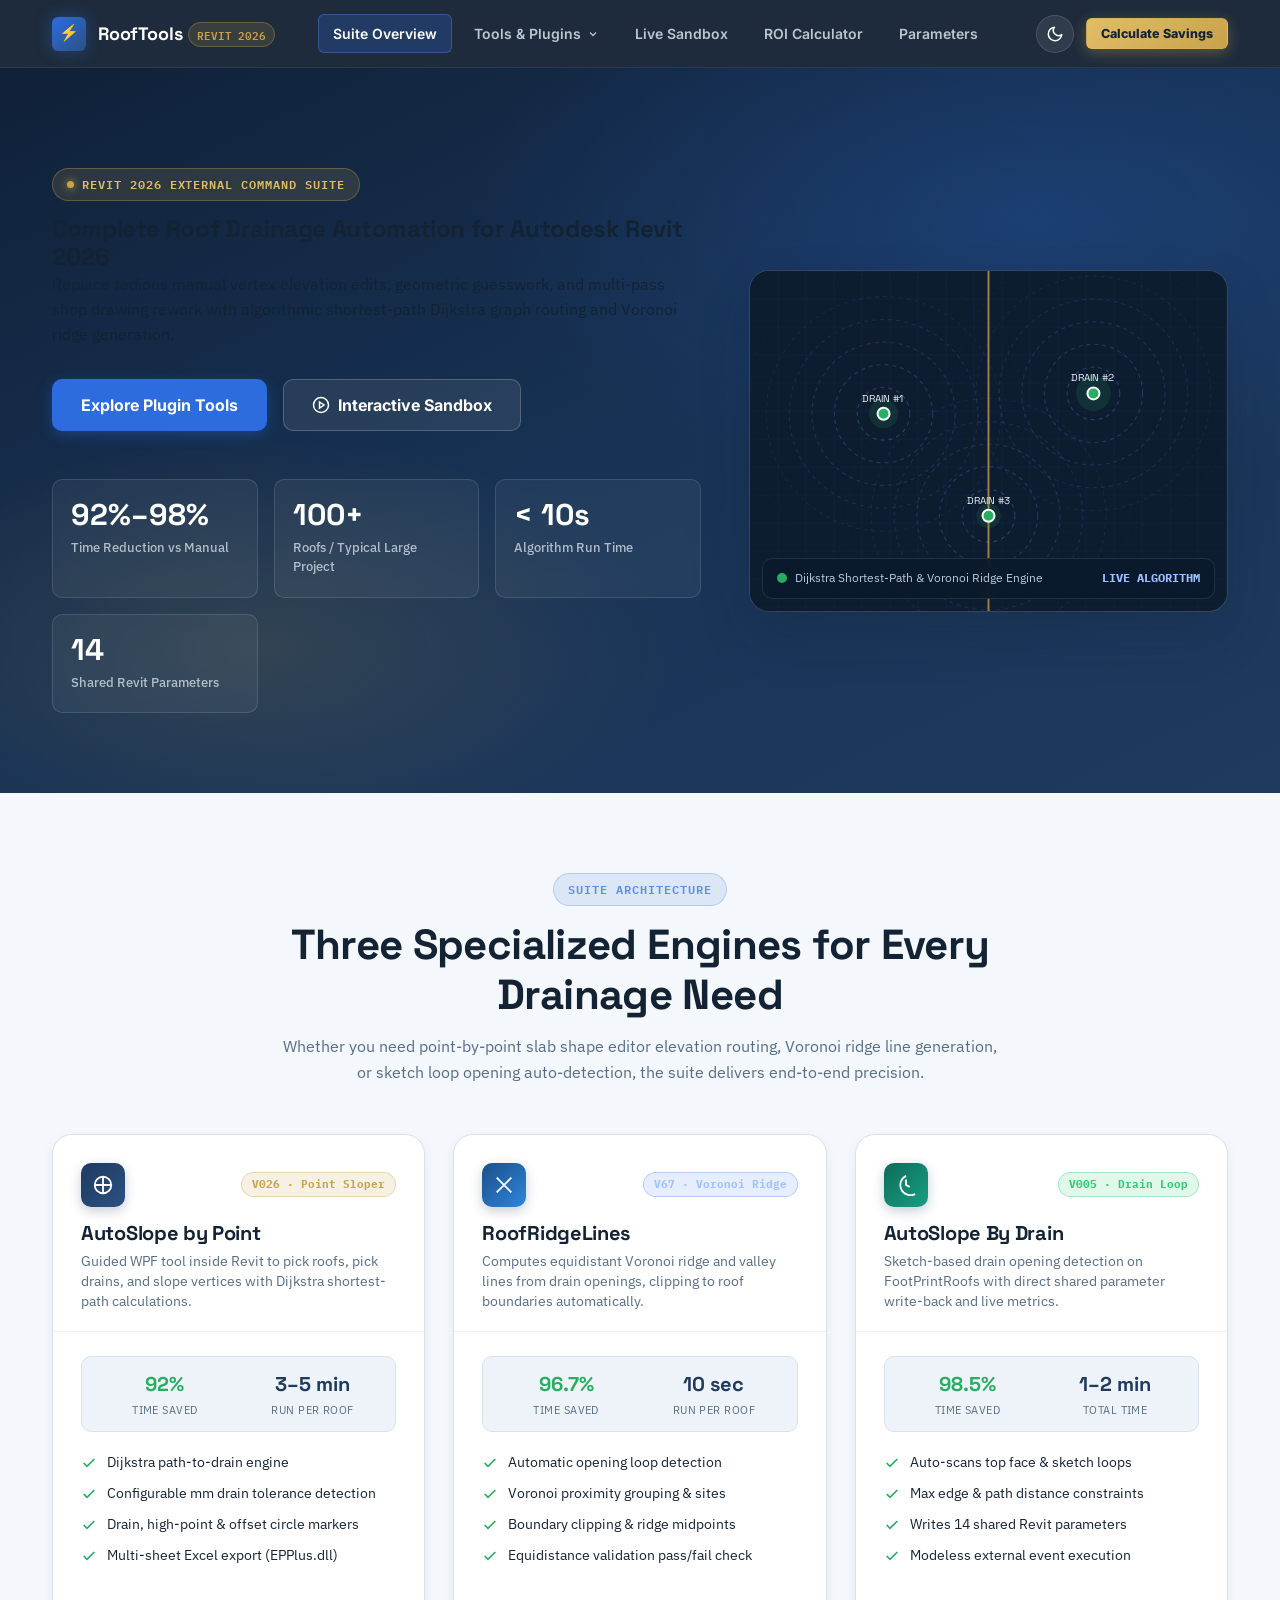
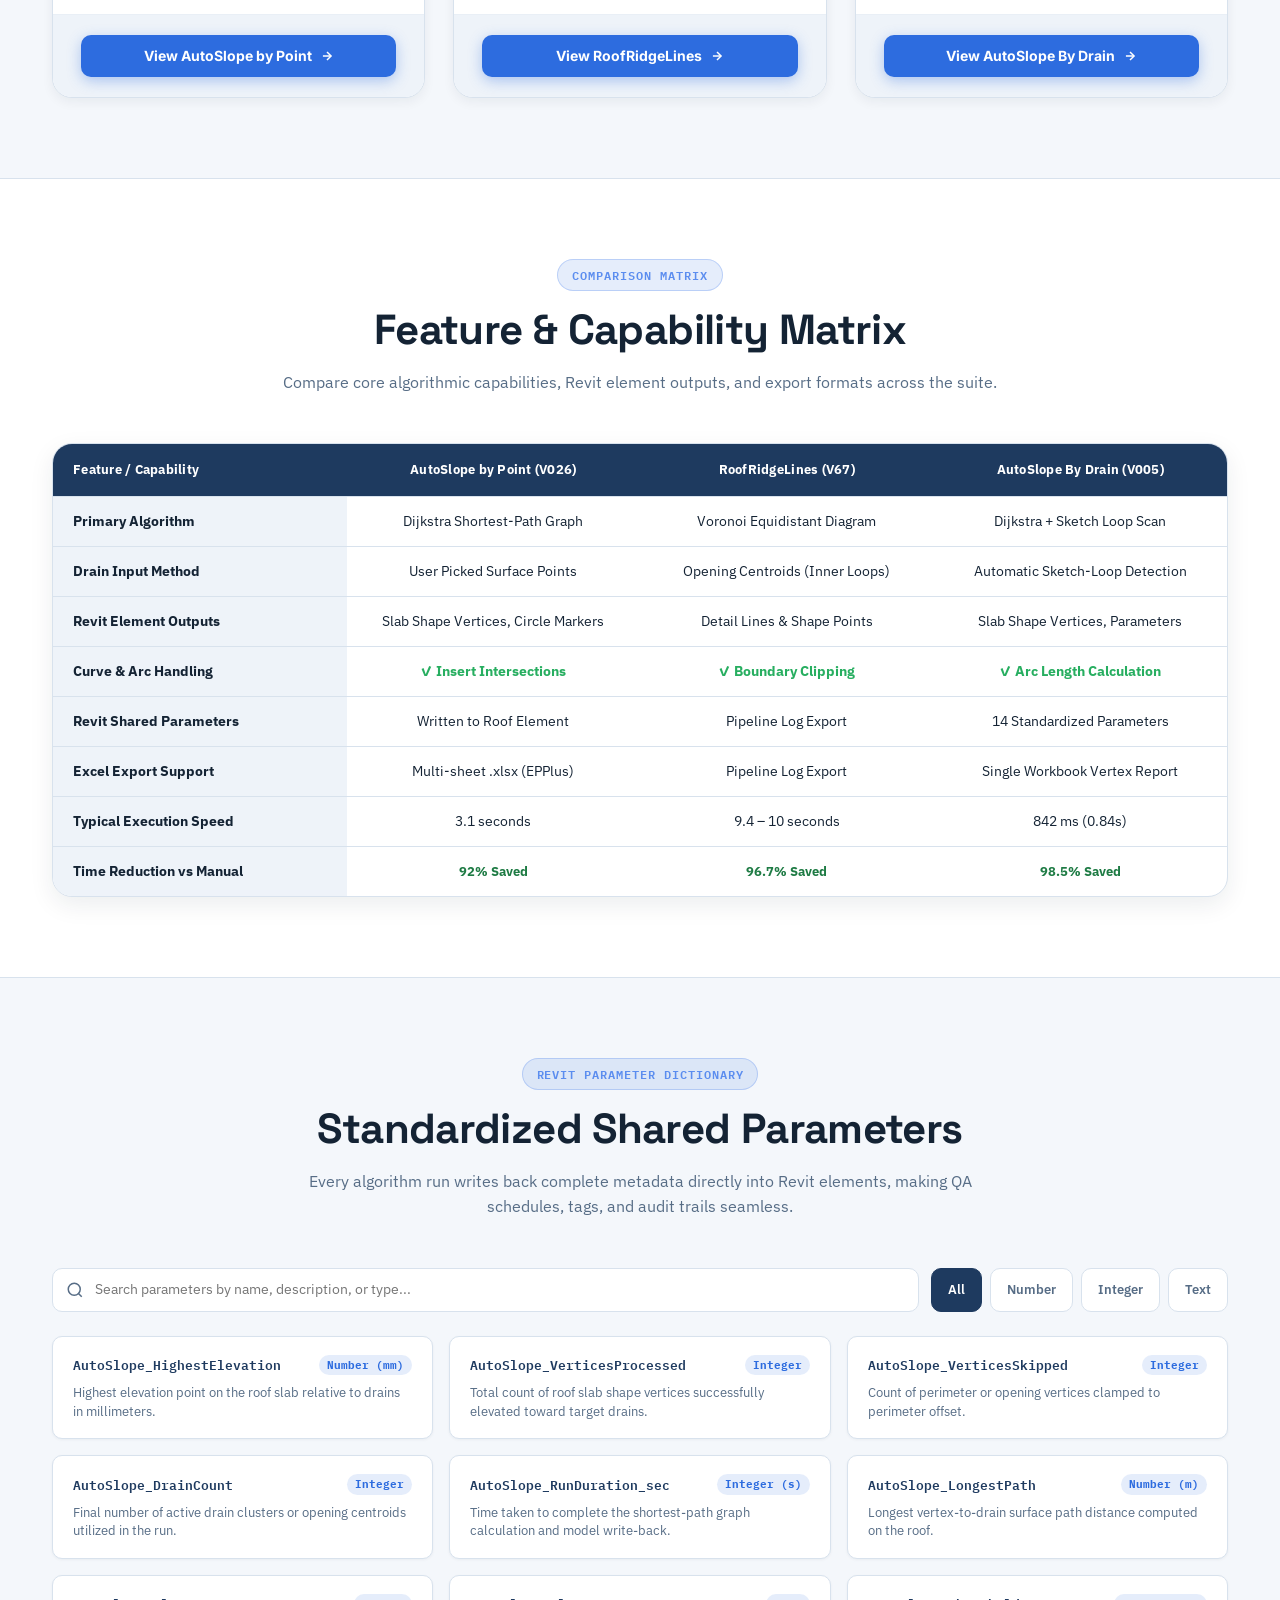
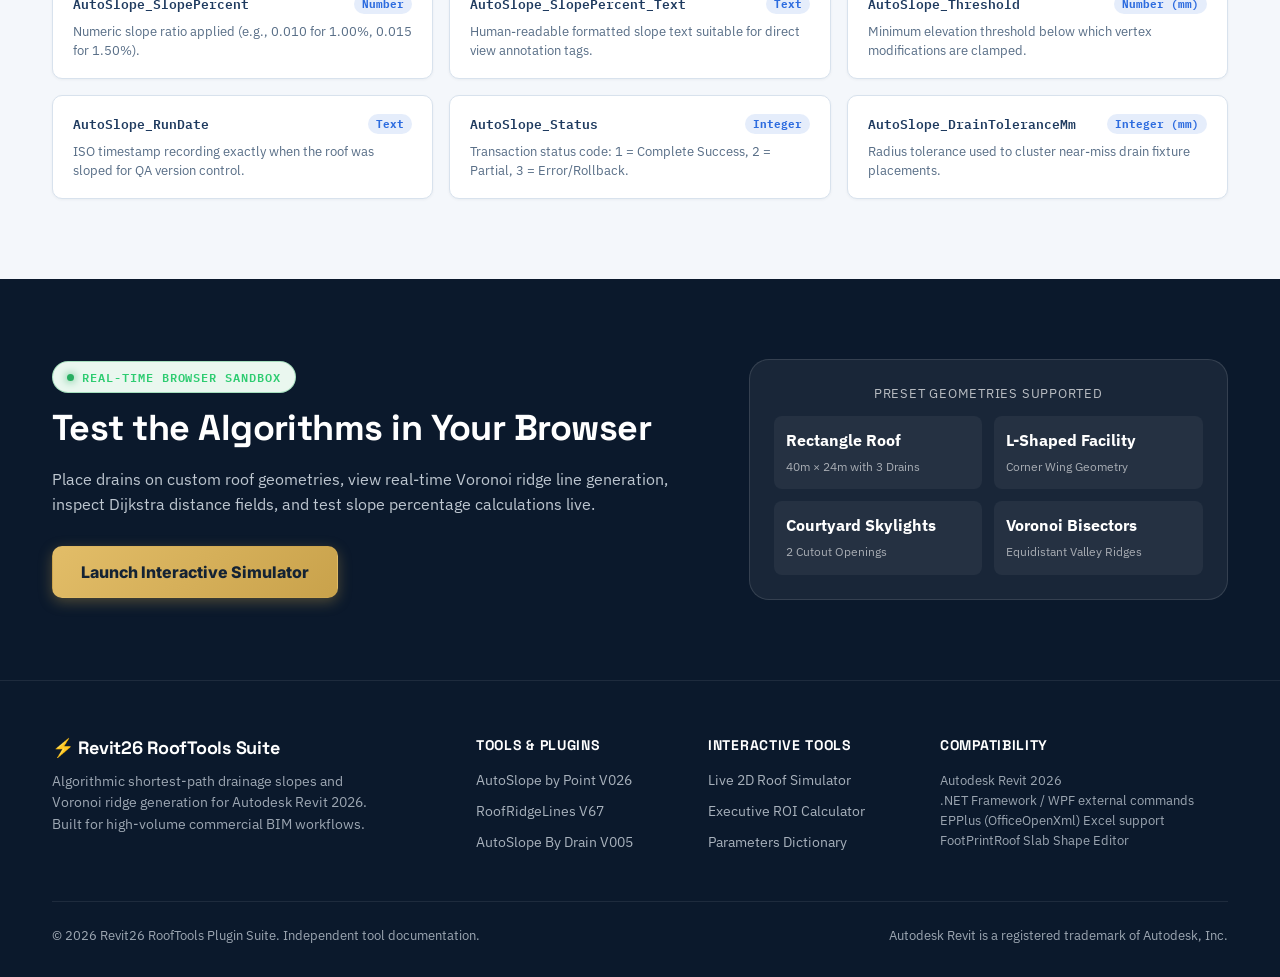
<file: index.html>
<!DOCTYPE html>
<html lang="en" data-theme="light">
<head>
  <meta charset="UTF-8">
  <meta name="viewport" content="width=device-width, initial-scale=1.0">
  <title>Revit26 RoofTools Suite — Commercial Roof Drainage Automation for Autodesk Revit 2026</title>
  <meta name="description" content="Official portal for the Revit26 RoofTools Suite — AutoSlope by Point, RoofRidgeLines Voronoi Generator, and AutoSlope By Drain. Reduce roof modeling time by over 92%.">

  <!-- Core Stylesheets -->
  <link rel="stylesheet" href="css/design-system.css">
  <link rel="stylesheet" href="css/components.css">
  <link rel="stylesheet" href="css/pages.css">
</head>
<body>

  <!-- ==================== HEADER & GLOBAL NAV ==================== -->
  <header class="site-header">
    <div class="wrap nav-container">
      <a href="index.html" class="brand-logo">
        <div class="brand-badge">⚡</div>
        <div>
          RoofTools<span class="suite-tag">REVIT 2026</span>
        </div>
      </a>

      <nav class="nav-menu">
        <a href="index.html" class="nav-link active">Suite Overview</a>

        <div class="nav-dropdown">
          <a href="#tools" class="nav-link">
            Tools &amp; Plugins
            <svg width="12" height="12" viewBox="0 0 24 24" fill="none" stroke="currentColor" stroke-width="2.5"><polyline points="6 9 12 15 18 9"></polyline></svg>
          </a>
          <div class="nav-dropdown-menu">
            <a href="autoslope-by-point.html" class="dropdown-item">
              <div class="item-title">AutoSlope by Point <span class="version-badge">V026</span></div>
              <div class="item-desc">Dijkstra shortest-path point-by-point roof sloping</div>
            </a>
            <a href="roofridgelines.html" class="dropdown-item">
              <div class="item-title">RoofRidgeLines <span class="version-badge">V67</span></div>
              <div class="item-desc">Voronoi ridge &amp; valley generator for drain openings</div>
            </a>
            <a href="autoslope-by-drain.html" class="dropdown-item">
              <div class="item-title">AutoSlope By Drain <span class="version-badge">V005</span></div>
              <div class="item-desc">Sketch loop detection &amp; 14 shared Revit parameters</div>
            </a>
          </div>
        </div>

        <a href="simulator.html" class="nav-link">Live Sandbox</a>
        <a href="roi-calculator.html" class="nav-link">ROI Calculator</a>
        <a href="#parameters" class="nav-link">Parameters</a>
      </nav>

      <div class="nav-actions">
        <button class="theme-toggle-btn" aria-label="Toggle Dark/Light Mode">
          <!-- Populated by js/app.js -->
        </button>
        <a href="roi-calculator.html" class="btn btn-gold btn-sm">Calculate Savings</a>
        <button class="mobile-toggle-btn" aria-label="Open Navigation Menu">
          <svg width="22" height="22" viewBox="0 0 24 24" fill="none" stroke="currentColor" stroke-width="2"><line x1="3" y1="12" x2="21" y2="12"></line><line x1="3" y1="6" x2="21" y2="6"></line><line x1="3" y1="18" x2="21" y2="18"></line></svg>
        </button>
      </div>
    </div>
  </header>

  <!-- ==================== HERO SECTION ==================== -->
  <section class="portal-hero">
    <div class="wrap portal-hero-grid">
      <div class="hero-content">
        <div class="eyebrow gold">
          <span class="dot"></span> Revit 2026 External Command Suite
        </div>
        <h1>
          Complete Roof Drainage Automation for <span class="gradient-text">Autodesk Revit 2026</span>
        </h1>
        <p class="lead">
          Replace tedious manual vertex elevation edits, geometric guesswork, and multi-pass shop drawing rework with algorithmic shortest-path Dijkstra graph routing and Voronoi ridge generation.
        </p>

        <div class="hero-actions">
          <a href="#tools" class="btn btn-primary btn-lg">Explore Plugin Tools</a>
          <a href="simulator.html" class="btn btn-ghost-white btn-lg">
            <svg width="18" height="18" viewBox="0 0 24 24" fill="none" stroke="currentColor" stroke-width="2"><circle cx="12" cy="12" r="10"></circle><polygon points="10 8 16 12 10 16 10 8"></polygon></svg>
            Interactive Sandbox
          </a>
        </div>

        <div class="hero-metrics-grid">
          <div class="hero-metric-card">
            <div class="num">92%–98%</div>
            <div class="lbl">Time Reduction vs Manual</div>
          </div>
          <div class="hero-metric-card">
            <div class="num">100+</div>
            <div class="lbl">Roofs / Typical Large Project</div>
          </div>
          <div class="hero-metric-card">
            <div class="num">&lt; 10s</div>
            <div class="lbl">Algorithm Run Time</div>
          </div>
          <div class="hero-metric-card">
            <div class="num">14</div>
            <div class="lbl">Shared Revit Parameters</div>
          </div>
        </div>
      </div>

      <!-- Animated Visual Hero Canvas -->
      <div class="hero-visual-card">
        <div class="hero-canvas-container">
          <canvas id="heroRoofCanvas"></canvas>
          <div class="hero-canvas-overlay">
            <div style="display:flex;align-items:center;gap:8px;">
              <span class="dot-swatch green"></span>
              <span>Dijkstra Shortest-Path &amp; Voronoi Ridge Engine</span>
            </div>
            <span style="font-family:var(--font-mono);font-weight:700;color:#9FC1FF;">LIVE ALGORITHM</span>
          </div>
        </div>
      </div>
    </div>
  </section>

  <!-- ==================== SUITE MODULES SHOWCASE ==================== -->
  <section class="section" id="tools">
    <div class="wrap">
      <div class="section-head">
        <div class="eyebrow">Suite Architecture</div>
        <h2 class="section-title">Three Specialized Engines for Every Drainage Need</h2>
        <p class="section-desc">
          Whether you need point-by-point slab shape editor elevation routing, Voronoi ridge line generation, or sketch loop opening auto-detection, the suite delivers end-to-end precision.
        </p>
      </div>

      <div class="suite-modules-grid">
        <!-- Module 1: AutoSlope by Point (V026) -->
        <div class="module-card">
          <div class="module-card-header">
            <div class="module-tag-row">
              <div class="module-icon-wrap">
                <svg width="22" height="22" viewBox="0 0 24 24" fill="none" stroke="currentColor" stroke-width="2"><circle cx="12" cy="12" r="9"></circle><path d="M12 3v18M3 12h18"></path></svg>
              </div>
              <span class="module-version-tag">V026 · Point Sloper</span>
            </div>
            <h3>AutoSlope by Point</h3>
            <p>Guided WPF tool inside Revit to pick roofs, pick drains, and slope vertices with Dijkstra shortest-path calculations.</p>
          </div>

          <div class="module-card-body">
            <div class="module-stats-mini">
              <div>
                <div class="module-stat-val" style="color:var(--emerald);">92%</div>
                <div class="module-stat-lbl">Time Saved</div>
              </div>
              <div>
                <div class="module-stat-val">3–5 min</div>
                <div class="module-stat-lbl">Run per Roof</div>
              </div>
            </div>

            <div class="module-features-list">
              <div class="module-feature-item">
                <svg width="16" height="16" viewBox="0 0 24 24" fill="none" stroke="currentColor" stroke-width="2.5"><polyline points="20 6 9 17 4 12"></polyline></svg>
                <span>Dijkstra path-to-drain engine</span>
              </div>
              <div class="module-feature-item">
                <svg width="16" height="16" viewBox="0 0 24 24" fill="none" stroke="currentColor" stroke-width="2.5"><polyline points="20 6 9 17 4 12"></polyline></svg>
                <span>Configurable mm drain tolerance detection</span>
              </div>
              <div class="module-feature-item">
                <svg width="16" height="16" viewBox="0 0 24 24" fill="none" stroke="currentColor" stroke-width="2.5"><polyline points="20 6 9 17 4 12"></polyline></svg>
                <span>Drain, high-point &amp; offset circle markers</span>
              </div>
              <div class="module-feature-item">
                <svg width="16" height="16" viewBox="0 0 24 24" fill="none" stroke="currentColor" stroke-width="2.5"><polyline points="20 6 9 17 4 12"></polyline></svg>
                <span>Multi-sheet Excel export (EPPlus.dll)</span>
              </div>
            </div>
          </div>

          <div class="module-card-footer">
            <a href="autoslope-by-point.html" class="btn btn-primary" style="width:100%;">
              View AutoSlope by Point
              <svg width="14" height="14" viewBox="0 0 24 24" fill="none" stroke="currentColor" stroke-width="2.5"><line x1="5" y1="12" x2="19" y2="12"></line><polyline points="12 5 19 12 12 19"></polyline></svg>
            </a>
          </div>
        </div>

        <!-- Module 2: RoofRidgeLines (V67) -->
        <div class="module-card">
          <div class="module-card-header">
            <div class="module-tag-row">
              <div class="module-icon-wrap" style="background:linear-gradient(135deg, #1B4F86, #2E86DE);">
                <svg width="22" height="22" viewBox="0 0 24 24" fill="none" stroke="currentColor" stroke-width="2"><path d="M4 4l16 16M4 20L20 4"></path></svg>
              </div>
              <span class="module-version-tag" style="color:#9FC1FF;background:rgba(91,141,239,0.15);border-color:rgba(91,141,239,0.35);">V67 · Voronoi Ridge</span>
            </div>
            <h3>RoofRidgeLines</h3>
            <p>Computes equidistant Voronoi ridge and valley lines from drain openings, clipping to roof boundaries automatically.</p>
          </div>

          <div class="module-card-body">
            <div class="module-stats-mini">
              <div>
                <div class="module-stat-val" style="color:var(--emerald);">96.7%</div>
                <div class="module-stat-lbl">Time Saved</div>
              </div>
              <div>
                <div class="module-stat-val">10 sec</div>
                <div class="module-stat-lbl">Run per Roof</div>
              </div>
            </div>

            <div class="module-features-list">
              <div class="module-feature-item">
                <svg width="16" height="16" viewBox="0 0 24 24" fill="none" stroke="currentColor" stroke-width="2.5"><polyline points="20 6 9 17 4 12"></polyline></svg>
                <span>Automatic opening loop detection</span>
              </div>
              <div class="module-feature-item">
                <svg width="16" height="16" viewBox="0 0 24 24" fill="none" stroke="currentColor" stroke-width="2.5"><polyline points="20 6 9 17 4 12"></polyline></svg>
                <span>Voronoi proximity grouping &amp; sites</span>
              </div>
              <div class="module-feature-item">
                <svg width="16" height="16" viewBox="0 0 24 24" fill="none" stroke="currentColor" stroke-width="2.5"><polyline points="20 6 9 17 4 12"></polyline></svg>
                <span>Boundary clipping &amp; ridge midpoints</span>
              </div>
              <div class="module-feature-item">
                <svg width="16" height="16" viewBox="0 0 24 24" fill="none" stroke="currentColor" stroke-width="2.5"><polyline points="20 6 9 17 4 12"></polyline></svg>
                <span>Equidistance validation pass/fail check</span>
              </div>
            </div>
          </div>

          <div class="module-card-footer">
            <a href="roofridgelines.html" class="btn btn-primary" style="width:100%;">
              View RoofRidgeLines
              <svg width="14" height="14" viewBox="0 0 24 24" fill="none" stroke="currentColor" stroke-width="2.5"><line x1="5" y1="12" x2="19" y2="12"></line><polyline points="12 5 19 12 12 19"></polyline></svg>
            </a>
          </div>
        </div>

        <!-- Module 3: AutoSlope By Drain (V005) -->
        <div class="module-card">
          <div class="module-card-header">
            <div class="module-tag-row">
              <div class="module-icon-wrap" style="background:linear-gradient(135deg, #0E6B58, #16A085);">
                <svg width="22" height="22" viewBox="0 0 24 24" fill="none" stroke="currentColor" stroke-width="2"><path d="M12 2a10 10 0 1 0 10 20 10 10 0 0 0-20z"></path><path d="M12 6v6l4 2"></path></svg>
              </div>
              <span class="module-version-tag" style="color:#2ECC71;background:rgba(46,204,113,0.15);border-color:rgba(46,204,113,0.35);">V005 · Drain Loop</span>
            </div>
            <h3>AutoSlope By Drain</h3>
            <p>Sketch-based drain opening detection on FootPrintRoofs with direct shared parameter write-back and live metrics.</p>
          </div>

          <div class="module-card-body">
            <div class="module-stats-mini">
              <div>
                <div class="module-stat-val" style="color:var(--emerald);">98.5%</div>
                <div class="module-stat-lbl">Time Saved</div>
              </div>
              <div>
                <div class="module-stat-val">1–2 min</div>
                <div class="module-stat-lbl">Total Time</div>
              </div>
            </div>

            <div class="module-features-list">
              <div class="module-feature-item">
                <svg width="16" height="16" viewBox="0 0 24 24" fill="none" stroke="currentColor" stroke-width="2.5"><polyline points="20 6 9 17 4 12"></polyline></svg>
                <span>Auto-scans top face &amp; sketch loops</span>
              </div>
              <div class="module-feature-item">
                <svg width="16" height="16" viewBox="0 0 24 24" fill="none" stroke="currentColor" stroke-width="2.5"><polyline points="20 6 9 17 4 12"></polyline></svg>
                <span>Max edge &amp; path distance constraints</span>
              </div>
              <div class="module-feature-item">
                <svg width="16" height="16" viewBox="0 0 24 24" fill="none" stroke="currentColor" stroke-width="2.5"><polyline points="20 6 9 17 4 12"></polyline></svg>
                <span>Writes 14 shared Revit parameters</span>
              </div>
              <div class="module-feature-item">
                <svg width="16" height="16" viewBox="0 0 24 24" fill="none" stroke="currentColor" stroke-width="2.5"><polyline points="20 6 9 17 4 12"></polyline></svg>
                <span>Modeless external event execution</span>
              </div>
            </div>
          </div>

          <div class="module-card-footer">
            <a href="autoslope-by-drain.html" class="btn btn-primary" style="width:100%;">
              View AutoSlope By Drain
              <svg width="14" height="14" viewBox="0 0 24 24" fill="none" stroke="currentColor" stroke-width="2.5"><line x1="5" y1="12" x2="19" y2="12"></line><polyline points="12 5 19 12 12 19"></polyline></svg>
            </a>
          </div>
        </div>
      </div>
    </div>
  </section>

  <!-- ==================== CROSS-TOOL MATRIX ==================== -->
  <section class="section band-alt">
    <div class="wrap">
      <div class="section-head">
        <div class="eyebrow">Comparison Matrix</div>
        <h2 class="section-title">Feature &amp; Capability Matrix</h2>
        <p class="section-desc">
          Compare core algorithmic capabilities, Revit element outputs, and export formats across the suite.
        </p>
      </div>

      <div class="matrix-table-card">
        <table class="matrix-table">
          <thead>
            <tr>
              <th>Feature / Capability</th>
              <th class="tool-header">AutoSlope by Point (V026)</th>
              <th class="tool-header">RoofRidgeLines (V67)</th>
              <th class="tool-header">AutoSlope By Drain (V005)</th>
            </tr>
          </thead>
          <tbody>
            <tr>
              <td class="feature-title">Primary Algorithm</td>
              <td class="tool-cell">Dijkstra Shortest-Path Graph</td>
              <td class="tool-cell">Voronoi Equidistant Diagram</td>
              <td class="tool-cell">Dijkstra + Sketch Loop Scan</td>
            </tr>
            <tr>
              <td class="feature-title">Drain Input Method</td>
              <td class="tool-cell">User Picked Surface Points</td>
              <td class="tool-cell">Opening Centroids (Inner Loops)</td>
              <td class="tool-cell">Automatic Sketch-Loop Detection</td>
            </tr>
            <tr>
              <td class="feature-title">Revit Element Outputs</td>
              <td class="tool-cell">Slab Shape Vertices, Circle Markers</td>
              <td class="tool-cell">Detail Lines &amp; Shape Points</td>
              <td class="tool-cell">Slab Shape Vertices, Parameters</td>
            </tr>
            <tr>
              <td class="feature-title">Curve &amp; Arc Handling</td>
              <td class="tool-cell"><span style="color:var(--emerald);font-weight:700;">✓ Insert Intersections</span></td>
              <td class="tool-cell"><span style="color:var(--emerald);font-weight:700;">✓ Boundary Clipping</span></td>
              <td class="tool-cell"><span style="color:var(--emerald);font-weight:700;">✓ Arc Length Calculation</span></td>
            </tr>
            <tr>
              <td class="feature-title">Revit Shared Parameters</td>
              <td class="tool-cell">Written to Roof Element</td>
              <td class="tool-cell">Pipeline Log Export</td>
              <td class="tool-cell">14 Standardized Parameters</td>
            </tr>
            <tr>
              <td class="feature-title">Excel Export Support</td>
              <td class="tool-cell">Multi-sheet .xlsx (EPPlus)</td>
              <td class="tool-cell">Pipeline Log Export</td>
              <td class="tool-cell">Single Workbook Vertex Report</td>
            </tr>
            <tr>
              <td class="feature-title">Typical Execution Speed</td>
              <td class="tool-cell">3.1 seconds</td>
              <td class="tool-cell">9.4 – 10 seconds</td>
              <td class="tool-cell">842 ms (0.84s)</td>
            </tr>
            <tr>
              <td class="feature-title">Time Reduction vs Manual</td>
              <td class="tool-cell"><span class="tag-status green">92% Saved</span></td>
              <td class="tool-cell"><span class="tag-status green">96.7% Saved</span></td>
              <td class="tool-cell"><span class="tag-status green">98.5% Saved</span></td>
            </tr>
          </tbody>
        </table>
      </div>
    </div>
  </section>

  <!-- ==================== SHARED PARAMETERS DIRECTORY ==================== -->
  <section class="section" id="parameters">
    <div class="wrap">
      <div class="section-head">
        <div class="eyebrow">Revit Parameter Dictionary</div>
        <h2 class="section-title">Standardized Shared Parameters</h2>
        <p class="section-desc">
          Every algorithm run writes back complete metadata directly into Revit elements, making QA schedules, tags, and audit trails seamless.
        </p>
      </div>

      <div class="param-search-bar">
        <div class="search-input-wrap">
          <svg width="18" height="18" viewBox="0 0 24 24" fill="none" stroke="currentColor" stroke-width="2"><circle cx="11" cy="11" r="8"></circle><line x1="21" y1="21" x2="16.65" y2="16.65"></line></svg>
          <input type="text" id="paramSearchInput" placeholder="Search parameters by name, description, or type...">
        </div>
        <div style="display:flex;gap:8px;">
          <button class="param-filter-btn active" data-filter="all">All</button>
          <button class="param-filter-btn" data-filter="number">Number</button>
          <button class="param-filter-btn" data-filter="integer">Integer</button>
          <button class="param-filter-btn" data-filter="text">Text</button>
        </div>
      </div>

      <div class="param-grid" id="paramGrid">
        <div class="param-card" data-name="AutoSlope_HighestElevation" data-desc="Highest elevation point on the roof slab relative to drains in millimeters" data-type="number">
          <div class="param-card-head">
            <span class="param-name">AutoSlope_HighestElevation</span>
            <span class="param-badge">Number (mm)</span>
          </div>
          <p class="param-desc">Highest elevation point on the roof slab relative to drains in millimeters.</p>
        </div>

        <div class="param-card" data-name="AutoSlope_VerticesProcessed" data-desc="Count of vertices successfully routed to nearest drain" data-type="integer">
          <div class="param-card-head">
            <span class="param-name">AutoSlope_VerticesProcessed</span>
            <span class="param-badge">Integer</span>
          </div>
          <p class="param-desc">Total count of roof slab shape vertices successfully elevated toward target drains.</p>
        </div>

        <div class="param-card" data-name="AutoSlope_VerticesSkipped" data-desc="Count of boundary vertices skipped outside threshold or offset" data-type="integer">
          <div class="param-card-head">
            <span class="param-name">AutoSlope_VerticesSkipped</span>
            <span class="param-badge">Integer</span>
          </div>
          <p class="param-desc">Count of perimeter or opening vertices clamped to perimeter offset.</p>
        </div>

        <div class="param-card" data-name="AutoSlope_DrainCount" data-desc="Final number of active drain clusters used for calculation" data-type="integer">
          <div class="param-card-head">
            <span class="param-name">AutoSlope_DrainCount</span>
            <span class="param-badge">Integer</span>
          </div>
          <p class="param-desc">Final number of active drain clusters or opening centroids utilized in the run.</p>
        </div>

        <div class="param-card" data-name="AutoSlope_RunDuration_sec" data-desc="Algorithm execution time in seconds" data-type="integer">
          <div class="param-card-head">
            <span class="param-name">AutoSlope_RunDuration_sec</span>
            <span class="param-badge">Integer (s)</span>
          </div>
          <p class="param-desc">Time taken to complete the shortest-path graph calculation and model write-back.</p>
        </div>

        <div class="param-card" data-name="AutoSlope_LongestPath" data-desc="Longest vertex-to-drain Dijkstra path distance in meters" data-type="number">
          <div class="param-card-head">
            <span class="param-name">AutoSlope_LongestPath</span>
            <span class="param-badge">Number (m)</span>
          </div>
          <p class="param-desc">Longest vertex-to-drain surface path distance computed on the roof.</p>
        </div>

        <div class="param-card" data-name="AutoSlope_SlopePercent" data-desc="Slope ratio applied (e.g. 0.015 for 1.5%)" data-type="number">
          <div class="param-card-head">
            <span class="param-name">AutoSlope_SlopePercent</span>
            <span class="param-badge">Number</span>
          </div>
          <p class="param-desc">Numeric slope ratio applied (e.g., 0.010 for 1.00%, 0.015 for 1.50%).</p>
        </div>

        <div class="param-card" data-name="AutoSlope_SlopePercent_Text" data-desc="Human-readable slope text for annotations (e.g. 1.5%)" data-type="text">
          <div class="param-card-head">
            <span class="param-name">AutoSlope_SlopePercent_Text</span>
            <span class="param-badge">Text</span>
          </div>
          <p class="param-desc">Human-readable formatted slope text suitable for direct view annotation tags.</p>
        </div>

        <div class="param-card" data-name="AutoSlope_Threshold" data-desc="Minimum elevation threshold applied in millimeters" data-type="number">
          <div class="param-card-head">
            <span class="param-name">AutoSlope_Threshold</span>
            <span class="param-badge">Number (mm)</span>
          </div>
          <p class="param-desc">Minimum elevation threshold below which vertex modifications are clamped.</p>
        </div>

        <div class="param-card" data-name="AutoSlope_RunDate" data-desc="Timestamp of the algorithm run" data-type="text">
          <div class="param-card-head">
            <span class="param-name">AutoSlope_RunDate</span>
            <span class="param-badge">Text</span>
          </div>
          <p class="param-desc">ISO timestamp recording exactly when the roof was sloped for QA version control.</p>
        </div>

        <div class="param-card" data-name="AutoSlope_Status" data-desc="Execution status code (1=OK, 2=Partial, 3=Failed)" data-type="integer">
          <div class="param-card-head">
            <span class="param-name">AutoSlope_Status</span>
            <span class="param-badge">Integer</span>
          </div>
          <p class="param-desc">Transaction status code: 1 = Complete Success, 2 = Partial, 3 = Error/Rollback.</p>
        </div>

        <div class="param-card" data-name="AutoSlope_DrainToleranceMm" data-desc="Drain proximity grouping radius in millimeters" data-type="integer">
          <div class="param-card-head">
            <span class="param-name">AutoSlope_DrainToleranceMm</span>
            <span class="param-badge">Integer (mm)</span>
          </div>
          <p class="param-desc">Radius tolerance used to cluster near-miss drain fixture placements.</p>
        </div>
      </div>
    </div>
  </section>

  <!-- ==================== INTERACTIVE SANDBOX TEASER ==================== -->
  <section class="section" style="background:var(--navy-deep);color:#fff;">
    <div class="wrap">
      <div class="portal-hero-grid">
        <div>
          <div class="eyebrow emerald">
            <span class="dot"></span> Real-Time Browser Sandbox
          </div>
          <h2 style="font-size:36px;color:#fff;margin-bottom:16px;">Test the Algorithms in Your Browser</h2>
          <p style="color:rgba(235,242,250,0.8);font-size:16px;line-height:1.6;margin-bottom:28px;">
            Place drains on custom roof geometries, view real-time Voronoi ridge line generation, inspect Dijkstra distance fields, and test slope percentage calculations live.
          </p>
          <a href="simulator.html" class="btn btn-gold btn-lg">Launch Interactive Simulator</a>
        </div>
        <div style="background:rgba(255,255,255,0.06);border:1px solid rgba(255,255,255,0.12);border-radius:var(--radius-xl);padding:24px;text-align:center;">
          <div style="font-size:13px;color:rgba(255,255,255,0.7);text-transform:uppercase;letter-spacing:0.06em;margin-bottom:12px;">Preset Geometries Supported</div>
          <div style="display:grid;grid-template-columns:1fr 1fr;gap:12px;text-align:left;">
            <div style="background:rgba(255,255,255,0.05);padding:12px;border-radius:8px;">
              <b style="color:#fff;display:block;">Rectangle Roof</b>
              <span style="font-size:12px;color:rgba(255,255,255,0.6);">40m × 24m with 3 Drains</span>
            </div>
            <div style="background:rgba(255,255,255,0.05);padding:12px;border-radius:8px;">
              <b style="color:#fff;display:block;">L-Shaped Facility</b>
              <span style="font-size:12px;color:rgba(255,255,255,0.6);">Corner Wing Geometry</span>
            </div>
            <div style="background:rgba(255,255,255,0.05);padding:12px;border-radius:8px;">
              <b style="color:#fff;display:block;">Courtyard Skylights</b>
              <span style="font-size:12px;color:rgba(255,255,255,0.6);">2 Cutout Openings</span>
            </div>
            <div style="background:rgba(255,255,255,0.05);padding:12px;border-radius:8px;">
              <b style="color:#fff;display:block;">Voronoi Bisectors</b>
              <span style="font-size:12px;color:rgba(255,255,255,0.6);">Equidistant Valley Ridges</span>
            </div>
          </div>
        </div>
      </div>
    </div>
  </section>

  <!-- ==================== FOOTER ==================== -->
  <footer class="site-footer">
    <div class="wrap">
      <div class="footer-grid">
        <div class="footer-brand">
          <h4>⚡ Revit26 RoofTools Suite</h4>
          <p>
            Algorithmic shortest-path drainage slopes and Voronoi ridge generation for Autodesk Revit 2026. Built for high-volume commercial BIM workflows.
          </p>
        </div>

        <div class="footer-col">
          <h5>Tools &amp; Plugins</h5>
          <div class="footer-links">
            <a href="autoslope-by-point.html">AutoSlope by Point V026</a>
            <a href="roofridgelines.html">RoofRidgeLines V67</a>
            <a href="autoslope-by-drain.html">AutoSlope By Drain V005</a>
          </div>
        </div>

        <div class="footer-col">
          <h5>Interactive Tools</h5>
          <div class="footer-links">
            <a href="simulator.html">Live 2D Roof Simulator</a>
            <a href="roi-calculator.html">Executive ROI Calculator</a>
            <a href="#parameters">Parameters Dictionary</a>
          </div>
        </div>

        <div class="footer-col">
          <h5>Compatibility</h5>
          <p style="font-size:12.5px;line-height:1.6;">
            Autodesk Revit 2026<br>
            .NET Framework / WPF external commands<br>
            EPPlus (OfficeOpenXml) Excel support<br>
            FootPrintRoof Slab Shape Editor
          </p>
        </div>
      </div>

      <div class="footer-bottom">
        <div>© 2026 Revit26 RoofTools Plugin Suite. Independent tool documentation.</div>
        <div>Autodesk Revit is a registered trademark of Autodesk, Inc.</div>
      </div>
    </div>
  </footer>

  <!-- Scripts -->
  <script src="js/app.js"></script>
  <script src="js/calculators.js"></script>
</body>
</html>
</file>
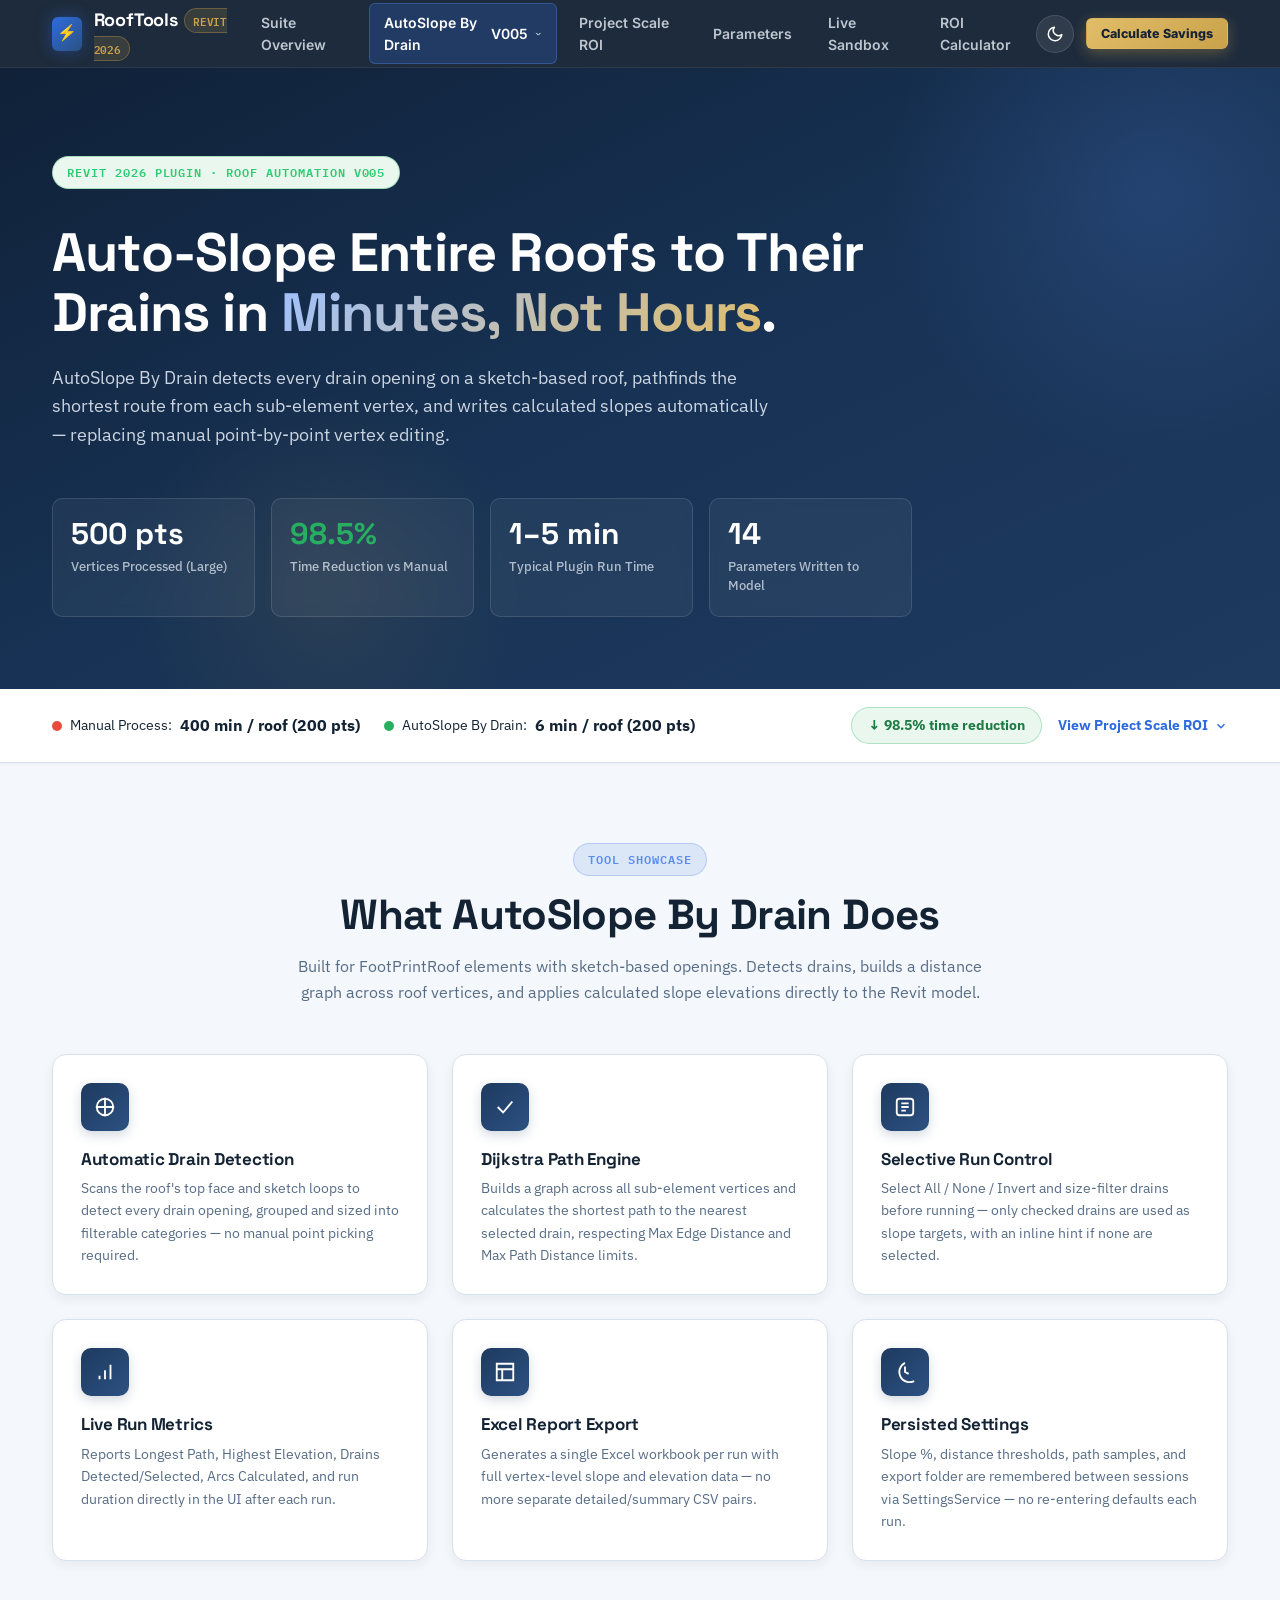
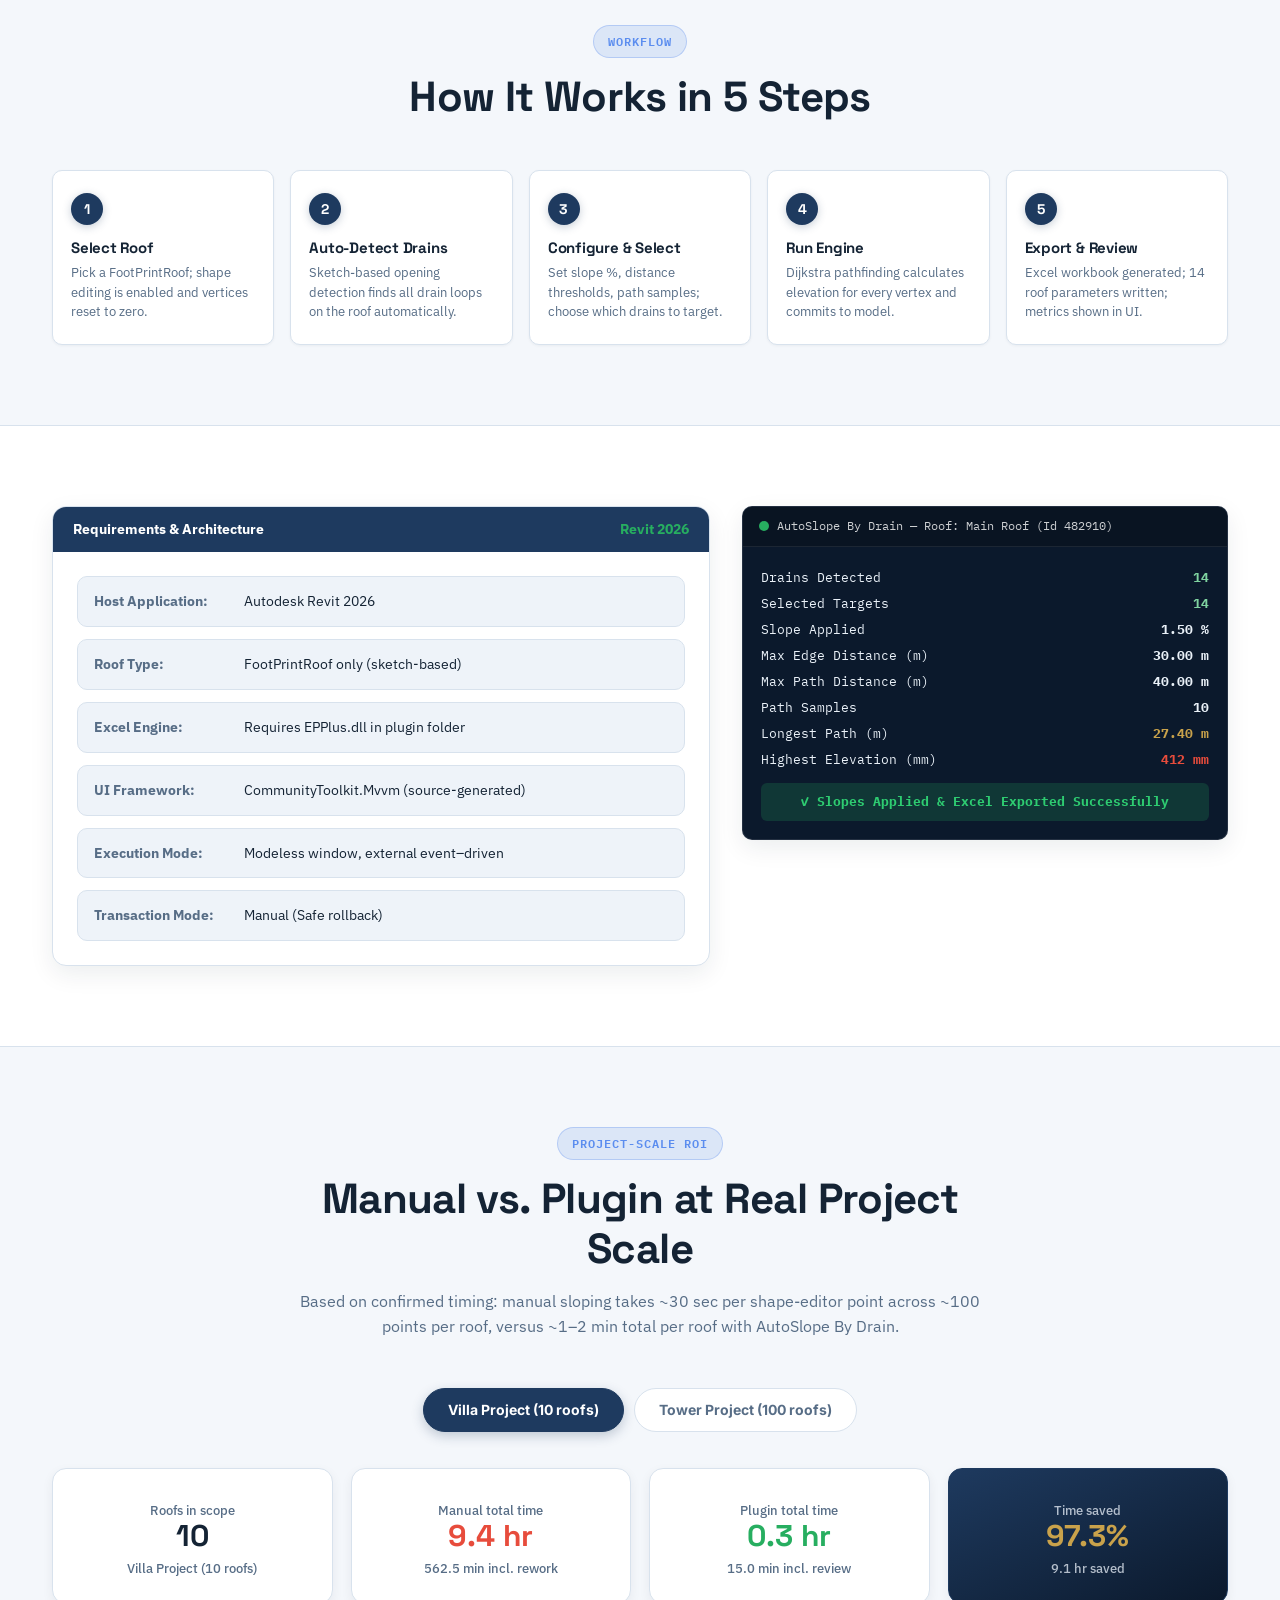
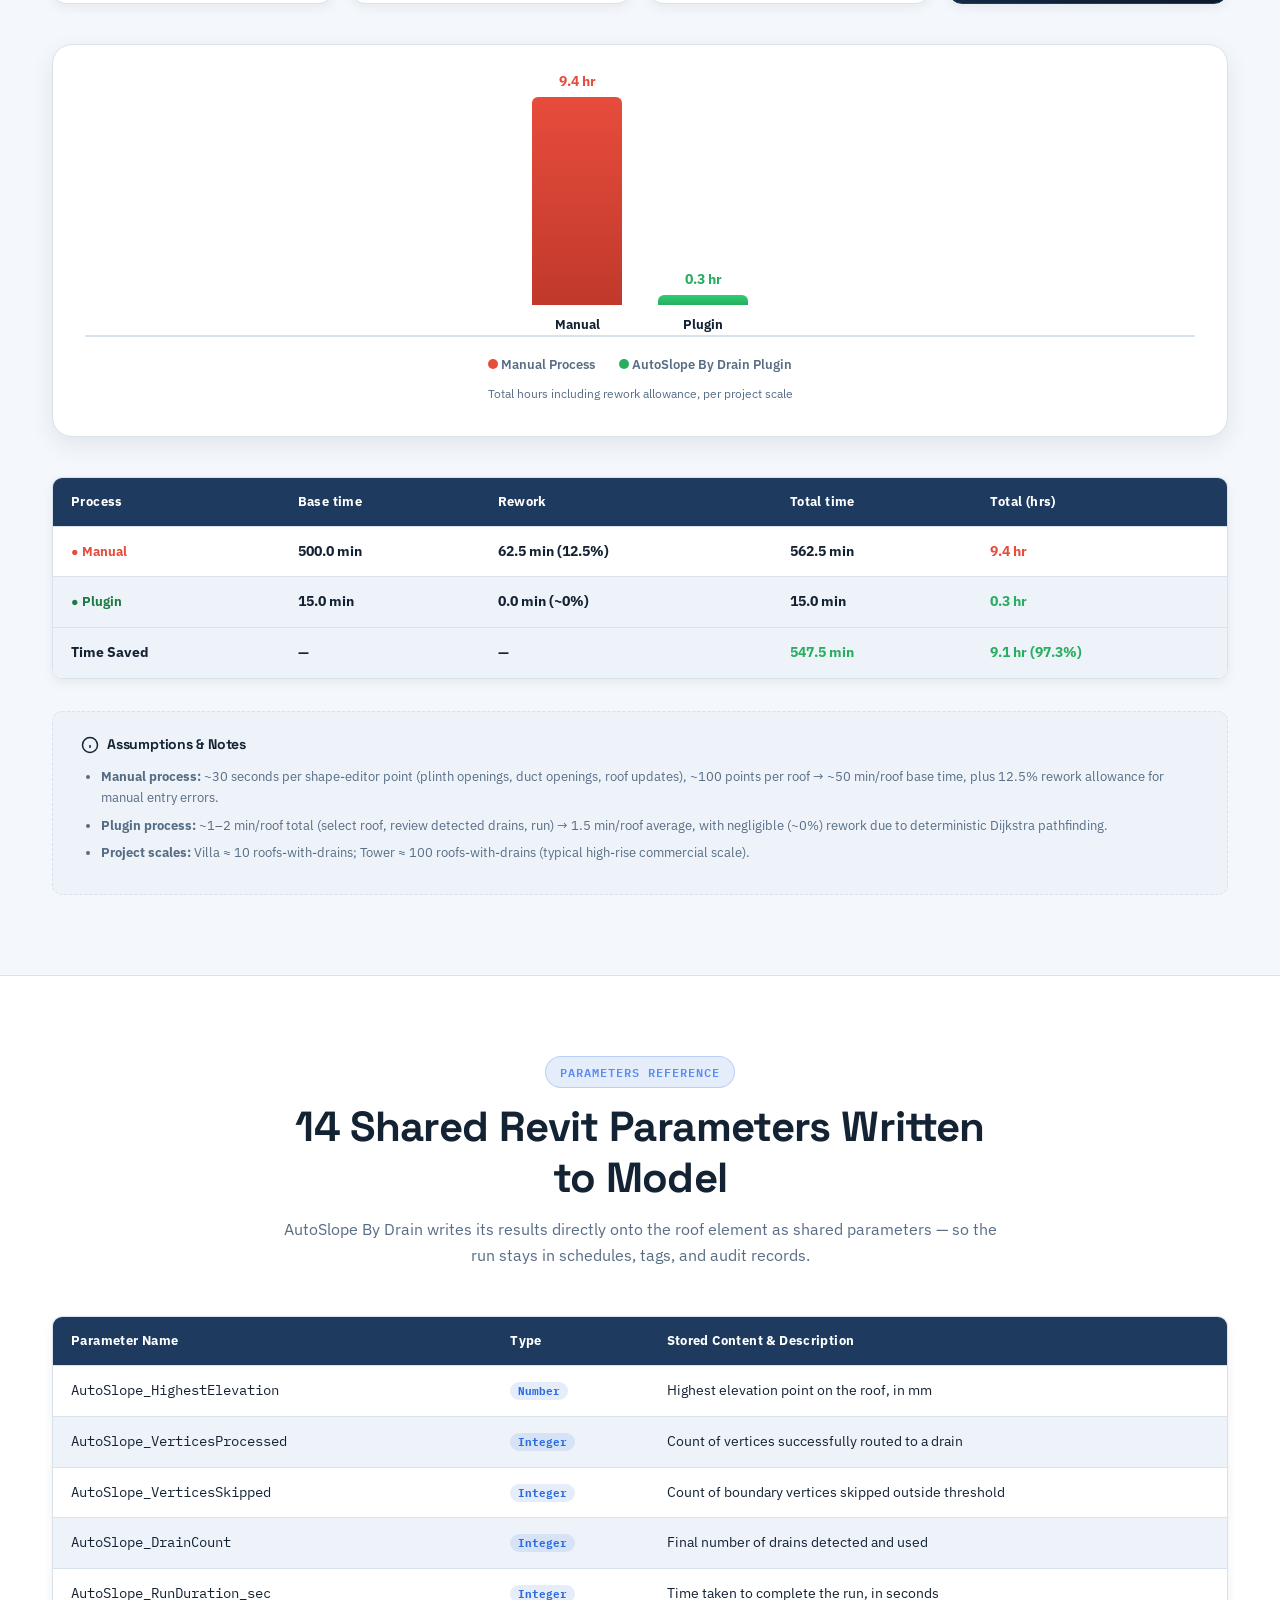
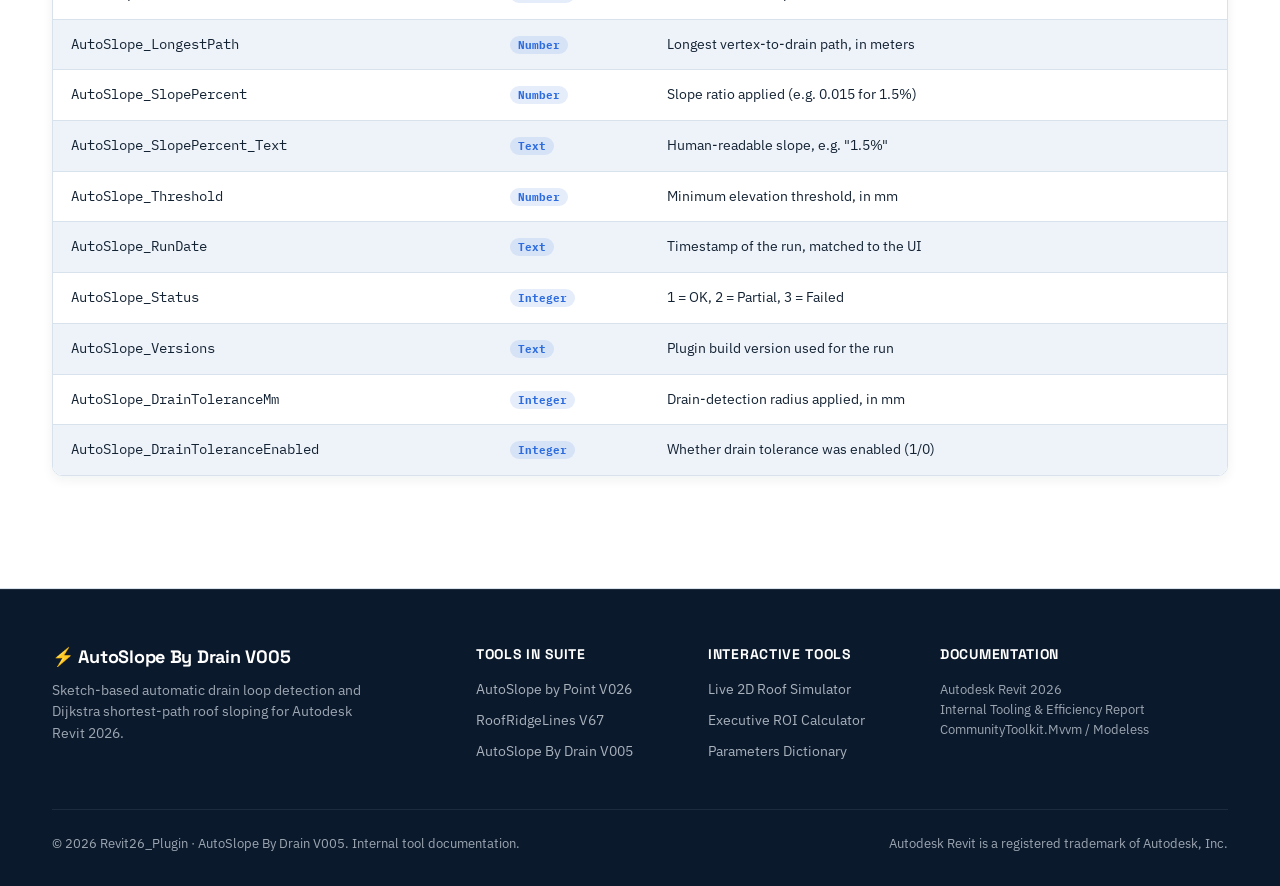
<file: autoslope-by-drain.html>
<!DOCTYPE html>
<html lang="en" data-theme="light">
<head>
  <meta charset="UTF-8">
  <meta name="viewport" content="width=device-width, initial-scale=1.0">
  <title>AutoSlope By Drain V005 — Sketch-Based Roof Automation for Autodesk Revit 2026</title>
  <meta name="description" content="Automatic sketch-based drain opening detection, Dijkstra shortest-path roof sloping, and 14 shared Revit parameter write-back for Revit 2026.">

  <!-- Core Stylesheets -->
  <link rel="stylesheet" href="css/design-system.css">
  <link rel="stylesheet" href="css/components.css">
  <link rel="stylesheet" href="css/pages.css">
</head>
<body>

  <!-- ==================== HEADER & GLOBAL NAV ==================== -->
  <header class="site-header">
    <div class="wrap nav-container">
      <a href="index.html" class="brand-logo">
        <div class="brand-badge">⚡</div>
        <div>
          RoofTools<span class="suite-tag">REVIT 2026</span>
        </div>
      </a>

      <nav class="nav-menu">
        <a href="index.html" class="nav-link">Suite Overview</a>

        <div class="nav-dropdown">
          <a href="#showcase" class="nav-link active">
            AutoSlope By Drain <span class="version-badge" style="margin-left:4px;">V005</span>
            <svg width="12" height="12" viewBox="0 0 24 24" fill="none" stroke="currentColor" stroke-width="2.5"><polyline points="6 9 12 15 18 9"></polyline></svg>
          </a>
          <div class="nav-dropdown-menu">
            <a href="autoslope-by-point.html" class="dropdown-item">
              <div class="item-title">AutoSlope by Point <span class="version-badge">V026</span></div>
              <div class="item-desc">Dijkstra shortest-path point-by-point roof sloping</div>
            </a>
            <a href="roofridgelines.html" class="dropdown-item">
              <div class="item-title">RoofRidgeLines <span class="version-badge">V67</span></div>
              <div class="item-desc">Voronoi ridge &amp; valley generator for drain openings</div>
            </a>
            <a href="autoslope-by-drain.html" class="dropdown-item">
              <div class="item-title">AutoSlope By Drain <span class="version-badge">V005</span></div>
              <div class="item-desc">Sketch loop detection &amp; 14 shared Revit parameters</div>
            </a>
          </div>
        </div>

        <a href="#roi" class="nav-link">Project Scale ROI</a>
        <a href="#parameters" class="nav-link">Parameters</a>
        <a href="simulator.html" class="nav-link">Live Sandbox</a>
        <a href="roi-calculator.html" class="nav-link">ROI Calculator</a>
      </nav>

      <div class="nav-actions">
        <button class="theme-toggle-btn" aria-label="Toggle Dark/Light Mode"></button>
        <a href="roi-calculator.html" class="btn btn-gold btn-sm">Calculate Savings</a>
        <button class="mobile-toggle-btn" aria-label="Open Navigation Menu">
          <svg width="22" height="22" viewBox="0 0 24 24" fill="none" stroke="currentColor" stroke-width="2"><line x1="3" y1="12" x2="21" y2="12"></line><line x1="3" y1="6" x2="21" y2="6"></line><line x1="3" y1="18" x2="21" y2="18"></line></svg>
        </button>
      </div>
    </div>
  </header>

  <!-- ==================== HERO SECTION ==================== -->
  <header class="hero">
    <div class="wrap">
      <div class="hero-content">
        <div class="eyebrow emerald">
          Revit 2026 Plugin · Roof Automation V005
        </div>
        <h1>
          Auto-Slope Entire Roofs to Their Drains in <span class="gradient-text">Minutes, Not Hours</span>.
        </h1>
        <p class="lead">
          AutoSlope By Drain detects every drain opening on a sketch-based roof, pathfinds the shortest route from each sub-element vertex, and writes calculated slopes automatically — replacing manual point-by-point vertex editing.
        </p>

        <div class="hero-metrics-grid">
          <div class="hero-metric-card">
            <div class="num">500 pts</div>
            <div class="lbl">Vertices Processed (Large)</div>
          </div>
          <div class="hero-metric-card">
            <div class="num" style="color:var(--emerald);">98.5%</div>
            <div class="lbl">Time Reduction vs Manual</div>
          </div>
          <div class="hero-metric-card">
            <div class="num">1–5 min</div>
            <div class="lbl">Typical Plugin Run Time</div>
          </div>
          <div class="hero-metric-card">
            <div class="num">14</div>
            <div class="lbl">Parameters Written to Model</div>
          </div>
        </div>
      </div>
    </div>
  </header>

  <!-- ==================== TOP COMPARISON STRIP ==================== -->
  <div class="strip">
    <div class="wrap strip-inner">
      <div class="strip-stats">
        <div class="strip-stat">
          <span class="dot-swatch red"></span> Manual Process: <b>400 min / roof (200 pts)</b>
        </div>
        <div class="strip-stat">
          <span class="dot-swatch green"></span> AutoSlope By Drain: <b>6 min / roof (200 pts)</b>
        </div>
      </div>
      <div class="strip-cta">
        <span class="strip-reduction-pill">↓ 98.5% time reduction</span>
        <a class="strip-link" href="#roi">
          View Project Scale ROI
          <svg width="14" height="14" viewBox="0 0 24 24" fill="none" stroke="currentColor" stroke-width="2.5"><polyline points="6 9 12 15 18 9"></polyline></svg>
        </a>
      </div>
    </div>
  </div>

  <!-- ==================== TOOL SHOWCASE ==================== -->
  <section class="section" id="showcase">
    <div class="wrap">
      <div class="section-head">
        <div class="eyebrow">Tool Showcase</div>
        <h2 class="section-title">What AutoSlope By Drain Does</h2>
        <p class="section-desc">
          Built for FootPrintRoof elements with sketch-based openings. Detects drains, builds a distance graph across roof vertices, and applies calculated slope elevations directly to the Revit model.
        </p>
      </div>

      <div class="grid-features">
        <div class="feat-card">
          <div class="feat-icon">
            <svg width="22" height="22" viewBox="0 0 24 24" fill="none" stroke="currentColor" stroke-width="2"><path d="M12 2v20M2 12h20"></path><circle cx="12" cy="12" r="9"></circle></svg>
          </div>
          <h4>Automatic Drain Detection</h4>
          <p>Scans the roof's top face and sketch loops to detect every drain opening, grouped and sized into filterable categories — no manual point picking required.</p>
        </div>

        <div class="feat-card">
          <div class="feat-icon">
            <svg width="22" height="22" viewBox="0 0 24 24" fill="none" stroke="currentColor" stroke-width="2"><path d="M4 12l6 6L20 6"></path></svg>
          </div>
          <h4>Dijkstra Path Engine</h4>
          <p>Builds a graph across all sub-element vertices and calculates the shortest path to the nearest selected drain, respecting Max Edge Distance and Max Path Distance limits.</p>
        </div>

        <div class="feat-card">
          <div class="feat-icon">
            <svg width="22" height="22" viewBox="0 0 24 24" fill="none" stroke="currentColor" stroke-width="2"><rect x="3" y="3" width="18" height="18" rx="3"></rect><path d="M8 12h8M8 8h8M8 16h5"></path></svg>
          </div>
          <h4>Selective Run Control</h4>
          <p>Select All / None / Invert and size-filter drains before running — only checked drains are used as slope targets, with an inline hint if none are selected.</p>
        </div>

        <div class="feat-card">
          <div class="feat-icon">
            <svg width="22" height="22" viewBox="0 0 24 24" fill="none" stroke="currentColor" stroke-width="2"><path d="M12 20V10M18 20V4M6 20v-4"></path></svg>
          </div>
          <h4>Live Run Metrics</h4>
          <p>Reports Longest Path, Highest Elevation, Drains Detected/Selected, Arcs Calculated, and run duration directly in the UI after each run.</p>
        </div>

        <div class="feat-card">
          <div class="feat-icon">
            <svg width="22" height="22" viewBox="0 0 24 24" fill="none" stroke="currentColor" stroke-width="2"><path d="M3 3h18v18H3z"></path><path d="M3 9h18M9 21V9"></path></svg>
          </div>
          <h4>Excel Report Export</h4>
          <p>Generates a single Excel workbook per run with full vertex-level slope and elevation data — no more separate detailed/summary CSV pairs.</p>
        </div>

        <div class="feat-card">
          <div class="feat-icon">
            <svg width="22" height="22" viewBox="0 0 24 24" fill="none" stroke="currentColor" stroke-width="2"><path d="M12 2a10 10 0 1 0 10 20 10 10 0 0 0-20z"></path><path d="M12 6v6l4 2"></path></svg>
          </div>
          <h4>Persisted Settings</h4>
          <p>Slope %, distance thresholds, path samples, and export folder are remembered between sessions via SettingsService — no re-entering defaults each run.</p>
        </div>
      </div>

      <div style="height:64px;"></div>

      <div class="section-head">
        <div class="eyebrow">Workflow</div>
        <h2 class="section-title">How It Works in 5 Steps</h2>
      </div>

      <div class="steps-container">
        <div class="step-card">
          <div class="step-num-badge">1</div>
          <h4>Select Roof</h4>
          <p>Pick a FootPrintRoof; shape editing is enabled and vertices reset to zero.</p>
        </div>
        <div class="step-card">
          <div class="step-num-badge">2</div>
          <h4>Auto-Detect Drains</h4>
          <p>Sketch-based opening detection finds all drain loops on the roof automatically.</p>
        </div>
        <div class="step-card">
          <div class="step-num-badge">3</div>
          <h4>Configure &amp; Select</h4>
          <p>Set slope %, distance thresholds, path samples; choose which drains to target.</p>
        </div>
        <div class="step-card">
          <div class="step-num-badge">4</div>
          <h4>Run Engine</h4>
          <p>Dijkstra pathfinding calculates elevation for every vertex and commits to model.</p>
        </div>
        <div class="step-card">
          <div class="step-num-badge">5</div>
          <h4>Export &amp; Review</h4>
          <p>Excel workbook generated; 14 roof parameters written; metrics shown in UI.</p>
        </div>
      </div>
    </div>
  </section>

  <!-- ==================== REQUIREMENTS & UI PREVIEW ==================== -->
  <section class="section band-alt">
    <div class="wrap">
      <div class="two-col-layout">
        <!-- Requirements -->
        <div class="panel-window">
          <div class="panel-header">
            <span>Requirements &amp; Architecture</span>
            <span style="color:var(--emerald);font-weight:700;">Revit 2026</span>
          </div>
          <div class="panel-body">
            <div class="req-grid" style="grid-template-columns:1fr;">
              <div class="req-item">
                <span style="color:var(--text-muted);font-weight:700;width:140px;">Host Application:</span>
                <span>Autodesk Revit 2026</span>
              </div>
              <div class="req-item">
                <span style="color:var(--text-muted);font-weight:700;width:140px;">Roof Type:</span>
                <span>FootPrintRoof only (sketch-based)</span>
              </div>
              <div class="req-item">
                <span style="color:var(--text-muted);font-weight:700;width:140px;">Excel Engine:</span>
                <span>Requires EPPlus.dll in plugin folder</span>
              </div>
              <div class="req-item">
                <span style="color:var(--text-muted);font-weight:700;width:140px;">UI Framework:</span>
                <span>CommunityToolkit.Mvvm (source-generated)</span>
              </div>
              <div class="req-item">
                <span style="color:var(--text-muted);font-weight:700;width:140px;">Execution Mode:</span>
                <span>Modeless window, external event–driven</span>
              </div>
              <div class="req-item">
                <span style="color:var(--text-muted);font-weight:700;width:140px;">Transaction Mode:</span>
                <span>Manual (Safe rollback)</span>
              </div>
            </div>
          </div>
        </div>

        <!-- UI Preview Mockup -->
        <div class="terminal-card">
          <div class="terminal-header">
            <div class="terminal-title">
              <span class="dot-swatch green"></span>
              <span>AutoSlope By Drain — Roof: Main Roof (Id 482910)</span>
            </div>
          </div>
          <div class="terminal-body" style="color:#EAF1F8;font-size:13px;line-height:2;">
            <div style="display:flex;justify-content:space-between;"><span>Drains Detected</span><b style="color:#7FD3A0;">14</b></div>
            <div style="display:flex;justify-content:space-between;"><span>Selected Targets</span><b style="color:#7FD3A0;">14</b></div>
            <div style="display:flex;justify-content:space-between;"><span>Slope Applied</span><b>1.50 %</b></div>
            <div style="display:flex;justify-content:space-between;"><span>Max Edge Distance (m)</span><b>30.00 m</b></div>
            <div style="display:flex;justify-content:space-between;"><span>Max Path Distance (m)</span><b>40.00 m</b></div>
            <div style="display:flex;justify-content:space-between;"><span>Path Samples</span><b>10</b></div>
            <div style="display:flex;justify-content:space-between;"><span>Longest Path (m)</span><b style="color:var(--gold);">27.40 m</b></div>
            <div style="display:flex;justify-content:space-between;"><span>Highest Elevation (mm)</span><b style="color:var(--danger);">412 mm</b></div>
            <div style="margin-top:10px;background:rgba(39,174,96,0.2);color:#2ECC71;padding:6px 12px;border-radius:6px;font-weight:700;text-align:center;">
              ✓ Slopes Applied &amp; Excel Exported Successfully
            </div>
          </div>
        </div>
      </div>
    </div>
  </section>

  <!-- ==================== REAL PROJECT TIME COMPARISON (CONFIRMED) ==================== -->
  <section class="section" id="roi">
    <div class="wrap">
      <div class="section-head">
        <div class="eyebrow">Project-Scale ROI</div>
        <h2 class="section-title">Manual vs. Plugin at Real Project Scale</h2>
        <p class="section-desc">
          Based on confirmed timing: manual sloping takes ~30 sec per shape-editor point across ~100 points per roof, versus ~1–2 min total per roof with AutoSlope By Drain.
        </p>
      </div>

      <!-- Project Scale Toggle -->
      <div class="toggle-row">
        <button class="toggle-pill-btn active" data-scale-drain="villa">Villa Project (10 roofs)</button>
        <button class="toggle-pill-btn" data-scale-drain="tower">Tower Project (100 roofs)</button>
      </div>

      <!-- Summary Metrics Grid -->
      <div class="stats-summary-grid" id="summaryGrid">
        <!-- Populated by js/calculators.js -->
      </div>

      <!-- Comparison Bar Chart Panel -->
      <div style="background:var(--bg-card);border:1px solid var(--border);border-radius:var(--radius-xl);padding:32px;box-shadow:var(--shadow-md);margin-bottom:40px;">
        <div id="chartWrap" style="height:260px;padding:20px 20px 0;border-bottom:2px solid var(--border);position:relative;">
          <!-- Populated by js/calculators.js -->
        </div>
        <div style="display:flex;gap:24px;justify-content:center;margin-top:18px;font-size:13px;font-weight:600;color:var(--text-muted);">
          <span><span class="dot-swatch red" style="display:inline-block;"></span> Manual Process</span>
          <span><span class="dot-swatch green" style="display:inline-block;"></span> AutoSlope By Drain Plugin</span>
        </div>
        <div style="text-align:center;font-size:12px;color:var(--text-muted);margin-top:10px;">
          Total hours including rework allowance, per project scale
        </div>
      </div>

      <!-- Breakdown Table -->
      <div class="breakdown-table-wrap">
        <table class="breakdown-table" id="breakdownTable">
          <!-- Populated by js/calculators.js -->
        </table>
      </div>

      <!-- Assumptions -->
      <div class="assumptions-box">
        <h4>
          <svg width="18" height="18" viewBox="0 0 24 24" fill="none" stroke="currentColor" stroke-width="2"><circle cx="12" cy="12" r="10"></circle><line x1="12" y1="16" x2="12" y2="12"></line><line x1="12" y1="8" x2="12.01" y2="8"></line></svg>
          Assumptions &amp; Notes
        </h4>
        <ul>
          <li><strong>Manual process:</strong> ~30 seconds per shape-editor point (plinth openings, duct openings, roof updates), ~100 points per roof → ~50 min/roof base time, plus 12.5% rework allowance for manual entry errors.</li>
          <li><strong>Plugin process:</strong> ~1–2 min/roof total (select roof, review detected drains, run) → 1.5 min/roof average, with negligible (~0%) rework due to deterministic Dijkstra pathfinding.</li>
          <li><strong>Project scales:</strong> Villa ≈ 10 roofs-with-drains; Tower ≈ 100 roofs-with-drains (typical high-rise commercial scale).</li>
        </ul>
      </div>
    </div>
  </section>

  <!-- ==================== REVT SHARED PARAMETERS REFERENCE ==================== -->
  <section class="section band-alt" id="parameters">
    <div class="wrap">
      <div class="section-head">
        <div class="eyebrow">Parameters Reference</div>
        <h2 class="section-title">14 Shared Revit Parameters Written to Model</h2>
        <p class="section-desc">
          AutoSlope By Drain writes its results directly onto the roof element as shared parameters — so the run stays in schedules, tags, and audit records.
        </p>
      </div>

      <div class="breakdown-table-wrap">
        <table class="breakdown-table">
          <thead>
            <tr>
              <th>Parameter Name</th>
              <th>Type</th>
              <th>Stored Content &amp; Description</th>
            </tr>
          </thead>
          <tbody>
            <tr><td><code>AutoSlope_HighestElevation</code></td><td><span class="param-badge">Number</span></td><td>Highest elevation point on the roof, in mm</td></tr>
            <tr><td><code>AutoSlope_VerticesProcessed</code></td><td><span class="param-badge">Integer</span></td><td>Count of vertices successfully routed to a drain</td></tr>
            <tr><td><code>AutoSlope_VerticesSkipped</code></td><td><span class="param-badge">Integer</span></td><td>Count of boundary vertices skipped outside threshold</td></tr>
            <tr><td><code>AutoSlope_DrainCount</code></td><td><span class="param-badge">Integer</span></td><td>Final number of drains detected and used</td></tr>
            <tr><td><code>AutoSlope_RunDuration_sec</code></td><td><span class="param-badge">Integer</span></td><td>Time taken to complete the run, in seconds</td></tr>
            <tr><td><code>AutoSlope_LongestPath</code></td><td><span class="param-badge">Number</span></td><td>Longest vertex-to-drain path, in meters</td></tr>
            <tr><td><code>AutoSlope_SlopePercent</code></td><td><span class="param-badge">Number</span></td><td>Slope ratio applied (e.g. 0.015 for 1.5%)</td></tr>
            <tr><td><code>AutoSlope_SlopePercent_Text</code></td><td><span class="param-badge">Text</span></td><td>Human-readable slope, e.g. "1.5%"</td></tr>
            <tr><td><code>AutoSlope_Threshold</code></td><td><span class="param-badge">Number</span></td><td>Minimum elevation threshold, in mm</td></tr>
            <tr><td><code>AutoSlope_RunDate</code></td><td><span class="param-badge">Text</span></td><td>Timestamp of the run, matched to the UI</td></tr>
            <tr><td><code>AutoSlope_Status</code></td><td><span class="param-badge">Integer</span></td><td>1 = OK, 2 = Partial, 3 = Failed</td></tr>
            <tr><td><code>AutoSlope_Versions</code></td><td><span class="param-badge">Text</span></td><td>Plugin build version used for the run</td></tr>
            <tr><td><code>AutoSlope_DrainToleranceMm</code></td><td><span class="param-badge">Integer</span></td><td>Drain-detection radius applied, in mm</td></tr>
            <tr><td><code>AutoSlope_DrainToleranceEnabled</code></td><td><span class="param-badge">Integer</span></td><td>Whether drain tolerance was enabled (1/0)</td></tr>
          </tbody>
        </table>
      </div>
    </div>
  </section>

  <!-- ==================== FOOTER ==================== -->
  <footer class="site-footer">
    <div class="wrap">
      <div class="footer-grid">
        <div class="footer-brand">
          <h4>⚡ AutoSlope By Drain V005</h4>
          <p>
            Sketch-based automatic drain loop detection and Dijkstra shortest-path roof sloping for Autodesk Revit 2026.
          </p>
        </div>

        <div class="footer-col">
          <h5>Tools in Suite</h5>
          <div class="footer-links">
            <a href="autoslope-by-point.html">AutoSlope by Point V026</a>
            <a href="roofridgelines.html">RoofRidgeLines V67</a>
            <a href="autoslope-by-drain.html">AutoSlope By Drain V005</a>
          </div>
        </div>

        <div class="footer-col">
          <h5>Interactive Tools</h5>
          <div class="footer-links">
            <a href="simulator.html">Live 2D Roof Simulator</a>
            <a href="roi-calculator.html">Executive ROI Calculator</a>
            <a href="index.html#parameters">Parameters Dictionary</a>
          </div>
        </div>

        <div class="footer-col">
          <h5>Documentation</h5>
          <p style="font-size:12.5px;line-height:1.6;">
            Autodesk Revit 2026<br>
            Internal Tooling &amp; Efficiency Report<br>
            CommunityToolkit.Mvvm / Modeless
          </p>
        </div>
      </div>

      <div class="footer-bottom">
        <div>© 2026 Revit26_Plugin · AutoSlope By Drain V005. Internal tool documentation.</div>
        <div>Autodesk Revit is a registered trademark of Autodesk, Inc.</div>
      </div>
    </div>
  </footer>

  <!-- Scripts -->
  <script src="js/app.js"></script>
  <script src="js/calculators.js"></script>
</body>
</html>
</file>
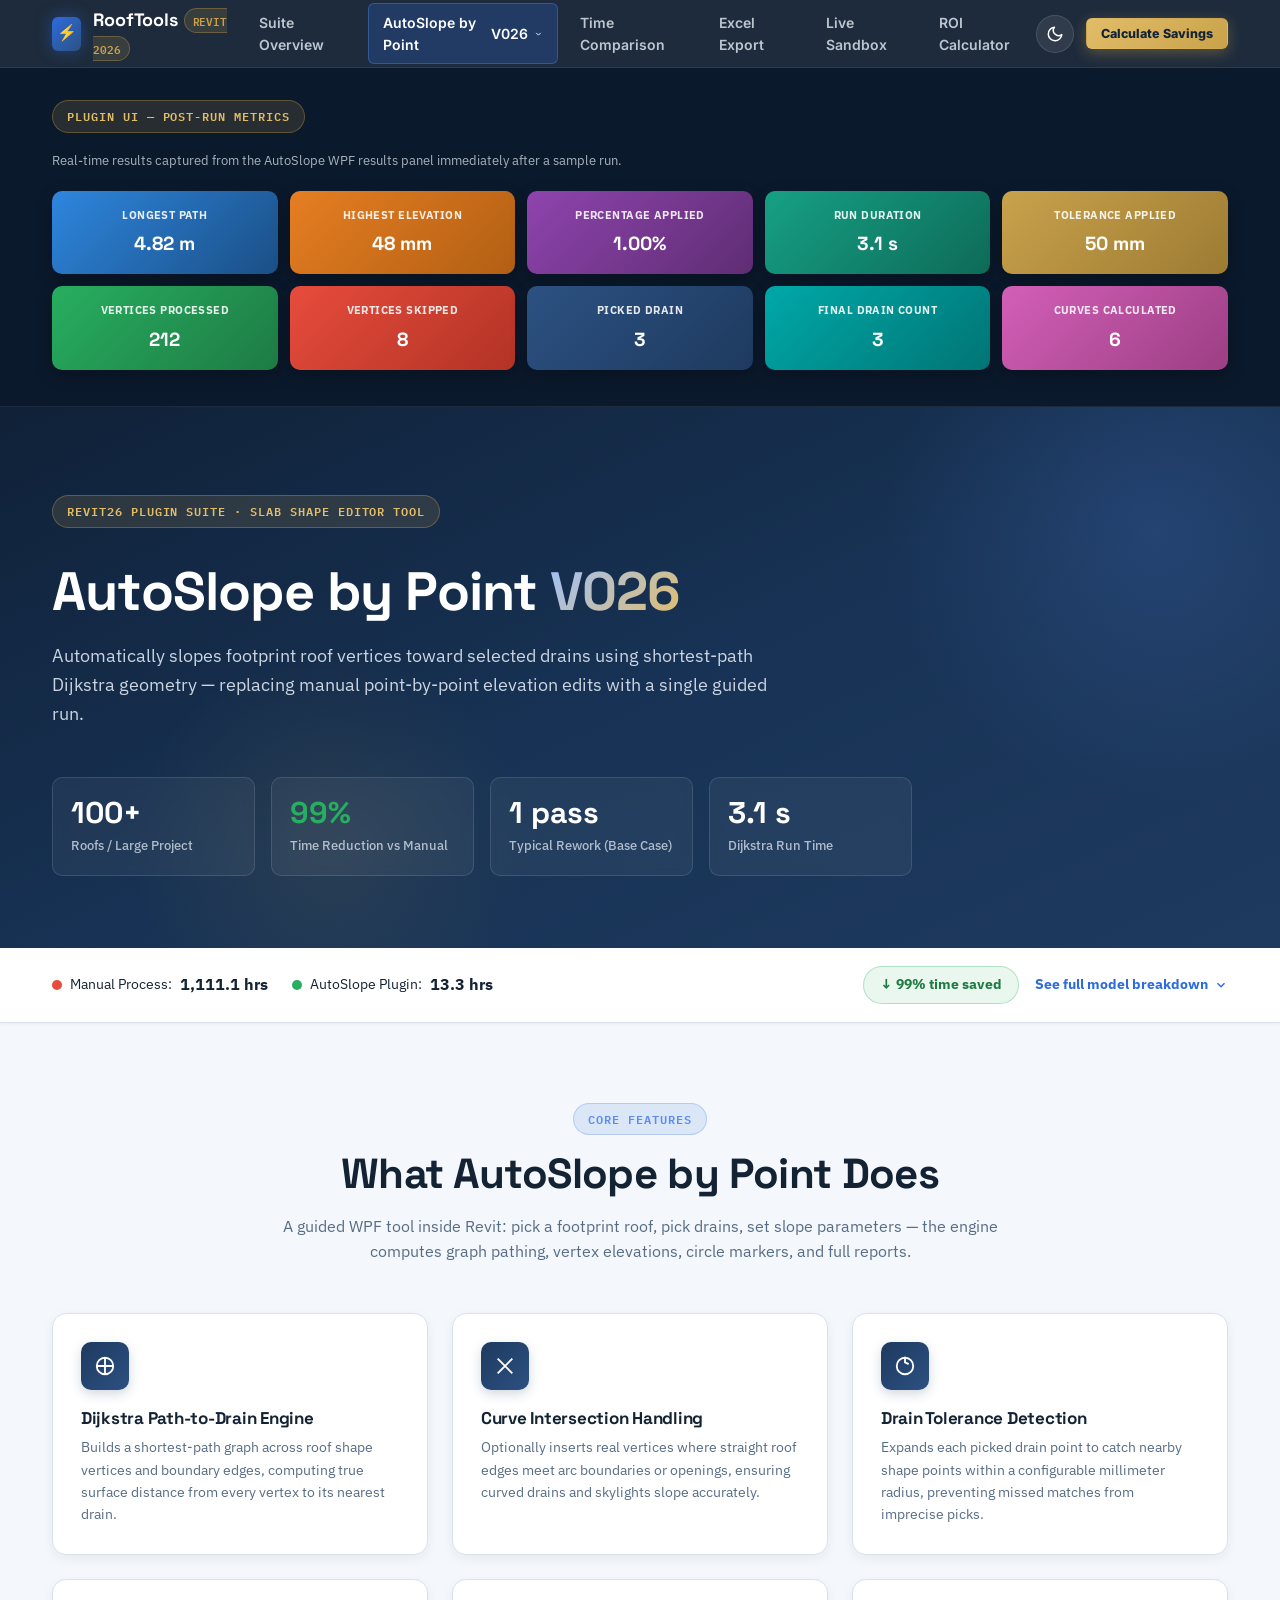
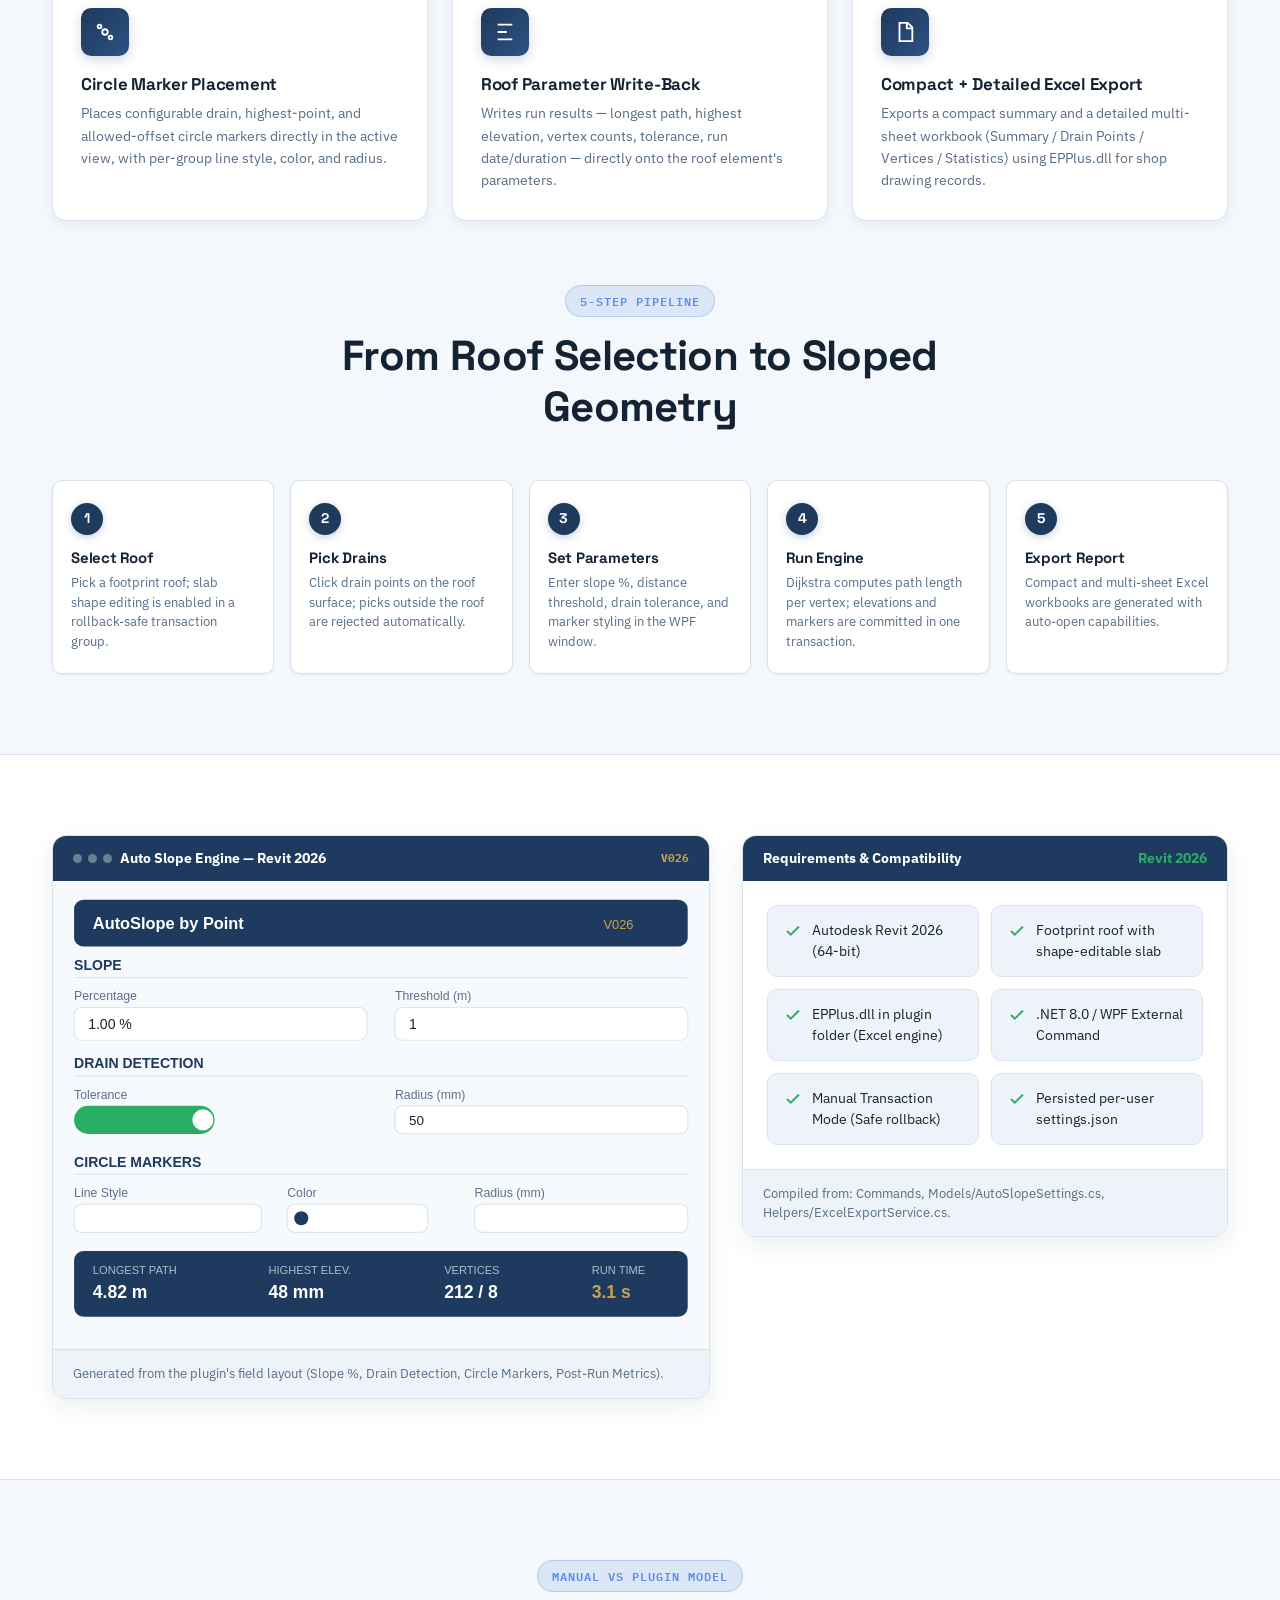
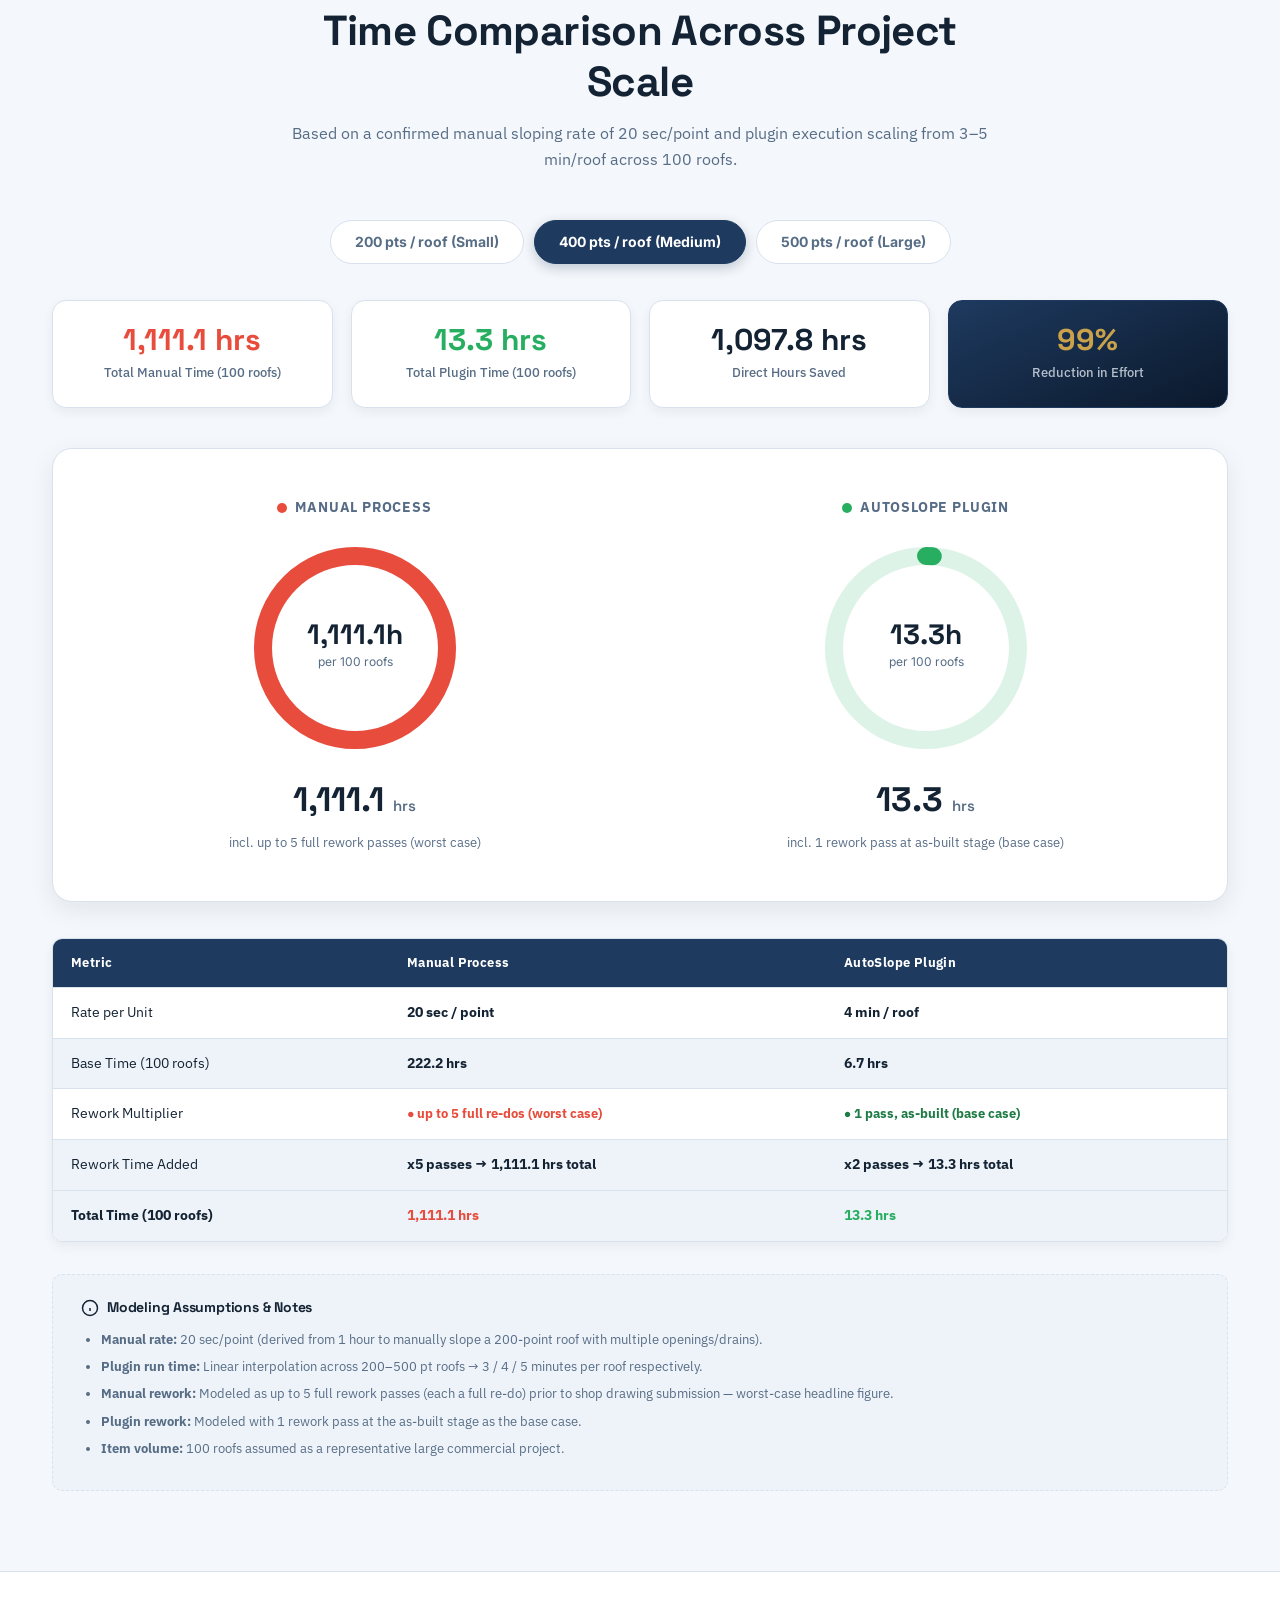
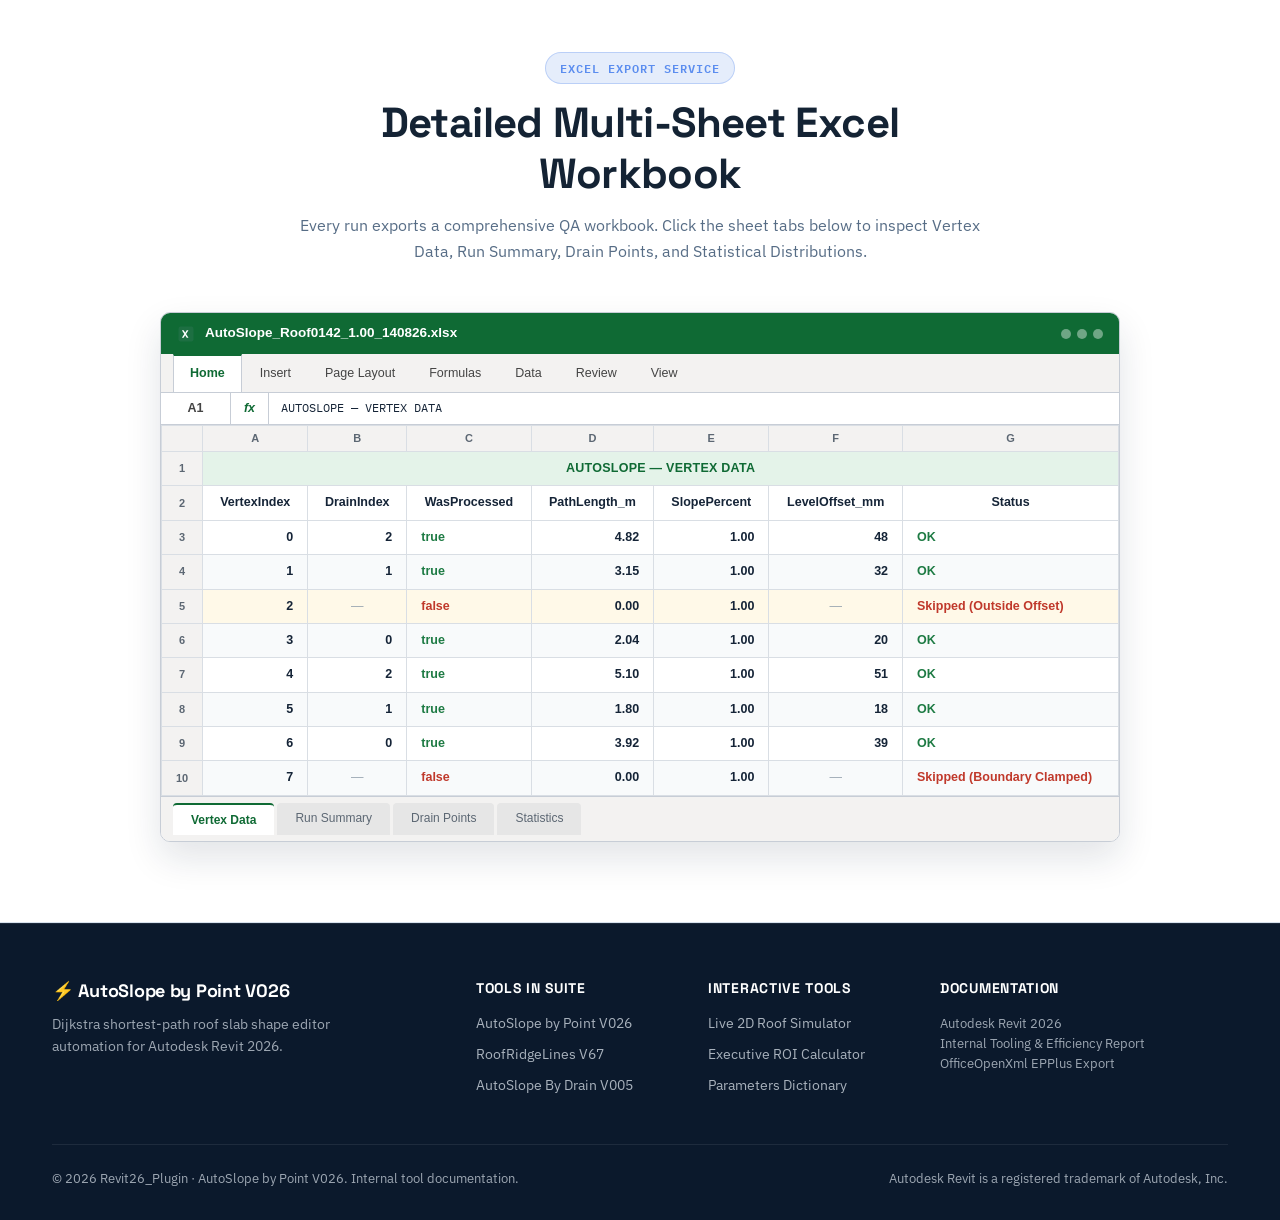
<file: autoslope-by-point.html>
<!DOCTYPE html>
<html lang="en" data-theme="light">
<head>
  <meta charset="UTF-8">
  <meta name="viewport" content="width=device-width, initial-scale=1.0">
  <title>AutoSlope by Point V026 — Dijkstra Roof Sloping Plugin for Autodesk Revit 2026</title>
  <meta name="description" content="Automatically slopes footprint roof vertices toward selected drains using shortest-path Dijkstra geometry in Autodesk Revit 2026.">

  <!-- Core Stylesheets -->
  <link rel="stylesheet" href="css/design-system.css">
  <link rel="stylesheet" href="css/components.css">
  <link rel="stylesheet" href="css/pages.css">
</head>
<body>

  <!-- ==================== HEADER & GLOBAL NAV ==================== -->
  <header class="site-header">
    <div class="wrap nav-container">
      <a href="index.html" class="brand-logo">
        <div class="brand-badge">⚡</div>
        <div>
          RoofTools<span class="suite-tag">REVIT 2026</span>
        </div>
      </a>

      <nav class="nav-menu">
        <a href="index.html" class="nav-link">Suite Overview</a>

        <div class="nav-dropdown">
          <a href="#showcase" class="nav-link active">
            AutoSlope by Point <span class="version-badge" style="margin-left:4px;">V026</span>
            <svg width="12" height="12" viewBox="0 0 24 24" fill="none" stroke="currentColor" stroke-width="2.5"><polyline points="6 9 12 15 18 9"></polyline></svg>
          </a>
          <div class="nav-dropdown-menu">
            <a href="autoslope-by-point.html" class="dropdown-item">
              <div class="item-title">AutoSlope by Point <span class="version-badge">V026</span></div>
              <div class="item-desc">Dijkstra shortest-path point-by-point roof sloping</div>
            </a>
            <a href="roofridgelines.html" class="dropdown-item">
              <div class="item-title">RoofRidgeLines <span class="version-badge">V67</span></div>
              <div class="item-desc">Voronoi ridge &amp; valley generator for drain openings</div>
            </a>
            <a href="autoslope-by-drain.html" class="dropdown-item">
              <div class="item-title">AutoSlope By Drain <span class="version-badge">V005</span></div>
              <div class="item-desc">Sketch loop detection &amp; 14 shared Revit parameters</div>
            </a>
          </div>
        </div>

        <a href="#compare" class="nav-link">Time Comparison</a>
        <a href="#report" class="nav-link">Excel Export</a>
        <a href="simulator.html" class="nav-link">Live Sandbox</a>
        <a href="roi-calculator.html" class="nav-link">ROI Calculator</a>
      </nav>

      <div class="nav-actions">
        <button class="theme-toggle-btn" aria-label="Toggle Dark/Light Mode"></button>
        <a href="roi-calculator.html" class="btn btn-gold btn-sm">Calculate Savings</a>
        <button class="mobile-toggle-btn" aria-label="Open Navigation Menu">
          <svg width="22" height="22" viewBox="0 0 24 24" fill="none" stroke="currentColor" stroke-width="2"><line x1="3" y1="12" x2="21" y2="12"></line><line x1="3" y1="6" x2="21" y2="6"></line><line x1="3" y1="18" x2="21" y2="18"></line></svg>
        </button>
      </div>
    </div>
  </header>

  <!-- ==================== TOP METRICS BAND ==================== -->
  <div class="metrics-band">
    <div class="wrap">
      <div class="metrics-band-head">
        <div class="eyebrow gold">Plugin UI — Post-Run Metrics</div>
        <p>Real-time results captured from the AutoSlope WPF results panel immediately after a sample run.</p>
      </div>
      <div class="mb-grid">
        <div class="mb-card c1"><div class="mb-lbl">Longest Path</div><div class="mb-val">4.82 m</div></div>
        <div class="mb-card c2"><div class="mb-lbl">Highest Elevation</div><div class="mb-val">48 mm</div></div>
        <div class="mb-card c3"><div class="mb-lbl">Percentage Applied</div><div class="mb-val">1.00%</div></div>
        <div class="mb-card c4"><div class="mb-lbl">Run Duration</div><div class="mb-val">3.1 s</div></div>
        <div class="mb-card c5"><div class="mb-lbl">Tolerance Applied</div><div class="mb-val">50 mm</div></div>
        <div class="mb-card c6"><div class="mb-lbl">Vertices Processed</div><div class="mb-val">212</div></div>
        <div class="mb-card c7"><div class="mb-lbl">Vertices Skipped</div><div class="mb-val">8</div></div>
        <div class="mb-card c8"><div class="mb-lbl">Picked Drain</div><div class="mb-val">3</div></div>
        <div class="mb-card c9"><div class="mb-lbl">Final Drain Count</div><div class="mb-val">3</div></div>
        <div class="mb-card c10"><div class="mb-lbl">Curves Calculated</div><div class="mb-val">6</div></div>
      </div>
    </div>
  </div>

  <!-- ==================== HERO SECTION ==================== -->
  <header class="hero">
    <div class="wrap">
      <div class="hero-content">
        <div class="eyebrow gold">Revit26 Plugin Suite · Slab Shape Editor Tool</div>
        <h1>AutoSlope by Point <span class="gradient-text">V026</span></h1>
        <p class="lead">
          Automatically slopes footprint roof vertices toward selected drains using shortest-path Dijkstra geometry — replacing manual point-by-point elevation edits with a single guided run.
        </p>

        <div class="hero-metrics-grid">
          <div class="hero-metric-card">
            <div class="num">100+</div>
            <div class="lbl">Roofs / Large Project</div>
          </div>
          <div class="hero-metric-card">
            <div class="num" id="heroPct" style="color:var(--emerald);">92%</div>
            <div class="lbl">Time Reduction vs Manual</div>
          </div>
          <div class="hero-metric-card">
            <div class="num">1 pass</div>
            <div class="lbl">Typical Rework (Base Case)</div>
          </div>
          <div class="hero-metric-card">
            <div class="num">3.1 s</div>
            <div class="lbl">Dijkstra Run Time</div>
          </div>
        </div>
      </div>
    </div>
  </header>

  <!-- ==================== COMPARISON STRIP ==================== -->
  <div class="strip">
    <div class="wrap strip-inner">
      <div class="strip-stats">
        <div class="strip-stat">
          <span class="dot-swatch red"></span> Manual Process: <b id="stripManual">33.3 hrs</b>
        </div>
        <div class="strip-stat">
          <span class="dot-swatch green"></span> AutoSlope Plugin: <b id="stripPlugin">2.7 hrs</b>
        </div>
      </div>
      <div class="strip-cta">
        <span class="strip-reduction-pill" id="stripReduction">↓ 92% time saved</span>
        <a class="strip-link" href="#compare">
          See full model breakdown
          <svg width="14" height="14" viewBox="0 0 24 24" fill="none" stroke="currentColor" stroke-width="2.5"><polyline points="6 9 12 15 18 9"></polyline></svg>
        </a>
      </div>
    </div>
  </div>

  <!-- ==================== TOOL SHOWCASE ==================== -->
  <section class="section" id="showcase">
    <div class="wrap">
      <div class="section-head">
        <div class="eyebrow">Core Features</div>
        <h2 class="section-title">What AutoSlope by Point Does</h2>
        <p class="section-desc">
          A guided WPF tool inside Revit: pick a footprint roof, pick drains, set slope parameters — the engine computes graph pathing, vertex elevations, circle markers, and full reports.
        </p>
      </div>

      <div class="grid-features">
        <div class="feat-card">
          <div class="feat-icon">
            <svg width="22" height="22" viewBox="0 0 24 24" fill="none" stroke="currentColor" stroke-width="2"><circle cx="12" cy="12" r="9"></circle><path d="M12 3v18M3 12h18"></path></svg>
          </div>
          <h4>Dijkstra Path-to-Drain Engine</h4>
          <p>Builds a shortest-path graph across roof shape vertices and boundary edges, computing true surface distance from every vertex to its nearest drain.</p>
        </div>

        <div class="feat-card">
          <div class="feat-icon">
            <svg width="22" height="22" viewBox="0 0 24 24" fill="none" stroke="currentColor" stroke-width="2"><path d="M4 4l16 16M4 20L20 4"></path></svg>
          </div>
          <h4>Curve Intersection Handling</h4>
          <p>Optionally inserts real vertices where straight roof edges meet arc boundaries or openings, ensuring curved drains and skylights slope accurately.</p>
        </div>

        <div class="feat-card">
          <div class="feat-icon">
            <svg width="22" height="22" viewBox="0 0 24 24" fill="none" stroke="currentColor" stroke-width="2"><path d="M12 2v6l4 2"></path><circle cx="12" cy="12" r="9"></circle></svg>
          </div>
          <h4>Drain Tolerance Detection</h4>
          <p>Expands each picked drain point to catch nearby shape points within a configurable millimeter radius, preventing missed matches from imprecise picks.</p>
        </div>

        <div class="feat-card">
          <div class="feat-icon">
            <svg width="22" height="22" viewBox="0 0 24 24" fill="none" stroke="currentColor" stroke-width="2"><circle cx="12" cy="12" r="3"></circle><circle cx="6" cy="6" r="2"></circle><circle cx="18" cy="18" r="2"></circle></svg>
          </div>
          <h4>Circle Marker Placement</h4>
          <p>Places configurable drain, highest-point, and allowed-offset circle markers directly in the active view, with per-group line style, color, and radius.</p>
        </div>

        <div class="feat-card">
          <div class="feat-icon">
            <svg width="22" height="22" viewBox="0 0 24 24" fill="none" stroke="currentColor" stroke-width="2"><path d="M4 20h16M4 4h16M4 12h10"></path></svg>
          </div>
          <h4>Roof Parameter Write-Back</h4>
          <p>Writes run results — longest path, highest elevation, vertex counts, tolerance, run date/duration — directly onto the roof element's parameters.</p>
        </div>

        <div class="feat-card">
          <div class="feat-icon">
            <svg width="22" height="22" viewBox="0 0 24 24" fill="none" stroke="currentColor" stroke-width="2"><path d="M6 2h9l5 5v15H6z"></path><path d="M14 2v6h6"></path></svg>
          </div>
          <h4>Compact + Detailed Excel Export</h4>
          <p>Exports a compact summary and a detailed multi-sheet workbook (Summary / Drain Points / Vertices / Statistics) using EPPlus.dll for shop drawing records.</p>
        </div>
      </div>

      <div style="height:64px;"></div>

      <div class="section-head">
        <div class="eyebrow">5-Step Pipeline</div>
        <h2 class="section-title">From Roof Selection to Sloped Geometry</h2>
      </div>

      <div class="steps-container">
        <div class="step-card">
          <div class="step-num-badge">1</div>
          <h4>Select Roof</h4>
          <p>Pick a footprint roof; slab shape editing is enabled in a rollback-safe transaction group.</p>
        </div>
        <div class="step-card">
          <div class="step-num-badge">2</div>
          <h4>Pick Drains</h4>
          <p>Click drain points on the roof surface; picks outside the roof are rejected automatically.</p>
        </div>
        <div class="step-card">
          <div class="step-num-badge">3</div>
          <h4>Set Parameters</h4>
          <p>Enter slope %, distance threshold, drain tolerance, and marker styling in the WPF window.</p>
        </div>
        <div class="step-card">
          <div class="step-num-badge">4</div>
          <h4>Run Engine</h4>
          <p>Dijkstra computes path length per vertex; elevations and markers are committed in one transaction.</p>
        </div>
        <div class="step-card">
          <div class="step-num-badge">5</div>
          <h4>Export Report</h4>
          <p>Compact and multi-sheet Excel workbooks are generated with auto-open capabilities.</p>
        </div>
      </div>
    </div>
  </section>

  <!-- ==================== UI MOCKUP & REQUIREMENTS ==================== -->
  <section class="section band-alt">
    <div class="wrap">
      <div class="two-col-layout">
        <!-- Interactive UI Mockup Window -->
        <div class="panel-window">
          <div class="panel-header">
            <div style="display:flex;align-items:center;gap:8px;">
              <div class="panel-dots"><span></span><span></span><span></span></div>
              <span>Auto Slope Engine — Revit 2026</span>
            </div>
            <span style="font-family:var(--font-mono);font-size:11px;color:var(--gold);">V026</span>
          </div>
          <div class="panel-body" style="padding:0;background:#F7FAFD;">
            <svg viewBox="0 0 560 400" xmlns="http://www.w3.org/2000/svg" style="display:block;width:100%;height:auto;">
              <rect x="0" y="0" width="560" height="400" fill="#F7FAFD"/>
              <!-- App identity -->
              <rect x="18" y="16" width="524" height="40" rx="8" fill="#1E3A5F"/>
              <text x="34" y="41" fill="#fff" font-size="14" font-family="Segoe UI, Arial" font-weight="700">AutoSlope by Point</text>
              <text x="470" y="41" fill="#C9A24B" font-size="11" font-family="Segoe UI, Arial">V026</text>
              <!-- Slope section -->
              <text x="18" y="76" fill="#1E3A5F" font-size="12" font-weight="700" font-family="Segoe UI, Arial">SLOPE</text>
              <rect x="18" y="82" width="524" height="1" fill="#DDE5EF"/>
              <text x="18" y="102" fill="#5C7089" font-size="10.5" font-family="Segoe UI, Arial">Percentage</text>
              <rect x="18" y="108" width="250" height="28" rx="6" fill="#fff" stroke="#DDE5EF"/>
              <text x="30" y="126" fill="#152437" font-size="12" font-family="Segoe UI, Arial">1.00 %</text>
              <text x="292" y="102" fill="#5C7089" font-size="10.5" font-family="Segoe UI, Arial">Threshold (m)</text>
              <rect x="292" y="108" width="250" height="28" rx="6" fill="#fff" stroke="#DDE5EF"/>
              <text x="304" y="126" fill="#152437" font-size="12" font-family="Segoe UI, Arial">1</text>
              <!-- Drain detection -->
              <text x="18" y="160" fill="#1E3A5F" font-size="12" font-weight="700" font-family="Segoe UI, Arial">DRAIN DETECTION</text>
              <rect x="18" y="166" width="524" height="1" fill="#DDE5EF"/>
              <text x="18" y="186" fill="#5C7089" font-size="10.5" font-family="Segoe UI, Arial">Tolerance</text>
              <rect x="18" y="192" width="120" height="24" rx="12" fill="#27AE60"/>
              <circle cx="128" cy="204" r="9" fill="#fff"/>
              <text x="292" y="186" fill="#5C7089" font-size="10.5" font-family="Segoe UI, Arial">Radius (mm)</text>
              <rect x="292" y="192" width="250" height="24" rx="6" fill="#fff" stroke="#DDE5EF"/>
              <text x="304" y="208" fill="#152437" font-size="11.5" font-family="Segoe UI, Arial">50</text>
              <!-- Circle markers -->
              <text x="18" y="244" fill="#1E3A5F" font-size="12" font-weight="700" font-family="Segoe UI, Arial">CIRCLE MARKERS</text>
              <rect x="18" y="250" width="524" height="1" fill="#DDE5EF"/>
              <text x="18" y="270" fill="#5C7089" font-size="10.5" font-family="Segoe UI, Arial">Line Style</text>
              <rect x="18" y="276" width="160" height="24" rx="6" fill="#fff" stroke="#DDE5EF"/>
              <text x="200" y="270" fill="#5C7089" font-size="10.5" font-family="Segoe UI, Arial">Color</text>
              <rect x="200" y="276" width="120" height="24" rx="6" fill="#fff" stroke="#DDE5EF"/>
              <circle cx="212" cy="288" r="6" fill="#1E3A5F"/>
              <text x="360" y="270" fill="#5C7089" font-size="10.5" font-family="Segoe UI, Arial">Radius (mm)</text>
              <rect x="360" y="276" width="182" height="24" rx="6" fill="#fff" stroke="#DDE5EF"/>
              <!-- Metrics row -->
              <rect x="18" y="316" width="524" height="56" rx="8" fill="#1E3A5F"/>
              <text x="34" y="336" fill="rgba(255,255,255,0.65)" font-size="9.5" font-family="Segoe UI, Arial">LONGEST PATH</text>
              <text x="34" y="356" fill="#fff" font-size="15" font-weight="700" font-family="Segoe UI, Arial">4.82 m</text>
              <text x="184" y="336" fill="rgba(255,255,255,0.65)" font-size="9.5" font-family="Segoe UI, Arial">HIGHEST ELEV.</text>
              <text x="184" y="356" fill="#fff" font-size="15" font-weight="700" font-family="Segoe UI, Arial">48 mm</text>
              <text x="334" y="336" fill="rgba(255,255,255,0.65)" font-size="9.5" font-family="Segoe UI, Arial">VERTICES</text>
              <text x="334" y="356" fill="#fff" font-size="15" font-weight="700" font-family="Segoe UI, Arial">212 / 8</text>
              <text x="460" y="336" fill="rgba(255,255,255,0.65)" font-size="9.5" font-family="Segoe UI, Arial">RUN TIME</text>
              <text x="460" y="356" fill="#C9A24B" font-size="15" font-weight="700" font-family="Segoe UI, Arial">3.1 s</text>
            </svg>
          </div>
          <div class="panel-footer">
            Generated from the plugin's field layout (Slope %, Drain Detection, Circle Markers, Post-Run Metrics).
          </div>
        </div>

        <!-- Requirements & Compatibility Panel -->
        <div class="panel-window">
          <div class="panel-header">
            <span>Requirements &amp; Compatibility</span>
            <span style="color:var(--emerald);font-weight:700;">Revit 2026</span>
          </div>
          <div class="panel-body">
            <div class="req-grid">
              <div class="req-item">
                <svg width="18" height="18" viewBox="0 0 24 24" fill="none" stroke="currentColor" stroke-width="2.5"><polyline points="20 6 9 17 4 12"></polyline></svg>
                <span>Autodesk Revit 2026 (64-bit)</span>
              </div>
              <div class="req-item">
                <svg width="18" height="18" viewBox="0 0 24 24" fill="none" stroke="currentColor" stroke-width="2.5"><polyline points="20 6 9 17 4 12"></polyline></svg>
                <span>Footprint roof with shape-editable slab</span>
              </div>
              <div class="req-item">
                <svg width="18" height="18" viewBox="0 0 24 24" fill="none" stroke="currentColor" stroke-width="2.5"><polyline points="20 6 9 17 4 12"></polyline></svg>
                <span>EPPlus.dll in plugin folder (Excel engine)</span>
              </div>
              <div class="req-item">
                <svg width="18" height="18" viewBox="0 0 24 24" fill="none" stroke="currentColor" stroke-width="2.5"><polyline points="20 6 9 17 4 12"></polyline></svg>
                <span>.NET 8.0 / WPF External Command</span>
              </div>
              <div class="req-item">
                <svg width="18" height="18" viewBox="0 0 24 24" fill="none" stroke="currentColor" stroke-width="2.5"><polyline points="20 6 9 17 4 12"></polyline></svg>
                <span>Manual Transaction Mode (Safe rollback)</span>
              </div>
              <div class="req-item">
                <svg width="18" height="18" viewBox="0 0 24 24" fill="none" stroke="currentColor" stroke-width="2.5"><polyline points="20 6 9 17 4 12"></polyline></svg>
                <span>Persisted per-user settings.json</span>
              </div>
            </div>
          </div>
          <div class="panel-footer">
            Compiled from: Commands, Models/AutoSlopeSettings.cs, Helpers/ExcelExportService.cs.
          </div>
        </div>
      </div>
    </div>
  </section>

  <!-- ==================== TIME COMPARISON & RADIAL GAUGES ==================== -->
  <section class="section" id="compare">
    <div class="wrap">
      <div class="section-head">
        <div class="eyebrow">Manual vs Plugin Model</div>
        <h2 class="section-title">Time Comparison Across Project Scale</h2>
        <p class="section-desc">
          Based on a confirmed manual sloping rate of 20 sec/point and plugin execution scaling from 3–5 min/roof across 100 roofs.
        </p>
      </div>

      <!-- Point Tier Switcher -->
      <div class="toggle-row">
        <button class="toggle-pill-btn" data-tier-point="200">200 pts / roof (Small)</button>
        <button class="toggle-pill-btn active" data-tier-point="400">400 pts / roof (Medium)</button>
        <button class="toggle-pill-btn" data-tier-point="500">500 pts / roof (Large)</button>
      </div>

      <!-- 4 Stat Metric Cards -->
      <div class="stats-summary-grid">
        <div class="stat-metric-card">
          <div class="num" id="sMan" style="color:var(--danger)">33.3 hrs</div>
          <div class="lbl">Total Manual Time (100 roofs)</div>
        </div>
        <div class="stat-metric-card">
          <div class="num" id="sPlug" style="color:var(--emerald)">2.7 hrs</div>
          <div class="lbl">Total Plugin Time (100 roofs)</div>
        </div>
        <div class="stat-metric-card">
          <div class="num" id="sSaved">30.6 hrs</div>
          <div class="lbl">Direct Hours Saved</div>
        </div>
        <div class="stat-metric-card highlight">
          <div class="num" id="sPct">92%</div>
          <div class="lbl">Reduction in Effort</div>
        </div>
      </div>

      <!-- Dual SVG Ring Gauges -->
      <div class="rings-container">
        <div class="ring-col">
          <div class="ring-title">
            <span class="dot-swatch red"></span> Manual Process
          </div>
          <svg width="220" height="220" viewBox="0 0 220 220">
            <circle cx="110" cy="110" r="92" fill="none" stroke="rgba(231,76,60,0.15)" stroke-width="18"/>
            <circle id="ringManual" cx="110" cy="110" r="92" fill="none" stroke="#E74C3C" stroke-width="18"
                    stroke-linecap="round" transform="rotate(-90 110 110)"/>
            <text x="110" y="106" text-anchor="middle" font-size="28" font-weight="800" fill="var(--text-main)" font-family="Space Grotesk, sans-serif" id="ringManualLabel">33.3h</text>
            <text x="110" y="128" text-anchor="middle" font-size="12" fill="var(--text-muted)" font-family="Inter, sans-serif">per 100 roofs</text>
          </svg>
          <div class="ring-time-val" id="ringManualBig">33.3 <span>hrs</span></div>
          <div class="ring-subtext" id="ringManualSub">incl. up to 5 full rework passes (worst case)</div>
        </div>

        <div class="ring-col">
          <div class="ring-title">
            <span class="dot-swatch green"></span> AutoSlope Plugin
          </div>
          <svg width="220" height="220" viewBox="0 0 220 220">
            <circle cx="110" cy="110" r="92" fill="none" stroke="rgba(39,174,96,0.15)" stroke-width="18"/>
            <circle id="ringPlugin" cx="110" cy="110" r="92" fill="none" stroke="#27AE60" stroke-width="18"
                    stroke-linecap="round" transform="rotate(-90 110 110)"/>
            <text x="110" y="106" text-anchor="middle" font-size="28" font-weight="800" fill="var(--text-main)" font-family="Space Grotesk, sans-serif" id="ringPluginLabel">2.7h</text>
            <text x="110" y="128" text-anchor="middle" font-size="12" fill="var(--text-muted)" font-family="Inter, sans-serif">per 100 roofs</text>
          </svg>
          <div class="ring-time-val" id="ringPluginBig">2.7 <span>hrs</span></div>
          <div class="ring-subtext" id="ringPluginSub">incl. 1 rework pass at as-built stage (base case)</div>
        </div>
      </div>

      <!-- Breakdown Table -->
      <div class="breakdown-table-wrap">
        <table class="breakdown-table">
          <thead>
            <tr>
              <th>Metric</th>
              <th>Manual Process</th>
              <th>AutoSlope Plugin</th>
            </tr>
          </thead>
          <tbody>
            <tr>
              <td>Rate per Unit</td>
              <td class="num">20 sec / point</td>
              <td class="num" id="tPlugRate">4 min / roof</td>
            </tr>
            <tr>
              <td>Base Time (100 roofs)</td>
              <td class="num" id="tManBase">22.2 hrs</td>
              <td class="num" id="tPlugBase">6.7 hrs</td>
            </tr>
            <tr>
              <td>Rework Multiplier</td>
              <td><span class="tag-status red">● up to 5 full re-dos (worst case)</span></td>
              <td><span class="tag-status green">● 1 pass, as-built (base case)</span></td>
            </tr>
            <tr>
              <td>Rework Time Added</td>
              <td class="num" id="tManRework">x5 passes → 33.3 hrs total</td>
              <td class="num" id="tPlugRework">x2 passes → 2.7 hrs total</td>
            </tr>
            <tr style="font-weight:800;background:var(--bg-subtle);">
              <td>Total Time (100 roofs)</td>
              <td class="num" id="tManTotal" style="color:var(--danger);">33.3 hrs</td>
              <td class="num" id="tPlugTotal" style="color:var(--emerald);">2.7 hrs</td>
            </tr>
          </tbody>
        </table>
      </div>

      <!-- Assumptions -->
      <div class="assumptions-box">
        <h4>
          <svg width="18" height="18" viewBox="0 0 24 24" fill="none" stroke="currentColor" stroke-width="2"><circle cx="12" cy="12" r="10"></circle><line x1="12" y1="16" x2="12" y2="12"></line><line x1="12" y1="8" x2="12.01" y2="8"></line></svg>
          Modeling Assumptions &amp; Notes
        </h4>
        <ul>
          <li><strong>Manual rate:</strong> 20 sec/point (derived from 1 hour to manually slope a 200-point roof with multiple openings/drains).</li>
          <li><strong>Plugin run time:</strong> Linear interpolation across 200–500 pt roofs → 3 / 4 / 5 minutes per roof respectively.</li>
          <li><strong>Manual rework:</strong> Modeled as up to 5 full rework passes (each a full re-do) prior to shop drawing submission — worst-case headline figure.</li>
          <li><strong>Plugin rework:</strong> Modeled with 1 rework pass at the as-built stage as the base case.</li>
          <li><strong>Item volume:</strong> 100 roofs assumed as a representative large commercial project.</li>
        </ul>
      </div>
    </div>
  </section>

  <!-- ==================== INTERACTIVE EXCEL EXPORT SAMPLE ==================== -->
  <section class="section band-alt" id="report">
    <div class="wrap">
      <div class="section-head">
        <div class="eyebrow">Excel Export Service</div>
        <h2 class="section-title">Detailed Multi-Sheet Excel Workbook</h2>
        <p class="section-desc">
          Every run exports a comprehensive QA workbook. Click the sheet tabs below to inspect Vertex Data, Run Summary, Drain Points, and Statistical Distributions.
        </p>
      </div>

      <!-- Excel Window Mockup -->
      <div class="xl-window">
        <div class="xl-titlebar">
          <div class="xl-title-left">
            <svg width="18" height="18" viewBox="0 0 24 24" fill="none"><rect x="2" y="2" width="20" height="20" rx="3" fill="#1D6F42"/><path d="M6.5 7l3.2 5-3.2 5h2.3l2.1-3.5L13 17h2.3l-3.2-5 3.2-5h-2.3l-2 3.4L8.8 7H6.5z" fill="#fff"/></svg>
            <span>AutoSlope_Roof0142_1.00_140826.xlsx</span>
          </div>
          <div class="xl-title-right">
            <span class="xl-ribbon-dot"></span><span class="xl-ribbon-dot"></span><span class="xl-ribbon-dot"></span>
          </div>
        </div>

        <div class="xl-ribbon">
          <div class="xl-tab active">Home</div>
          <div class="xl-tab">Insert</div>
          <div class="xl-tab">Page Layout</div>
          <div class="xl-tab">Formulas</div>
          <div class="xl-tab">Data</div>
          <div class="xl-tab">Review</div>
          <div class="xl-tab">View</div>
        </div>

        <div class="xl-formulabar">
          <div class="xl-namebox">A1</div>
          <div class="xl-fx">fx</div>
          <div class="xl-fxcontent">AUTOSLOPE — VERTEX DATA</div>
        </div>

        <div class="xl-gridwrap">
          <!-- Populated by js/excel-viewer.js -->
        </div>

        <div class="xl-sheettabs">
          <div class="xl-sheettab active" data-sheet="vertex-data">Vertex Data</div>
          <div class="xl-sheettab" data-sheet="run-summary">Run Summary</div>
          <div class="xl-sheettab" data-sheet="drain-points">Drain Points</div>
          <div class="xl-sheettab" data-sheet="statistics">Statistics</div>
        </div>
      </div>
    </div>
  </section>

  <!-- ==================== FOOTER ==================== -->
  <footer class="site-footer">
    <div class="wrap">
      <div class="footer-grid">
        <div class="footer-brand">
          <h4>⚡ AutoSlope by Point V026</h4>
          <p>
            Dijkstra shortest-path roof slab shape editor automation for Autodesk Revit 2026.
          </p>
        </div>

        <div class="footer-col">
          <h5>Tools in Suite</h5>
          <div class="footer-links">
            <a href="autoslope-by-point.html">AutoSlope by Point V026</a>
            <a href="roofridgelines.html">RoofRidgeLines V67</a>
            <a href="autoslope-by-drain.html">AutoSlope By Drain V005</a>
          </div>
        </div>

        <div class="footer-col">
          <h5>Interactive Tools</h5>
          <div class="footer-links">
            <a href="simulator.html">Live 2D Roof Simulator</a>
            <a href="roi-calculator.html">Executive ROI Calculator</a>
            <a href="index.html#parameters">Parameters Dictionary</a>
          </div>
        </div>

        <div class="footer-col">
          <h5>Documentation</h5>
          <p style="font-size:12.5px;line-height:1.6;">
            Autodesk Revit 2026<br>
            Internal Tooling &amp; Efficiency Report<br>
            OfficeOpenXml EPPlus Export
          </p>
        </div>
      </div>

      <div class="footer-bottom">
        <div>© 2026 Revit26_Plugin · AutoSlope by Point V026. Internal tool documentation.</div>
        <div>Autodesk Revit is a registered trademark of Autodesk, Inc.</div>
      </div>
    </div>
  </footer>

  <!-- Scripts -->
  <script src="js/app.js"></script>
  <script src="js/calculators.js"></script>
  <script src="js/excel-viewer.js"></script>
</body>
</html>
</file>
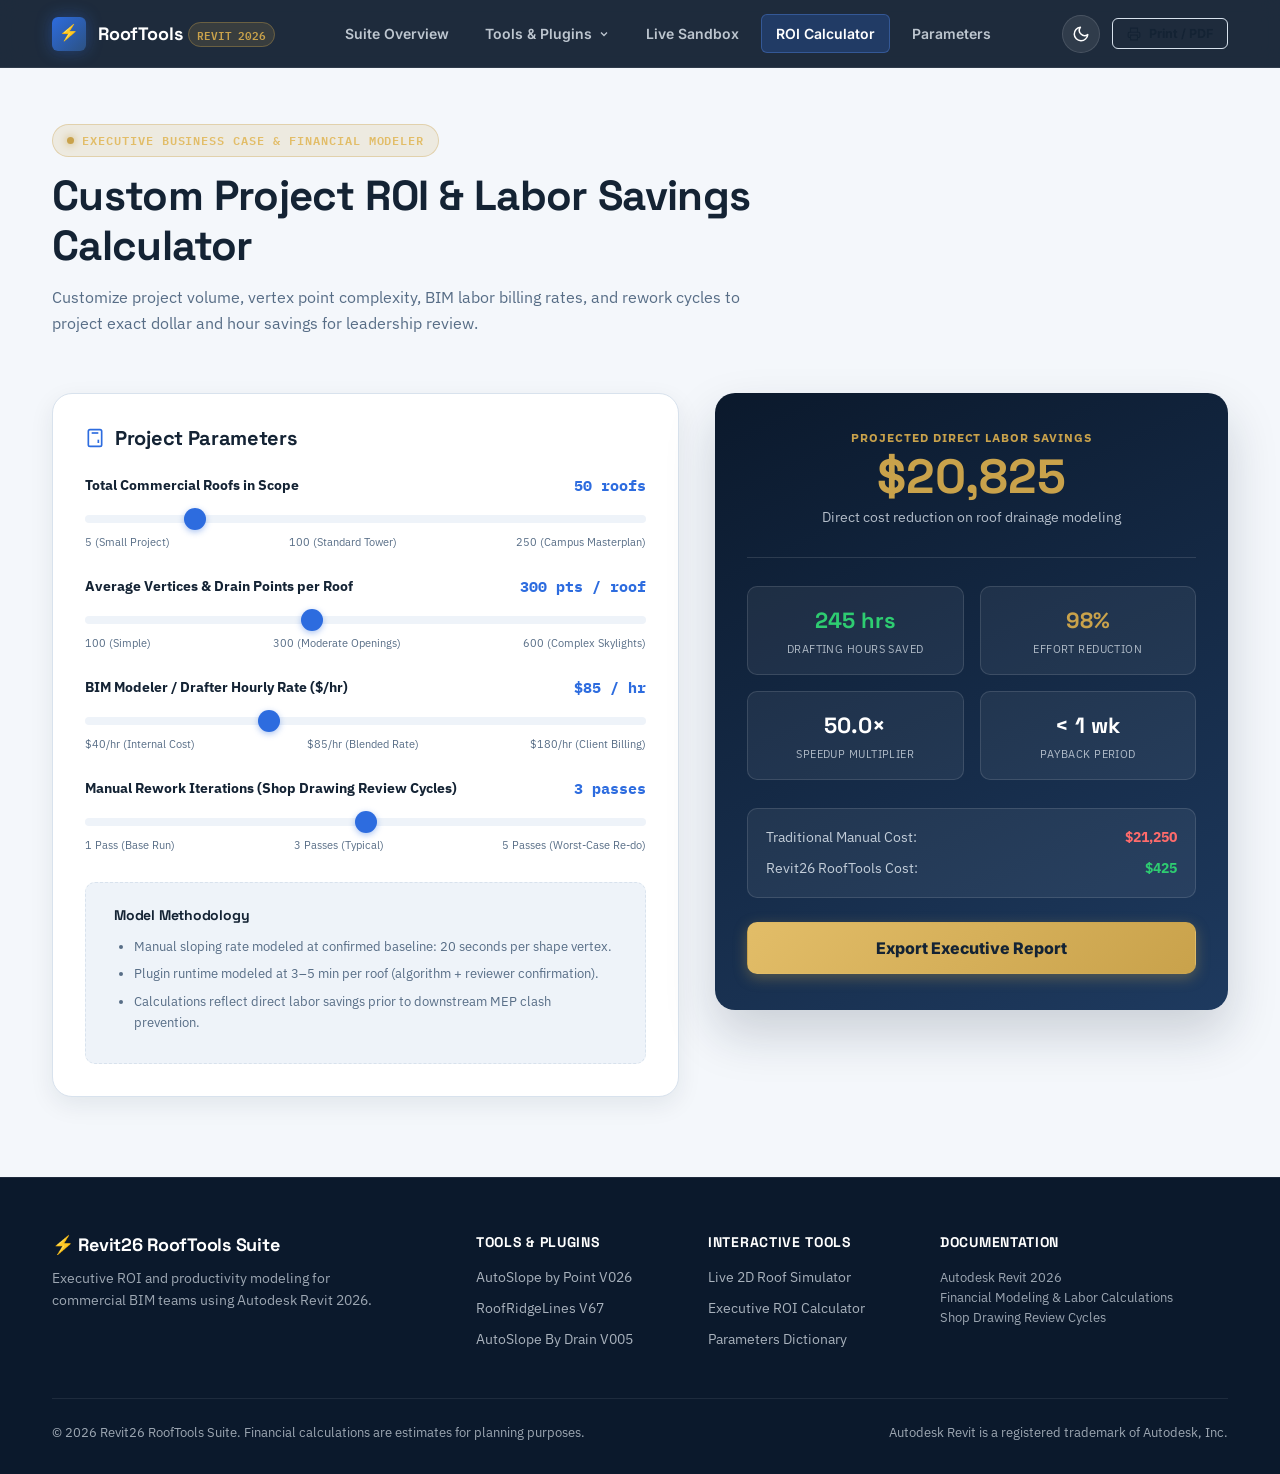
<file: roi-calculator.html>
<!DOCTYPE html>
<html lang="en" data-theme="light">
<head>
  <meta charset="UTF-8">
  <meta name="viewport" content="width=device-width, initial-scale=1.0">
  <title>Executive ROI &amp; Financial Savings Calculator — Revit26 RoofTools Suite</title>
  <meta name="description" content="Calculate your firm's direct labor savings, drafting hours reduced, and project ROI using the Revit26 RoofTools Plugin Suite.">

  <!-- Core Stylesheets -->
  <link rel="stylesheet" href="css/design-system.css">
  <link rel="stylesheet" href="css/components.css">
  <link rel="stylesheet" href="css/pages.css">
</head>
<body>

  <!-- ==================== HEADER & GLOBAL NAV ==================== -->
  <header class="site-header">
    <div class="wrap nav-container">
      <a href="index.html" class="brand-logo">
        <div class="brand-badge">⚡</div>
        <div>
          RoofTools<span class="suite-tag">REVIT 2026</span>
        </div>
      </a>

      <nav class="nav-menu">
        <a href="index.html" class="nav-link">Suite Overview</a>

        <div class="nav-dropdown">
          <a href="#" class="nav-link">
            Tools &amp; Plugins
            <svg width="12" height="12" viewBox="0 0 24 24" fill="none" stroke="currentColor" stroke-width="2.5"><polyline points="6 9 12 15 18 9"></polyline></svg>
          </a>
          <div class="nav-dropdown-menu">
            <a href="autoslope-by-point.html" class="dropdown-item">
              <div class="item-title">AutoSlope by Point <span class="version-badge">V026</span></div>
              <div class="item-desc">Dijkstra shortest-path point-by-point roof sloping</div>
            </a>
            <a href="roofridgelines.html" class="dropdown-item">
              <div class="item-title">RoofRidgeLines <span class="version-badge">V67</span></div>
              <div class="item-desc">Voronoi ridge &amp; valley generator for drain openings</div>
            </a>
            <a href="autoslope-by-drain.html" class="dropdown-item">
              <div class="item-title">AutoSlope By Drain <span class="version-badge">V005</span></div>
              <div class="item-desc">Sketch loop detection &amp; 14 shared Revit parameters</div>
            </a>
          </div>
        </div>

        <a href="simulator.html" class="nav-link">Live Sandbox</a>
        <a href="roi-calculator.html" class="nav-link active">ROI Calculator</a>
        <a href="index.html#parameters" class="nav-link">Parameters</a>
      </nav>

      <div class="nav-actions">
        <button class="theme-toggle-btn" aria-label="Toggle Dark/Light Mode"></button>
        <button onclick="window.print()" class="btn btn-outline btn-sm">
          <svg width="14" height="14" viewBox="0 0 24 24" fill="none" stroke="currentColor" stroke-width="2"><polyline points="6 9 6 2 18 2 18 9"></polyline><path d="M6 18H4a2 2 0 0 1-2-2v-5a2 2 0 0 1 2-2h16a2 2 0 0 1 2 2v5a2 2 0 0 1-2 2h-2"></path><rect x="6" y="14" width="12" height="8"></rect></svg>
          Print / PDF
        </button>
        <button class="mobile-toggle-btn" aria-label="Open Navigation Menu">
          <svg width="22" height="22" viewBox="0 0 24 24" fill="none" stroke="currentColor" stroke-width="2"><line x1="3" y1="12" x2="21" y2="12"></line><line x1="3" y1="6" x2="21" y2="6"></line><line x1="3" y1="18" x2="21" y2="18"></line></svg>
        </button>
      </div>
    </div>
  </header>

  <!-- ==================== HERO HEADER ==================== -->
  <section class="section" style="padding:56px 0 32px;">
    <div class="wrap">
      <div class="section-head left-aligned" style="margin-bottom:24px;">
        <div class="eyebrow gold">
          <span class="dot"></span> Executive Business Case &amp; Financial Modeler
        </div>
        <h1 class="section-title">Custom Project ROI &amp; Labor Savings Calculator</h1>
        <p class="section-desc">
          Customize project volume, vertex point complexity, BIM labor billing rates, and rework cycles to project exact dollar and hour savings for leadership review.
        </p>
      </div>
    </div>
  </section>

  <!-- ==================== CALCULATOR WORKSPACE ==================== -->
  <section class="section" style="padding-top:0;">
    <div class="wrap">
      <div class="roi-calculator-layout">

        <!-- Input Parameters Card -->
        <div class="calc-card">
          <h2 style="font-size:20px;margin-bottom:24px;display:flex;align-items:center;gap:10px;">
            <svg width="20" height="20" viewBox="0 0 24 24" fill="none" stroke="var(--blue)" stroke-width="2"><rect x="4" y="2" width="16" height="20" rx="2"></rect><line x1="8" y1="6" x2="16" y2="6"></line><line x1="16" y1="14" x2="16" y2="18"></line><path d="M16 10h.01"></path><path d="M12 10h.01"></path><path d="M8 10h.01"></path><path d="M12 14h.01"></path><path d="M8 14h.01"></path><path d="M12 18h.01"></path><path d="M8 18h.01"></path></svg>
            Project Parameters
          </h2>

          <!-- Roof Count Slider -->
          <div class="calc-group">
            <div class="calc-label-row">
              <span class="calc-label">Total Commercial Roofs in Scope</span>
              <span class="calc-val-display" id="calcRoofsVal">50 roofs</span>
            </div>
            <input type="range" class="calc-slider" id="calcRoofs" min="5" max="250" step="5" value="50">
            <div style="display:flex;justify-content:space-between;font-size:11px;color:var(--text-muted);margin-top:4px;">
              <span>5 (Small Project)</span>
              <span>100 (Standard Tower)</span>
              <span>250 (Campus Masterplan)</span>
            </div>
          </div>

          <!-- Points per Roof Slider -->
          <div class="calc-group">
            <div class="calc-label-row">
              <span class="calc-label">Average Vertices &amp; Drain Points per Roof</span>
              <span class="calc-val-display" id="calcPointsVal">300 pts / roof</span>
            </div>
            <input type="range" class="calc-slider" id="calcPoints" min="100" max="600" step="50" value="300">
            <div style="display:flex;justify-content:space-between;font-size:11px;color:var(--text-muted);margin-top:4px;">
              <span>100 (Simple)</span>
              <span>300 (Moderate Openings)</span>
              <span>600 (Complex Skylights)</span>
            </div>
          </div>

          <!-- Hourly Rate Slider -->
          <div class="calc-group">
            <div class="calc-label-row">
              <span class="calc-label">BIM Modeler / Drafter Hourly Rate ($/hr)</span>
              <span class="calc-val-display" id="calcRateVal">$85 / hr</span>
            </div>
            <input type="range" class="calc-slider" id="calcRate" min="40" max="180" step="5" value="85">
            <div style="display:flex;justify-content:space-between;font-size:11px;color:var(--text-muted);margin-top:4px;">
              <span>$40/hr (Internal Cost)</span>
              <span>$85/hr (Blended Rate)</span>
              <span>$180/hr (Client Billing)</span>
            </div>
          </div>

          <!-- Rework Passes Slider -->
          <div class="calc-group">
            <div class="calc-label-row">
              <span class="calc-label">Manual Rework Iterations (Shop Drawing Review Cycles)</span>
              <span class="calc-val-display" id="calcReworkVal">3 passes</span>
            </div>
            <input type="range" class="calc-slider" id="calcRework" min="1" max="5" step="1" value="3">
            <div style="display:flex;justify-content:space-between;font-size:11px;color:var(--text-muted);margin-top:4px;">
              <span>1 Pass (Base Run)</span>
              <span>3 Passes (Typical)</span>
              <span>5 Passes (Worst-Case Re-do)</span>
            </div>
          </div>

          <div class="assumptions-box" style="margin-top:28px;">
            <h4>Model Methodology</h4>
            <ul>
              <li>Manual sloping rate modeled at confirmed baseline: 20 seconds per shape vertex.</li>
              <li>Plugin runtime modeled at 3–5 min per roof (algorithm + reviewer confirmation).</li>
              <li>Calculations reflect direct labor savings prior to downstream MEP clash prevention.</li>
            </ul>
          </div>
        </div>

        <!-- Calculated Outcome Panel -->
        <div class="roi-results-card">
          <div class="roi-hero-stat">
            <div class="stat-super">Projected Direct Labor Savings</div>
            <div class="stat-large" id="roiDollarsSaved" style="color:var(--gold);">$19,904</div>
            <div class="stat-sub">Direct cost reduction on roof drainage modeling</div>
          </div>

          <div class="roi-breakdown-grid">
            <div class="roi-mini-card">
              <div class="val" id="roiHoursSaved" style="color:#2ECC71;">244 hrs</div>
              <div class="lbl">Drafting Hours Saved</div>
            </div>
            <div class="roi-mini-card">
              <div class="val" id="roiPctSaved" style="color:var(--gold);">97%</div>
              <div class="lbl">Effort Reduction</div>
            </div>
            <div class="roi-mini-card">
              <div class="val" id="roiSpeedup">33.3×</div>
              <div class="lbl">Speedup Multiplier</div>
            </div>
            <div class="roi-mini-card">
              <div class="val">&lt; 1 wk</div>
              <div class="lbl">Payback Period</div>
            </div>
          </div>

          <div style="background:rgba(255,255,255,0.06);border:1px solid rgba(255,255,255,0.12);border-radius:var(--radius-md);padding:18px;margin-bottom:24px;">
            <div style="display:flex;justify-content:space-between;margin-bottom:10px;font-size:13.5px;">
              <span style="color:rgba(235,242,250,0.8);">Traditional Manual Cost:</span>
              <b style="color:#FF6B6B;" id="roiManualCost">$21,250</b>
            </div>
            <div style="display:flex;justify-content:space-between;font-size:13.5px;">
              <span style="color:rgba(235,242,250,0.8);">Revit26 RoofTools Cost:</span>
              <b style="color:#2ECC71;" id="roiPluginCost">$1,346</b>
            </div>
          </div>

          <button onclick="window.print()" class="btn btn-gold btn-lg" style="width:100%;">
            Export Executive Report
          </button>
        </div>

      </div>
    </div>
  </section>

  <!-- ==================== FOOTER ==================== -->
  <footer class="site-footer">
    <div class="wrap">
      <div class="footer-grid">
        <div class="footer-brand">
          <h4>⚡ Revit26 RoofTools Suite</h4>
          <p>
            Executive ROI and productivity modeling for commercial BIM teams using Autodesk Revit 2026.
          </p>
        </div>

        <div class="footer-col">
          <h5>Tools &amp; Plugins</h5>
          <div class="footer-links">
            <a href="autoslope-by-point.html">AutoSlope by Point V026</a>
            <a href="roofridgelines.html">RoofRidgeLines V67</a>
            <a href="autoslope-by-drain.html">AutoSlope By Drain V005</a>
          </div>
        </div>

        <div class="footer-col">
          <h5>Interactive Tools</h5>
          <div class="footer-links">
            <a href="simulator.html">Live 2D Roof Simulator</a>
            <a href="roi-calculator.html">Executive ROI Calculator</a>
            <a href="index.html#parameters">Parameters Dictionary</a>
          </div>
        </div>

        <div class="footer-col">
          <h5>Documentation</h5>
          <p style="font-size:12.5px;line-height:1.6;">
            Autodesk Revit 2026<br>
            Financial Modeling &amp; Labor Calculations<br>
            Shop Drawing Review Cycles
          </p>
        </div>
      </div>

      <div class="footer-bottom">
        <div>© 2026 Revit26 RoofTools Suite. Financial calculations are estimates for planning purposes.</div>
        <div>Autodesk Revit is a registered trademark of Autodesk, Inc.</div>
      </div>
    </div>
  </footer>

  <!-- Scripts -->
  <script src="js/app.js"></script>
  <script src="js/calculators.js"></script>
</body>
</html>
</file>
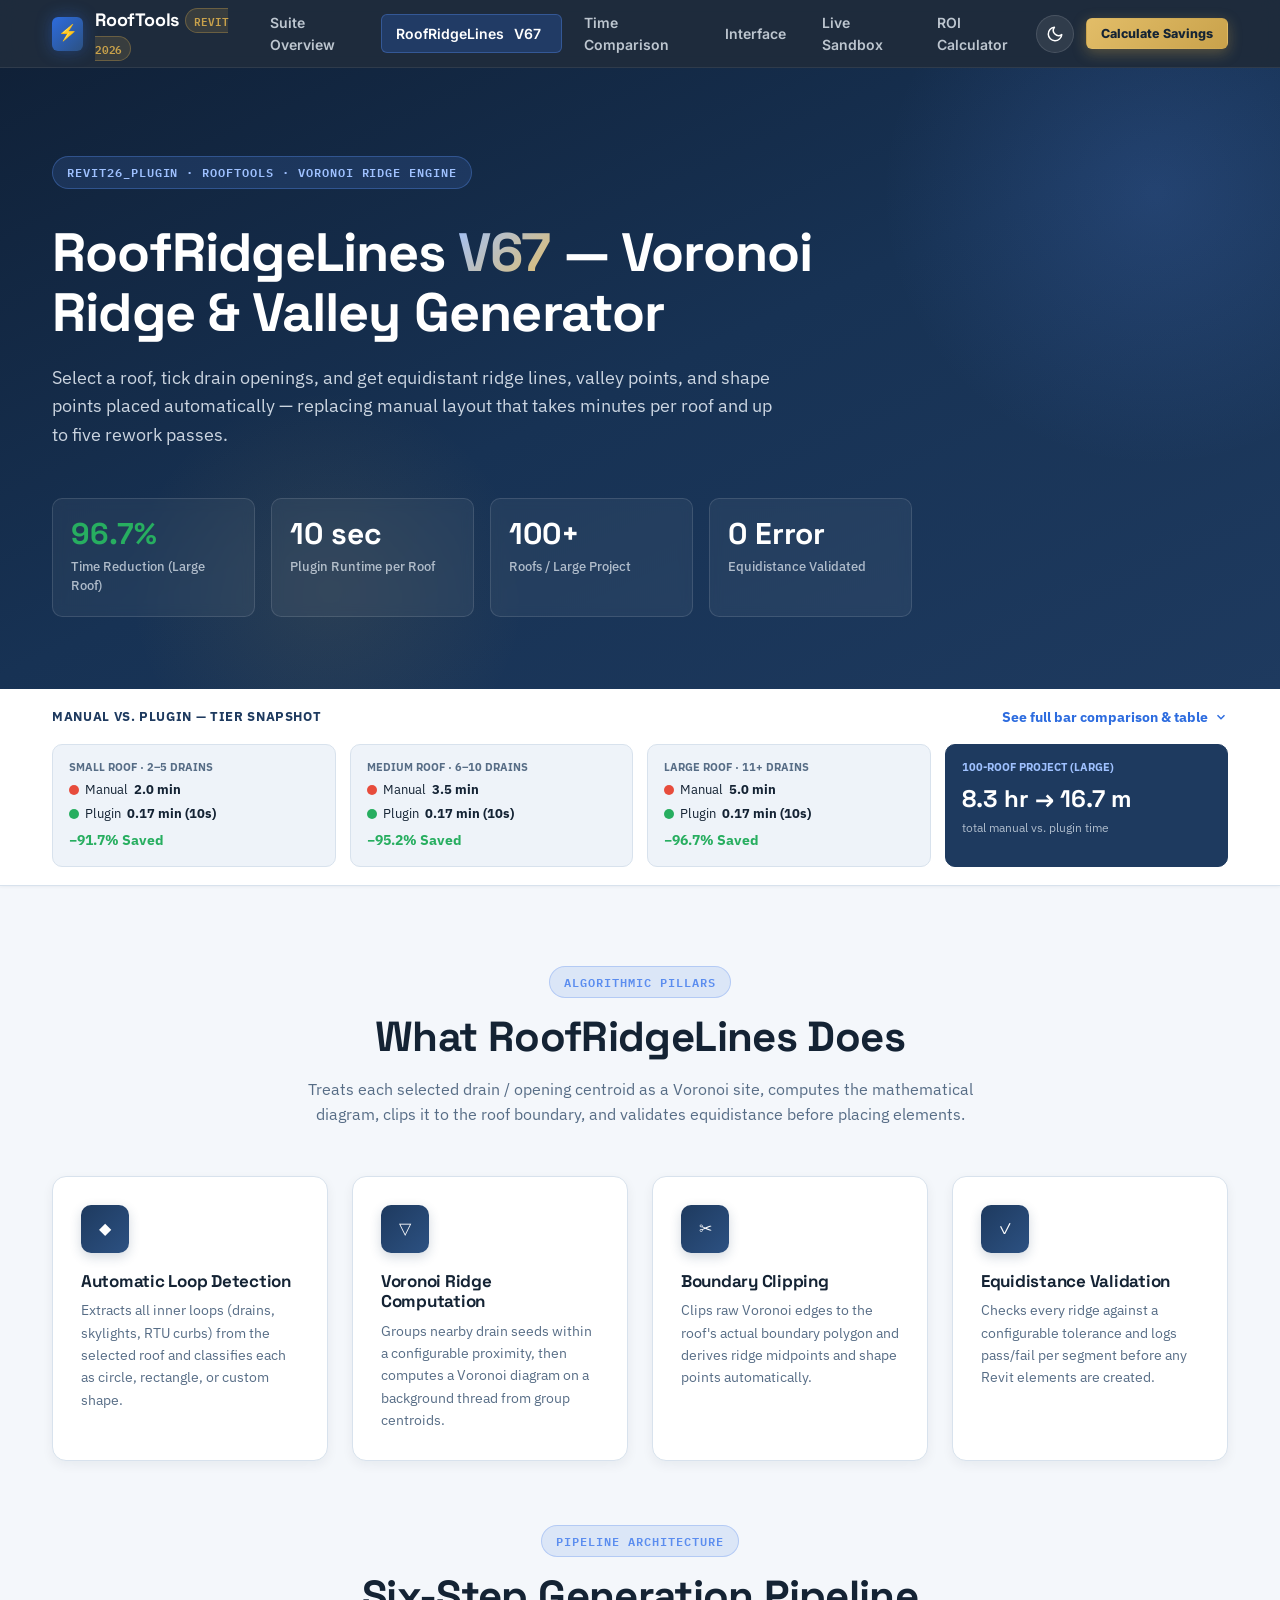
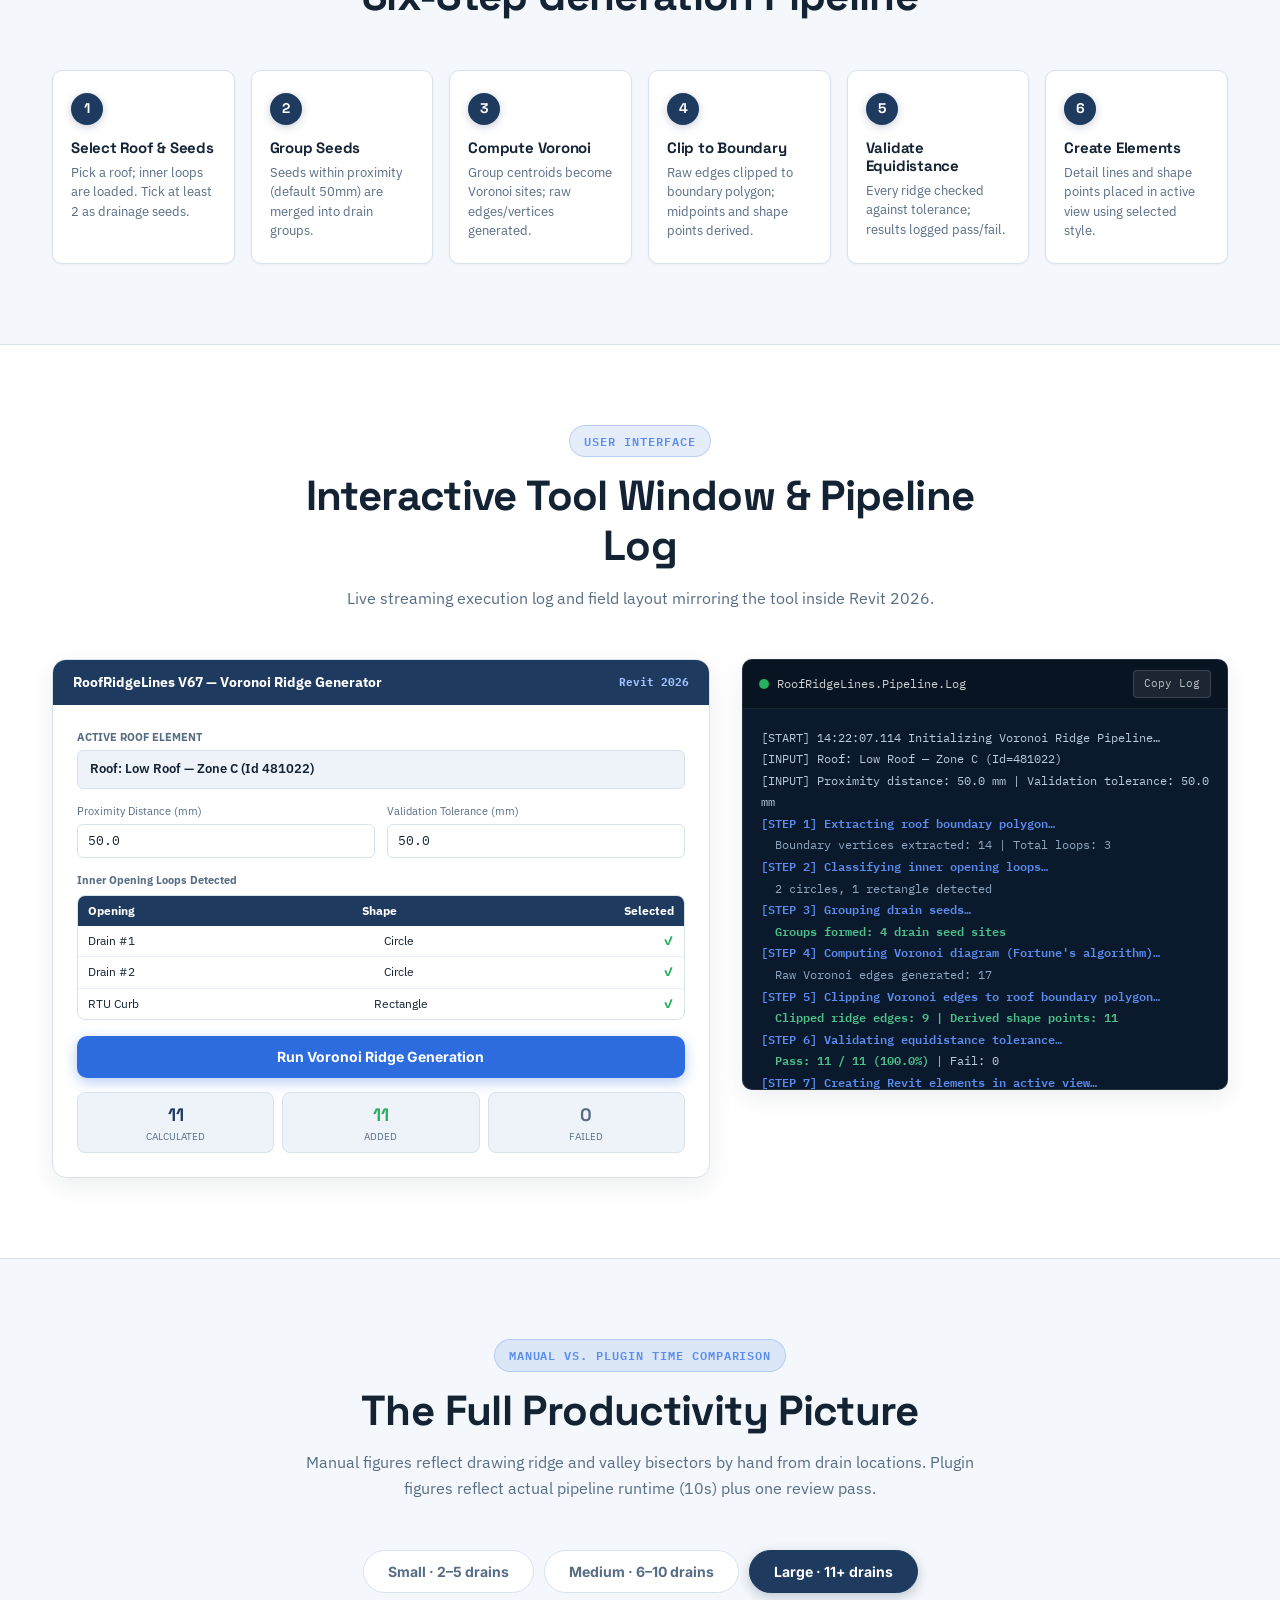
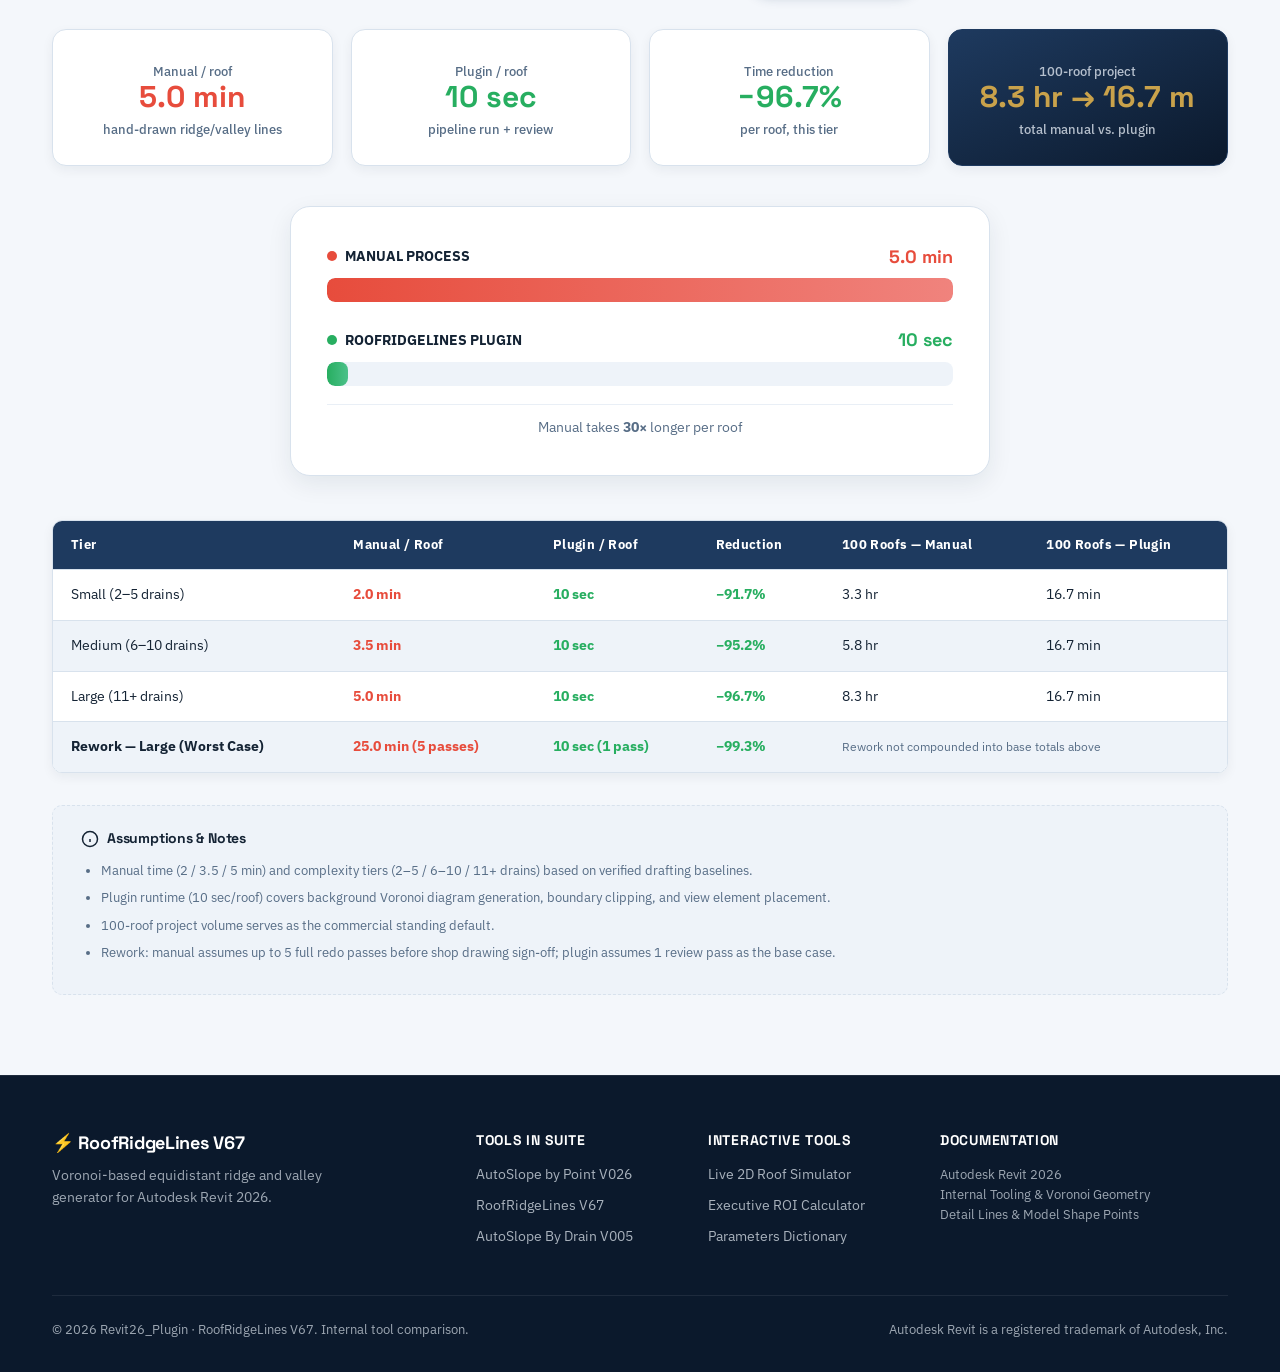
<file: roofridgelines.html>
<!DOCTYPE html>
<html lang="en" data-theme="light">
<head>
  <meta charset="UTF-8">
  <meta name="viewport" content="width=device-width, initial-scale=1.0">
  <title>RoofRidgeLines V67 — Voronoi Ridge &amp; Valley Generator for Revit 2026</title>
  <meta name="description" content="Generate equidistant ridge lines, valley points, and shape points automatically from roof drain openings using Voronoi diagrams in Autodesk Revit 2026.">

  <!-- Core Stylesheets -->
  <link rel="stylesheet" href="css/design-system.css">
  <link rel="stylesheet" href="css/components.css">
  <link rel="stylesheet" href="css/pages.css">
</head>
<body>

  <!-- ==================== HEADER & GLOBAL NAV ==================== -->
  <header class="site-header">
    <div class="wrap nav-container">
      <a href="index.html" class="brand-logo">
        <div class="brand-badge">⚡</div>
        <div>
          RoofTools<span class="suite-tag">REVIT 2026</span>
        </div>
      </a>

      <nav class="nav-menu">
        <a href="index.html" class="nav-link">Suite Overview</a>

        <div class="nav-dropdown">
          <a href="#showcase" class="nav-link active">
            RoofRidgeLines <span class="version-badge" style="margin-left:4px;">V67</span>
            <svg width="12" height="12" viewBox="0 0 24 24" fill="none" stroke="currentColor" stroke-width="2.5"><polyline points="6 9 12 15 18 9"></polyline></svg>
          </a>
          <div class="nav-dropdown-menu">
            <a href="autoslope-by-point.html" class="dropdown-item">
              <div class="item-title">AutoSlope by Point <span class="version-badge">V026</span></div>
              <div class="item-desc">Dijkstra shortest-path point-by-point roof sloping</div>
            </a>
            <a href="roofridgelines.html" class="dropdown-item">
              <div class="item-title">RoofRidgeLines <span class="version-badge">V67</span></div>
              <div class="item-desc">Voronoi ridge &amp; valley generator for drain openings</div>
            </a>
            <a href="autoslope-by-drain.html" class="dropdown-item">
              <div class="item-title">AutoSlope By Drain <span class="version-badge">V005</span></div>
              <div class="item-desc">Sketch loop detection &amp; 14 shared Revit parameters</div>
            </a>
          </div>
        </div>

        <a href="#comparison" class="nav-link">Time Comparison</a>
        <a href="#interface" class="nav-link">Interface</a>
        <a href="simulator.html" class="nav-link">Live Sandbox</a>
        <a href="roi-calculator.html" class="nav-link">ROI Calculator</a>
      </nav>

      <div class="nav-actions">
        <button class="theme-toggle-btn" aria-label="Toggle Dark/Light Mode"></button>
        <a href="roi-calculator.html" class="btn btn-gold btn-sm">Calculate Savings</a>
        <button class="mobile-toggle-btn" aria-label="Open Navigation Menu">
          <svg width="22" height="22" viewBox="0 0 24 24" fill="none" stroke="currentColor" stroke-width="2"><line x1="3" y1="12" x2="21" y2="12"></line><line x1="3" y1="6" x2="21" y2="6"></line><line x1="3" y1="18" x2="21" y2="18"></line></svg>
        </button>
      </div>
    </div>
  </header>

  <!-- ==================== HERO SECTION ==================== -->
  <header class="hero">
    <div class="wrap">
      <div class="hero-content">
        <div class="eyebrow" style="background:rgba(91,141,239,0.15);border-color:rgba(91,141,239,0.35);color:#9FC1FF;">
          Revit26_Plugin · RoofTools · Voronoi Ridge Engine
        </div>
        <h1>
          RoofRidgeLines <span class="gradient-text">V67</span> — Voronoi Ridge &amp; Valley Generator
        </h1>
        <p class="lead">
          Select a roof, tick drain openings, and get equidistant ridge lines, valley points, and shape points placed automatically — replacing manual layout that takes minutes per roof and up to five rework passes.
        </p>

        <div class="hero-metrics-grid">
          <div class="hero-metric-card">
            <div class="num" style="color:var(--emerald);">96.7%</div>
            <div class="lbl">Time Reduction (Large Roof)</div>
          </div>
          <div class="hero-metric-card">
            <div class="num">10 sec</div>
            <div class="lbl">Plugin Runtime per Roof</div>
          </div>
          <div class="hero-metric-card">
            <div class="num">100+</div>
            <div class="lbl">Roofs / Large Project</div>
          </div>
          <div class="hero-metric-card">
            <div class="num">0 Error</div>
            <div class="lbl">Equidistance Validated</div>
          </div>
        </div>
      </div>
    </div>
  </header>

  <!-- ==================== TOP COMPARISON STRIP ==================== -->
  <div class="strip">
    <div class="wrap">
      <div class="strip-inner">
        <div style="font-size:13px;font-weight:700;text-transform:uppercase;letter-spacing:0.05em;color:var(--navy);">
          Manual vs. Plugin — Tier Snapshot
        </div>
        <div class="strip-cta">
          <a class="strip-link" href="#comparison">
            See full bar comparison &amp; table
            <svg width="14" height="14" viewBox="0 0 24 24" fill="none" stroke="currentColor" stroke-width="2.5"><polyline points="6 9 12 15 18 9"></polyline></svg>
          </a>
        </div>
      </div>

      <div style="display:grid;grid-template-columns:repeat(auto-fit,minmax(220px,1fr));gap:14px;margin-top:16px;">
        <div style="border:1px solid var(--border);border-radius:10px;padding:14px 16px;background:var(--bg-subtle);">
          <div style="font-size:11px;font-weight:700;color:var(--text-muted);text-transform:uppercase;">Small roof · 2–5 drains</div>
          <div style="display:flex;align-items:center;gap:6px;font-size:13px;margin:4px 0;"><span class="dot-swatch red"></span>Manual <b>2.0 min</b></div>
          <div style="display:flex;align-items:center;gap:6px;font-size:13px;"><span class="dot-swatch green"></span>Plugin <b>0.17 min (10s)</b></div>
          <div style="margin-top:6px;font-size:14px;font-weight:800;color:var(--emerald);">−91.7% Saved</div>
        </div>

        <div style="border:1px solid var(--border);border-radius:10px;padding:14px 16px;background:var(--bg-subtle);">
          <div style="font-size:11px;font-weight:700;color:var(--text-muted);text-transform:uppercase;">Medium roof · 6–10 drains</div>
          <div style="display:flex;align-items:center;gap:6px;font-size:13px;margin:4px 0;"><span class="dot-swatch red"></span>Manual <b>3.5 min</b></div>
          <div style="display:flex;align-items:center;gap:6px;font-size:13px;"><span class="dot-swatch green"></span>Plugin <b>0.17 min (10s)</b></div>
          <div style="margin-top:6px;font-size:14px;font-weight:800;color:var(--emerald);">−95.2% Saved</div>
        </div>

        <div style="border:1px solid var(--border);border-radius:10px;padding:14px 16px;background:var(--bg-subtle);">
          <div style="font-size:11px;font-weight:700;color:var(--text-muted);text-transform:uppercase;">Large roof · 11+ drains</div>
          <div style="display:flex;align-items:center;gap:6px;font-size:13px;margin:4px 0;"><span class="dot-swatch red"></span>Manual <b>5.0 min</b></div>
          <div style="display:flex;align-items:center;gap:6px;font-size:13px;"><span class="dot-swatch green"></span>Plugin <b>0.17 min (10s)</b></div>
          <div style="margin-top:6px;font-size:14px;font-weight:800;color:var(--emerald);">−96.7% Saved</div>
        </div>

        <div style="background:var(--navy);border:1px solid var(--navy);border-radius:10px;padding:14px 16px;color:#fff;">
          <div style="font-size:11px;font-weight:700;color:#9FC1FF;text-transform:uppercase;">100-roof project (large)</div>
          <div style="font-family:var(--font-display);font-size:24px;font-weight:800;color:#fff;margin-top:4px;">8.3 hr → 16.7 m</div>
          <div style="font-size:11.5px;color:rgba(235,242,250,0.7);margin-top:2px;">total manual vs. plugin time</div>
        </div>
      </div>
    </div>
  </div>

  <!-- ==================== TOOL SHOWCASE ==================== -->
  <section class="section" id="showcase">
    <div class="wrap">
      <div class="section-head">
        <div class="eyebrow">Algorithmic Pillars</div>
        <h2 class="section-title">What RoofRidgeLines Does</h2>
        <p class="section-desc">
          Treats each selected drain / opening centroid as a Voronoi site, computes the mathematical diagram, clips it to the roof boundary, and validates equidistance before placing elements.
        </p>
      </div>

      <div class="grid-features" style="grid-template-columns:repeat(4,1fr);margin-bottom:64px;">
        <div class="feat-card">
          <div class="feat-icon">◆</div>
          <h4>Automatic Loop Detection</h4>
          <p>Extracts all inner loops (drains, skylights, RTU curbs) from the selected roof and classifies each as circle, rectangle, or custom shape.</p>
        </div>

        <div class="feat-card">
          <div class="feat-icon">▽</div>
          <h4>Voronoi Ridge Computation</h4>
          <p>Groups nearby drain seeds within a configurable proximity, then computes a Voronoi diagram on a background thread from group centroids.</p>
        </div>

        <div class="feat-card">
          <div class="feat-icon">✂</div>
          <h4>Boundary Clipping</h4>
          <p>Clips raw Voronoi edges to the roof's actual boundary polygon and derives ridge midpoints and shape points automatically.</p>
        </div>

        <div class="feat-card">
          <div class="feat-icon">✓</div>
          <h4>Equidistance Validation</h4>
          <p>Checks every ridge against a configurable tolerance and logs pass/fail per segment before any Revit elements are created.</p>
        </div>
      </div>

      <div class="section-head">
        <div class="eyebrow">Pipeline Architecture</div>
        <h2 class="section-title">Six-Step Generation Pipeline</h2>
      </div>

      <div class="steps-container" style="grid-template-columns:repeat(6,1fr);">
        <div class="step-card">
          <div class="step-num-badge">1</div>
          <h4>Select Roof &amp; Seeds</h4>
          <p>Pick a roof; inner loops are loaded. Tick at least 2 as drainage seeds.</p>
        </div>
        <div class="step-card">
          <div class="step-num-badge">2</div>
          <h4>Group Seeds</h4>
          <p>Seeds within proximity (default 50mm) are merged into drain groups.</p>
        </div>
        <div class="step-card">
          <div class="step-num-badge">3</div>
          <h4>Compute Voronoi</h4>
          <p>Group centroids become Voronoi sites; raw edges/vertices generated.</p>
        </div>
        <div class="step-card">
          <div class="step-num-badge">4</div>
          <h4>Clip to Boundary</h4>
          <p>Raw edges clipped to boundary polygon; midpoints and shape points derived.</p>
        </div>
        <div class="step-card">
          <div class="step-num-badge">5</div>
          <h4>Validate Equidistance</h4>
          <p>Every ridge checked against tolerance; results logged pass/fail.</p>
        </div>
        <div class="step-card">
          <div class="step-num-badge">6</div>
          <h4>Create Elements</h4>
          <p>Detail lines and shape points placed in active view using selected style.</p>
        </div>
      </div>
    </div>
  </section>

  <!-- ==================== INTERFACE & LIVE PIPELINE LOG ==================== -->
  <section class="section band-alt" id="interface">
    <div class="wrap">
      <div class="section-head">
        <div class="eyebrow">User Interface</div>
        <h2 class="section-title">Interactive Tool Window &amp; Pipeline Log</h2>
        <p class="section-desc">
          Live streaming execution log and field layout mirroring the tool inside Revit 2026.
        </p>
      </div>

      <div class="two-col-layout">
        <!-- Mock Tool UI -->
        <div class="panel-window">
          <div class="panel-header">
            <span>RoofRidgeLines V67 — Voronoi Ridge Generator</span>
            <span style="color:#9FC1FF;font-family:var(--font-mono);font-size:11px;">Revit 2026</span>
          </div>
          <div class="panel-body">
            <div style="font-size:11px;color:var(--text-muted);text-transform:uppercase;margin-bottom:4px;font-weight:700;">Active Roof Element</div>
            <div style="background:var(--bg-subtle);border:1px solid var(--border);border-radius:6px;padding:8px 12px;font-size:13px;margin-bottom:14px;font-weight:600;">
              Roof: Low Roof — Zone C (Id 481022)
            </div>

            <div style="display:grid;grid-template-columns:1fr 1fr;gap:12px;margin-bottom:14px;">
              <div>
                <div style="font-size:11px;color:var(--text-muted);margin-bottom:4px;">Proximity Distance (mm)</div>
                <div style="border:1px solid var(--border);border-radius:6px;padding:6px 10px;font-size:13px;font-family:var(--font-mono);">50.0</div>
              </div>
              <div>
                <div style="font-size:11px;color:var(--text-muted);margin-bottom:4px;">Validation Tolerance (mm)</div>
                <div style="border:1px solid var(--border);border-radius:6px;padding:6px 10px;font-size:13px;font-family:var(--font-mono);">50.0</div>
              </div>
            </div>

            <div style="font-size:11px;color:var(--text-muted);margin-bottom:6px;font-weight:700;">Inner Opening Loops Detected</div>
            <div style="border:1px solid var(--border);border-radius:8px;overflow:hidden;margin-bottom:16px;">
              <div style="display:flex;justify-content:space-between;background:var(--navy);color:#fff;padding:6px 10px;font-size:11.5px;font-weight:700;">
                <span>Opening</span><span>Shape</span><span>Selected</span>
              </div>
              <div style="display:flex;justify-content:space-between;padding:6px 10px;font-size:12px;border-bottom:1px solid var(--border-light);">
                <span>Drain #1</span><span>Circle</span><span style="color:var(--emerald);font-weight:800;">✓</span>
              </div>
              <div style="display:flex;justify-content:space-between;padding:6px 10px;font-size:12px;border-bottom:1px solid var(--border-light);">
                <span>Drain #2</span><span>Circle</span><span style="color:var(--emerald);font-weight:800;">✓</span>
              </div>
              <div style="display:flex;justify-content:space-between;padding:6px 10px;font-size:12px;">
                <span>RTU Curb</span><span>Rectangle</span><span style="color:var(--emerald);font-weight:800;">✓</span>
              </div>
            </div>

            <div class="btn btn-primary" style="width:100%;">Run Voronoi Ridge Generation</div>

            <div style="display:grid;grid-template-columns:repeat(3,1fr);gap:8px;margin-top:14px;text-align:center;">
              <div style="background:var(--bg-subtle);border:1px solid var(--border);border-radius:8px;padding:8px;">
                <div style="font-family:var(--font-display);font-size:18px;font-weight:800;color:var(--navy);">11</div>
                <div style="font-size:10px;color:var(--text-muted);">CALCULATED</div>
              </div>
              <div style="background:var(--bg-subtle);border:1px solid var(--border);border-radius:8px;padding:8px;">
                <div style="font-family:var(--font-display);font-size:18px;font-weight:800;color:var(--emerald);">11</div>
                <div style="font-size:10px;color:var(--text-muted);">ADDED</div>
              </div>
              <div style="background:var(--bg-subtle);border:1px solid var(--border);border-radius:8px;padding:8px;">
                <div style="font-family:var(--font-display);font-size:18px;font-weight:800;color:var(--text-muted);">0</div>
                <div style="font-size:10px;color:var(--text-muted);">FAILED</div>
              </div>
            </div>
          </div>
        </div>

        <!-- Terminal Live Log -->
        <div class="terminal-card">
          <div class="terminal-header">
            <div class="terminal-title">
              <span class="dot-swatch green"></span>
              <span>RoofRidgeLines.Pipeline.Log</span>
            </div>
            <div class="terminal-actions">
              <button class="terminal-btn" data-copy-target="ridgePipelineLog">Copy Log</button>
            </div>
          </div>
          <div class="terminal-body" id="ridgePipelineLog">
[START] 14:22:07.114 Initializing Voronoi Ridge Pipeline…<br>
[INPUT] Roof: Low Roof — Zone C (Id=481022)<br>
[INPUT] Proximity distance: 50.0 mm | Validation tolerance: 50.0 mm<br>
<span class="log-step">[STEP 1] Extracting roof boundary polygon…</span><br>
&nbsp;&nbsp;<span class="log-sub">Boundary vertices extracted: 14 | Total loops: 3</span><br>
<span class="log-step">[STEP 2] Classifying inner opening loops…</span><br>
&nbsp;&nbsp;<span class="log-sub">2 circles, 1 rectangle detected</span><br>
<span class="log-step">[STEP 3] Grouping drain seeds…</span><br>
&nbsp;&nbsp;<span class="log-ok">Groups formed: 4 drain seed sites</span><br>
<span class="log-step">[STEP 4] Computing Voronoi diagram (Fortune's algorithm)…</span><br>
&nbsp;&nbsp;<span class="log-sub">Raw Voronoi edges generated: 17</span><br>
<span class="log-step">[STEP 5] Clipping Voronoi edges to roof boundary polygon…</span><br>
&nbsp;&nbsp;<span class="log-ok">Clipped ridge edges: 9 | Derived shape points: 11</span><br>
<span class="log-step">[STEP 6] Validating equidistance tolerance…</span><br>
&nbsp;&nbsp;<span class="log-ok">Pass: 11 / 11 (100.0%)</span> | Fail: 0<br>
<span class="log-step">[STEP 7] Creating Revit elements in active view…</span><br>
&nbsp;&nbsp;<span class="log-ok">Detail lines created: 9 | Shape points placed: 11</span><br>
<span class="log-ok">[END] Pipeline execution completed in 9.4s. Transaction committed.</span>
          </div>
        </div>
      </div>
    </div>
  </section>

  <!-- ==================== COMPARISON SECTION ==================== -->
  <section class="section" id="comparison">
    <div class="wrap">
      <div class="section-head">
        <div class="eyebrow">Manual vs. Plugin Time Comparison</div>
        <h2 class="section-title">The Full Productivity Picture</h2>
        <p class="section-desc">
          Manual figures reflect drawing ridge and valley bisectors by hand from drain locations. Plugin figures reflect actual pipeline runtime (10s) plus one review pass.
        </p>
      </div>

      <!-- Drain Tier Switcher -->
      <div class="toggle-row">
        <button class="toggle-pill-btn" data-tier-drain="small">Small · 2–5 drains</button>
        <button class="toggle-pill-btn" data-tier-drain="medium">Medium · 6–10 drains</button>
        <button class="toggle-pill-btn active" data-tier-drain="large">Large · 11+ drains</button>
      </div>

      <!-- Stat Cards -->
      <div class="stats-summary-grid" id="statCards">
        <!-- Populated by js/calculators.js -->
      </div>

      <!-- Proportional Comparison Bar Chart -->
      <div style="max-width:700px;margin:0 auto 44px;background:var(--bg-card);border:1px solid var(--border);border-radius:var(--radius-xl);padding:36px;box-shadow:var(--shadow-md);">
        <div style="margin-bottom:24px;">
          <div style="display:flex;align-items:center;justify-content:space-between;margin-bottom:8px;">
            <div style="display:flex;align-items:center;gap:8px;font-size:13.5px;font-weight:700;text-transform:uppercase;">
              <span class="dot-swatch red"></span> Manual Process
            </div>
            <span id="barManualValue" style="font-family:var(--font-display);font-size:18px;font-weight:800;color:var(--danger);">5.0 min</span>
          </div>
          <div style="background:var(--bg-subtle);border-radius:8px;height:24px;overflow:hidden;">
            <div id="barManualFill" style="height:100%;border-radius:8px;background:linear-gradient(90deg,#E74C3C,#F0837D);width:100%;transition:width .4s ease;"></div>
          </div>
        </div>

        <div style="margin-bottom:18px;">
          <div style="display:flex;align-items:center;justify-content:space-between;margin-bottom:8px;">
            <div style="display:flex;align-items:center;gap:8px;font-size:13.5px;font-weight:700;text-transform:uppercase;">
              <span class="dot-swatch green"></span> RoofRidgeLines Plugin
            </div>
            <span id="barPluginValue" style="font-family:var(--font-display);font-size:18px;font-weight:800;color:var(--emerald);">10 sec</span>
          </div>
          <div style="background:var(--bg-subtle);border-radius:8px;height:24px;overflow:hidden;">
            <div id="barPluginFill" style="height:100%;border-radius:8px;background:linear-gradient(90deg,#27AE60,#4CC18A);width:3.3%;min-width:8px;transition:width .4s ease;"></div>
          </div>
        </div>

        <div id="barMultiple" style="text-align:center;font-size:14px;color:var(--text-muted);padding-top:12px;border-top:1px solid var(--border-light);">
          Manual takes <b>30×</b> longer per roof
        </div>
      </div>

      <!-- Comparison Table -->
      <div class="breakdown-table-wrap">
        <table class="breakdown-table">
          <thead>
            <tr>
              <th>Tier</th>
              <th>Manual / Roof</th>
              <th>Plugin / Roof</th>
              <th>Reduction</th>
              <th>100 Roofs — Manual</th>
              <th>100 Roofs — Plugin</th>
            </tr>
          </thead>
          <tbody>
            <tr>
              <td>Small (2–5 drains)</td>
              <td class="num" style="color:var(--danger)">2.0 min</td>
              <td class="num" style="color:var(--emerald)">10 sec</td>
              <td class="num" style="color:var(--emerald)">−91.7%</td>
              <td>3.3 hr</td>
              <td>16.7 min</td>
            </tr>
            <tr>
              <td>Medium (6–10 drains)</td>
              <td class="num" style="color:var(--danger)">3.5 min</td>
              <td class="num" style="color:var(--emerald)">10 sec</td>
              <td class="num" style="color:var(--emerald)">−95.2%</td>
              <td>5.8 hr</td>
              <td>16.7 min</td>
            </tr>
            <tr>
              <td>Large (11+ drains)</td>
              <td class="num" style="color:var(--danger)">5.0 min</td>
              <td class="num" style="color:var(--emerald)">10 sec</td>
              <td class="num" style="color:var(--emerald)">−96.7%</td>
              <td>8.3 hr</td>
              <td>16.7 min</td>
            </tr>
            <tr style="background:var(--bg-subtle);font-weight:800;">
              <td>Rework — Large (Worst Case)</td>
              <td class="num" style="color:var(--danger)">25.0 min (5 passes)</td>
              <td class="num" style="color:var(--emerald)">10 sec (1 pass)</td>
              <td class="num" style="color:var(--emerald)">−99.3%</td>
              <td colspan="2" style="font-size:12px;color:var(--text-muted);font-weight:400;">Rework not compounded into base totals above</td>
            </tr>
          </tbody>
        </table>
      </div>

      <!-- Assumptions -->
      <div class="assumptions-box">
        <h4>
          <svg width="18" height="18" viewBox="0 0 24 24" fill="none" stroke="currentColor" stroke-width="2"><circle cx="12" cy="12" r="10"></circle><line x1="12" y1="16" x2="12" y2="12"></line><line x1="12" y1="8" x2="12.01" y2="8"></line></svg>
          Assumptions &amp; Notes
        </h4>
        <ul>
          <li>Manual time (2 / 3.5 / 5 min) and complexity tiers (2–5 / 6–10 / 11+ drains) based on verified drafting baselines.</li>
          <li>Plugin runtime (10 sec/roof) covers background Voronoi diagram generation, boundary clipping, and view element placement.</li>
          <li>100-roof project volume serves as the commercial standing default.</li>
          <li>Rework: manual assumes up to 5 full redo passes before shop drawing sign-off; plugin assumes 1 review pass as the base case.</li>
        </ul>
      </div>
    </div>
  </section>

  <!-- ==================== FOOTER ==================== -->
  <footer class="site-footer">
    <div class="wrap">
      <div class="footer-grid">
        <div class="footer-brand">
          <h4>⚡ RoofRidgeLines V67</h4>
          <p>
            Voronoi-based equidistant ridge and valley generator for Autodesk Revit 2026.
          </p>
        </div>

        <div class="footer-col">
          <h5>Tools in Suite</h5>
          <div class="footer-links">
            <a href="autoslope-by-point.html">AutoSlope by Point V026</a>
            <a href="roofridgelines.html">RoofRidgeLines V67</a>
            <a href="autoslope-by-drain.html">AutoSlope By Drain V005</a>
          </div>
        </div>

        <div class="footer-col">
          <h5>Interactive Tools</h5>
          <div class="footer-links">
            <a href="simulator.html">Live 2D Roof Simulator</a>
            <a href="roi-calculator.html">Executive ROI Calculator</a>
            <a href="index.html#parameters">Parameters Dictionary</a>
          </div>
        </div>

        <div class="footer-col">
          <h5>Documentation</h5>
          <p style="font-size:12.5px;line-height:1.6;">
            Autodesk Revit 2026<br>
            Internal Tooling &amp; Voronoi Geometry<br>
            Detail Lines &amp; Model Shape Points
          </p>
        </div>
      </div>

      <div class="footer-bottom">
        <div>© 2026 Revit26_Plugin · RoofRidgeLines V67. Internal tool comparison.</div>
        <div>Autodesk Revit is a registered trademark of Autodesk, Inc.</div>
      </div>
    </div>
  </footer>

  <!-- Scripts -->
  <script src="js/app.js"></script>
  <script src="js/calculators.js"></script>
</body>
</html>
</file>
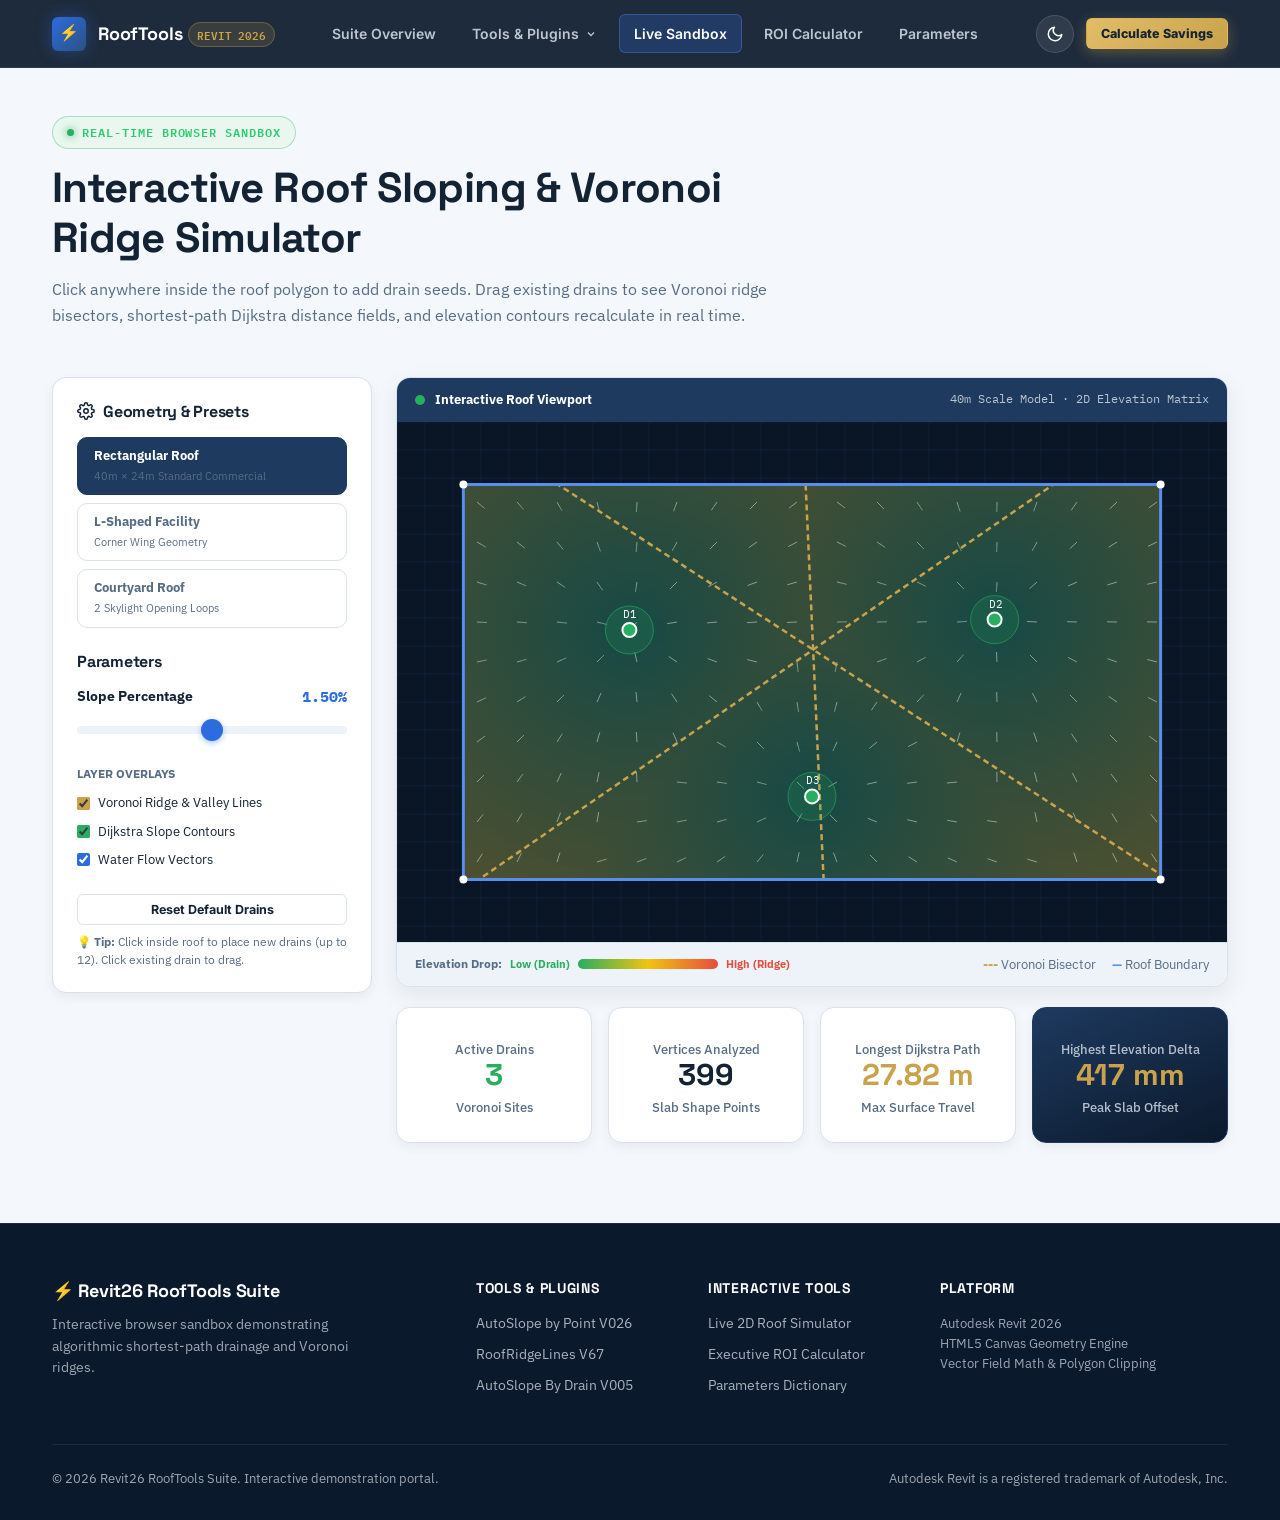
<file: simulator.html>
<!DOCTYPE html>
<html lang="en" data-theme="light">
<head>
  <meta charset="UTF-8">
  <meta name="viewport" content="width=device-width, initial-scale=1.0">
  <title>Interactive 2D Roof Simulator — Revit26 RoofTools Suite</title>
  <meta name="description" content="Interactive browser-based Voronoi ridge line generator and Dijkstra shortest-path drainage slope simulator for Autodesk Revit 2026.">

  <!-- Core Stylesheets -->
  <link rel="stylesheet" href="css/design-system.css">
  <link rel="stylesheet" href="css/components.css">
  <link rel="stylesheet" href="css/pages.css">
</head>
<body>

  <!-- ==================== HEADER & GLOBAL NAV ==================== -->
  <header class="site-header">
    <div class="wrap nav-container">
      <a href="index.html" class="brand-logo">
        <div class="brand-badge">⚡</div>
        <div>
          RoofTools<span class="suite-tag">REVIT 2026</span>
        </div>
      </a>

      <nav class="nav-menu">
        <a href="index.html" class="nav-link">Suite Overview</a>

        <div class="nav-dropdown">
          <a href="#" class="nav-link">
            Tools &amp; Plugins
            <svg width="12" height="12" viewBox="0 0 24 24" fill="none" stroke="currentColor" stroke-width="2.5"><polyline points="6 9 12 15 18 9"></polyline></svg>
          </a>
          <div class="nav-dropdown-menu">
            <a href="autoslope-by-point.html" class="dropdown-item">
              <div class="item-title">AutoSlope by Point <span class="version-badge">V026</span></div>
              <div class="item-desc">Dijkstra shortest-path point-by-point roof sloping</div>
            </a>
            <a href="roofridgelines.html" class="dropdown-item">
              <div class="item-title">RoofRidgeLines <span class="version-badge">V67</span></div>
              <div class="item-desc">Voronoi ridge &amp; valley generator for drain openings</div>
            </a>
            <a href="autoslope-by-drain.html" class="dropdown-item">
              <div class="item-title">AutoSlope By Drain <span class="version-badge">V005</span></div>
              <div class="item-desc">Sketch loop detection &amp; 14 shared Revit parameters</div>
            </a>
          </div>
        </div>

        <a href="simulator.html" class="nav-link active">Live Sandbox</a>
        <a href="roi-calculator.html" class="nav-link">ROI Calculator</a>
        <a href="index.html#parameters" class="nav-link">Parameters</a>
      </nav>

      <div class="nav-actions">
        <button class="theme-toggle-btn" aria-label="Toggle Dark/Light Mode"></button>
        <a href="roi-calculator.html" class="btn btn-gold btn-sm">Calculate Savings</a>
        <button class="mobile-toggle-btn" aria-label="Open Navigation Menu">
          <svg width="22" height="22" viewBox="0 0 24 24" fill="none" stroke="currentColor" stroke-width="2"><line x1="3" y1="12" x2="21" y2="12"></line><line x1="3" y1="6" x2="21" y2="6"></line><line x1="3" y1="18" x2="21" y2="18"></line></svg>
        </button>
      </div>
    </div>
  </header>

  <!-- ==================== PAGE HEADER ==================== -->
  <section class="section" style="padding:48px 0 24px;">
    <div class="wrap">
      <div class="section-head left-aligned" style="margin-bottom:24px;">
        <div class="eyebrow emerald">
          <span class="dot"></span> Real-Time Browser Sandbox
        </div>
        <h1 class="section-title">Interactive Roof Sloping &amp; Voronoi Ridge Simulator</h1>
        <p class="section-desc">
          Click anywhere inside the roof polygon to add drain seeds. Drag existing drains to see Voronoi ridge bisectors, shortest-path Dijkstra distance fields, and elevation contours recalculate in real time.
        </p>
      </div>
    </div>
  </section>

  <!-- ==================== SIMULATOR MAIN WORKSPACE ==================== -->
  <section class="section" style="padding-top:0;">
    <div class="wrap">
      <div class="sim-container">

        <!-- Controls Sidebar -->
        <div class="sim-sidebar">
          <h3 style="font-size:16px;margin-bottom:16px;display:flex;align-items:center;gap:8px;">
            <svg width="18" height="18" viewBox="0 0 24 24" fill="none" stroke="currentColor" stroke-width="2"><circle cx="12" cy="12" r="3"></circle><path d="M19.4 15a1.65 1.65 0 0 0 .33 1.82l.06.06a2 2 0 0 1 0 2.83 2 2 0 0 1-2.83 0l-.06-.06a1.65 1.65 0 0 0-1.82-.33 1.65 1.65 0 0 0-1 1.51V21a2 2 0 0 1-2 2 2 2 0 0 1-2-2v-.09A1.65 1.65 0 0 0 9 19.4a1.65 1.65 0 0 0-1.82.33l-.06.06a2 2 0 0 1-2.83 0 2 2 0 0 1 0-2.83l.06-.06a1.65 1.65 0 0 0 .33-1.82 1.65 1.65 0 0 0-1.51-1H3a2 2 0 0 1-2-2 2 2 0 0 1 2-2h.09A1.65 1.65 0 0 0 4.6 9a1.65 1.65 0 0 0-.33-1.82l-.06-.06a2 2 0 0 1 0-2.83 2 2 0 0 1 2.83 0l.06.06a1.65 1.65 0 0 0 1.82.33H9a1.65 1.65 0 0 0 1-1.51V3a2 2 0 0 1 2-2 2 2 0 0 1 2 2v.09a1.65 1.65 0 0 0 1 1.51 1.65 1.65 0 0 0 1.82-.33l.06-.06a2 2 0 0 1 2.83 0 2 2 0 0 1 0 2.83l-.06.06a1.65 1.65 0 0 0-.33 1.82V9a1.65 1.65 0 0 0 1.51 1H21a2 2 0 0 1 2 2 2 2 0 0 1-2 2h-.09a1.65 1.65 0 0 0-1.51 1z"></path></svg>
            Geometry &amp; Presets
          </h3>

          <div style="display:flex;flex-direction:column;gap:8px;margin-bottom:24px;">
            <button class="param-filter-btn active" data-sim-preset="rectangle" style="text-align:left;">
              <b>Rectangular Roof</b><br><span style="font-size:11px;font-weight:400;color:var(--text-muted);">40m × 24m Standard Commercial</span>
            </button>
            <button class="param-filter-btn" data-sim-preset="l-shape" style="text-align:left;">
              <b>L-Shaped Facility</b><br><span style="font-size:11px;font-weight:400;color:var(--text-muted);">Corner Wing Geometry</span>
            </button>
            <button class="param-filter-btn" data-sim-preset="courtyard" style="text-align:left;">
              <b>Courtyard Roof</b><br><span style="font-size:11px;font-weight:400;color:var(--text-muted);">2 Skylight Opening Loops</span>
            </button>
          </div>

          <h3 style="font-size:16px;margin-bottom:14px;">Parameters</h3>

          <!-- Slope Slider -->
          <div class="calc-group">
            <div class="calc-label-row">
              <span class="calc-label">Slope Percentage</span>
              <span class="calc-val-display" id="simSlopeVal">1.50%</span>
            </div>
            <input type="range" class="calc-slider" id="simSlopeSlider" min="0.50" max="2.50" step="0.25" value="1.50">
          </div>

          <!-- Display Toggles -->
          <div style="margin-bottom:24px;">
            <div style="font-size:12px;font-weight:700;text-transform:uppercase;color:var(--text-muted);margin-bottom:10px;">Layer Overlays</div>
            <label style="display:flex;align-items:center;gap:8px;font-size:13px;margin-bottom:8px;cursor:pointer;">
              <input type="checkbox" id="simChkRidges" checked style="accent-color:var(--gold);">
              <span>Voronoi Ridge &amp; Valley Lines</span>
            </label>
            <label style="display:flex;align-items:center;gap:8px;font-size:13px;margin-bottom:8px;cursor:pointer;">
              <input type="checkbox" id="simChkContours" checked style="accent-color:var(--emerald);">
              <span>Dijkstra Slope Contours</span>
            </label>
            <label style="display:flex;align-items:center;gap:8px;font-size:13px;cursor:pointer;">
              <input type="checkbox" id="simChkFlow" checked style="accent-color:var(--blue);">
              <span>Water Flow Vectors</span>
            </label>
          </div>

          <!-- Actions -->
          <button class="btn btn-outline btn-sm" id="simResetDrains" style="width:100%;margin-bottom:8px;">
            Reset Default Drains
          </button>
          <div style="font-size:11.5px;color:var(--text-muted);line-height:1.5;">
            💡 <b>Tip:</b> Click inside roof to place new drains (up to 12). Click existing drain to drag.
          </div>
        </div>

        <!-- Canvas & Metrics Column -->
        <div>
          <div class="sim-canvas-panel">
            <div class="sim-canvas-toolbar">
              <div style="display:flex;align-items:center;gap:10px;font-size:13px;font-weight:700;">
                <span class="dot-swatch green"></span>
                <span>Interactive Roof Viewport</span>
              </div>
              <div style="font-size:12px;color:rgba(255,255,255,0.7);font-family:var(--font-mono);">
                40m Scale Model · 2D Elevation Matrix
              </div>
            </div>

            <!-- Canvas Viewport -->
            <div class="sim-canvas-viewport">
              <canvas id="roofSimCanvas"></canvas>
            </div>

            <!-- Legend & Stats Bar -->
            <div class="sim-legend-bar">
              <div class="elevation-gradient-bar">
                <span style="font-size:11.5px;font-weight:700;">Elevation Drop:</span>
                <span style="font-size:11px;color:var(--emerald);font-weight:700;">Low (Drain)</span>
                <div class="grad-strip"></div>
                <span style="font-size:11px;color:var(--danger);font-weight:700;">High (Ridge)</span>
              </div>
              <div style="display:flex;gap:16px;">
                <span><b style="color:var(--gold);">---</b> Voronoi Bisector</span>
                <span><b style="color:#5B8DEF;">—</b> Roof Boundary</span>
              </div>
            </div>
          </div>

          <!-- Real-Time Metrics Output Row -->
          <div style="display:grid;grid-template-columns:repeat(4,1fr);gap:16px;margin-top:20px;">
            <div class="stat-metric-card">
              <div class="lbl">Active Drains</div>
              <div class="num" id="simDrainCount" style="color:var(--emerald);">3</div>
              <div class="lbl">Voronoi Sites</div>
            </div>
            <div class="stat-metric-card">
              <div class="lbl">Vertices Analyzed</div>
              <div class="num" id="simVertexCount">212</div>
              <div class="lbl">Slab Shape Points</div>
            </div>
            <div class="stat-metric-card">
              <div class="lbl">Longest Dijkstra Path</div>
              <div class="num" id="simLongestPath" style="color:var(--gold);">4.82 m</div>
              <div class="lbl">Max Surface Travel</div>
            </div>
            <div class="stat-metric-card highlight">
              <div class="lbl">Highest Elevation Delta</div>
              <div class="num" id="simHighestElev">48 mm</div>
              <div class="lbl">Peak Slab Offset</div>
            </div>
          </div>
        </div>

      </div>
    </div>
  </section>

  <!-- ==================== FOOTER ==================== -->
  <footer class="site-footer">
    <div class="wrap">
      <div class="footer-grid">
        <div class="footer-brand">
          <h4>⚡ Revit26 RoofTools Suite</h4>
          <p>
            Interactive browser sandbox demonstrating algorithmic shortest-path drainage and Voronoi ridges.
          </p>
        </div>

        <div class="footer-col">
          <h5>Tools &amp; Plugins</h5>
          <div class="footer-links">
            <a href="autoslope-by-point.html">AutoSlope by Point V026</a>
            <a href="roofridgelines.html">RoofRidgeLines V67</a>
            <a href="autoslope-by-drain.html">AutoSlope By Drain V005</a>
          </div>
        </div>

        <div class="footer-col">
          <h5>Interactive Tools</h5>
          <div class="footer-links">
            <a href="simulator.html">Live 2D Roof Simulator</a>
            <a href="roi-calculator.html">Executive ROI Calculator</a>
            <a href="index.html#parameters">Parameters Dictionary</a>
          </div>
        </div>

        <div class="footer-col">
          <h5>Platform</h5>
          <p style="font-size:12.5px;line-height:1.6;">
            Autodesk Revit 2026<br>
            HTML5 Canvas Geometry Engine<br>
            Vector Field Math &amp; Polygon Clipping
          </p>
        </div>
      </div>

      <div class="footer-bottom">
        <div>© 2026 Revit26 RoofTools Suite. Interactive demonstration portal.</div>
        <div>Autodesk Revit is a registered trademark of Autodesk, Inc.</div>
      </div>
    </div>
  </footer>

  <!-- Scripts -->
  <script src="js/app.js"></script>
  <script src="js/roof-simulator.js"></script>
</body>
</html>
</file>
<file: css/design-system.css>
/* ==========================================================================
   Revit26 RoofTools Suite — Design System & Tokens
   ========================================================================== */

@import url('https://fonts.googleapis.com/css2?family=IBM+Plex+Mono:wght@400;500;600&family=IBM+Plex+Sans:wght@400;500;600;700&family=Inter:wght@300;400;500;600;700;800&family=Space+Grotesk:wght@500;600;700;800&display=swap');

:root {
  /* Core Brand Colors */
  --navy-deep: #0B192C;
  --navy-dark: #12233B;
  --navy: #1E3A5F;
  --navy-light: #2C5182;
  --navy-bright: #3665A3;
  --blue: #2D6CDF;
  --blue-light: #5B8DEF;
  --blue-soft: rgba(45, 108, 223, 0.12);
  --cyan: #00A8A8;
  --cyan-soft: rgba(0, 168, 168, 0.12);
  --gold: #C9A24B;
  --gold-soft: rgba(201, 162, 75, 0.15);
  --emerald: #27AE60;
  --emerald-dark: #1E7B44;
  --emerald-soft: #EAF7EF;
  --danger: #E74C3C;
  --danger-dark: #B23325;
  --danger-soft: #FDEDEB;
  --warning: #E67E22;
  --purple: #8E44AD;
  --magenta: #D35FB7;

  /* Neutral Surface Palette (Light Theme Default) */
  --bg: #F4F7FB;
  --bg-subtle: #EEF3F9;
  --bg-card: #FFFFFF;
  --bg-card-hover: #FCFDFE;
  --bg-elevated: #FFFFFF;
  --border: #D8E2ED;
  --border-light: #E9EFF6;
  --border-focus: #2D6CDF;

  /* Typography Colors */
  --text-main: #142334;
  --text-muted: #576D86;
  --text-subtle: #899EBA;
  --text-inverse: #F4F8FC;

  /* Gradients */
  --hero-grad: linear-gradient(155deg, #102138 0%, #173254 50%, #1E3A5F 100%);
  --card-grad: linear-gradient(180deg, rgba(255,255,255,0.9) 0%, rgba(255,255,255,0.98) 100%);
  --accent-grad: linear-gradient(135deg, var(--blue) 0%, var(--cyan) 100%);
  --gold-grad: linear-gradient(135deg, #E2BD68 0%, #C9A24B 100%);
  --emerald-grad: linear-gradient(135deg, #2ECC71 0%, #27AE60 100%);
  --danger-grad: linear-gradient(135deg, #FF6B6B 0%, #E74C3C 100%);

  /* Shadows & Elevation */
  --shadow-xs: 0 1px 3px rgba(16, 33, 56, 0.05);
  --shadow-sm: 0 4px 12px rgba(16, 33, 56, 0.06);
  --shadow-md: 0 8px 24px rgba(16, 33, 56, 0.08);
  --shadow-lg: 0 16px 36px rgba(16, 33, 56, 0.12);
  --shadow-xl: 0 24px 50px rgba(16, 33, 56, 0.18);
  --shadow-glow-blue: 0 0 30px rgba(45, 108, 223, 0.25);
  --shadow-glow-gold: 0 0 30px rgba(201, 162, 75, 0.3);

  /* Borders & Radius */
  --radius-sm: 6px;
  --radius-md: 10px;
  --radius-lg: 14px;
  --radius-xl: 20px;
  --radius-full: 9999px;

  /* Typography Fonts */
  --font-sans: 'Inter', -apple-system, BlinkMacSystemFont, 'Segoe UI', Roboto, sans-serif;
  --font-display: 'Space Grotesk', -apple-system, BlinkMacSystemFont, sans-serif;
  --font-body: 'IBM Plex Sans', -apple-system, BlinkMacSystemFont, sans-serif;
  --font-mono: 'IBM Plex Mono', 'JetBrains Mono', Consolas, monospace;

  /* Layout & Spacing */
  --container-max: 1240px;
  --nav-height: 68px;
  --transition-fast: 0.15s ease;
  --transition-normal: 0.25s cubic-bezier(0.16, 1, 0.3, 1);
  --transition-slow: 0.4s cubic-bezier(0.16, 1, 0.3, 1);
}

/* ==========================================================================
   Dark Theme Overrides
   ========================================================================== */
[data-theme="dark"] {
  --bg: #0A1422;
  --bg-subtle: #0F1D30;
  --bg-card: #13243C;
  --bg-card-hover: #172B47;
  --bg-elevated: #1B3150;
  --border: #223854;
  --border-light: #1A2D44;

  --text-main: #EBF2FA;
  --text-muted: #95ACC8;
  --text-subtle: #6882A3;
  --text-inverse: #0B192C;

  --card-grad: linear-gradient(180deg, rgba(23, 43, 71, 0.9) 0%, rgba(19, 36, 60, 0.98) 100%);
  --hero-grad: linear-gradient(155deg, #070E18 0%, #0D1B2D 50%, #12243A 100%);
  --emerald-soft: rgba(39, 174, 96, 0.15);
  --danger-soft: rgba(231, 76, 60, 0.15);

  --shadow-xs: 0 1px 3px rgba(0, 0, 0, 0.25);
  --shadow-sm: 0 4px 14px rgba(0, 0, 0, 0.3);
  --shadow-md: 0 10px 28px rgba(0, 0, 0, 0.4);
  --shadow-lg: 0 20px 42px rgba(0, 0, 0, 0.5);
  --shadow-xl: 0 30px 60px rgba(0, 0, 0, 0.65);
}

/* ==========================================================================
   Base Styles & Reset
   ========================================================================== */
*, *::before, *::after {
  box-sizing: border-box;
  margin: 0;
  padding: 0;
}

html {
  font-size: 16px;
  scroll-behavior: smooth;
  text-rendering: optimizeLegibility;
  -webkit-font-smoothing: antialiased;
  -moz-osx-font-smoothing: grayscale;
}

body {
  font-family: var(--font-body);
  background-color: var(--bg);
  color: var(--text-main);
  line-height: 1.55;
  overflow-x: hidden;
  transition: background-color var(--transition-normal), color var(--transition-normal);
}

h1, h2, h3, h4, h5, h6 {
  font-family: var(--font-display);
  font-weight: 700;
  line-height: 1.2;
  color: var(--text-main);
  letter-spacing: -0.015em;
}

p {
  margin: 0;
}

a {
  color: inherit;
  text-decoration: none;
  transition: color var(--transition-fast);
}

ul, ol {
  list-style: none;
}

button, input, select, textarea {
  font: inherit;
  color: inherit;
}

button {
  cursor: pointer;
  border: none;
  background: none;
}

img, svg {
  display: block;
  max-width: 100%;
}

code, kbd, samp, pre {
  font-family: var(--font-mono);
}

/* ==========================================================================
   Layout Containers & Utilities
   ========================================================================== */
.container, .wrap {
  width: 100%;
  max-width: var(--container-max);
  margin-left: auto;
  margin-right: auto;
  padding-left: 24px;
  padding-right: 24px;
}

@media (min-width: 768px) {
  .container, .wrap {
    padding-left: 32px;
    padding-right: 32px;
  }
}

.section {
  padding: 80px 0;
  position: relative;
}

@media (max-width: 768px) {
  .section {
    padding: 56px 0;
  }
}

.section-head {
  max-width: 720px;
  margin: 0 auto 48px;
  text-align: center;
}

.section-head.left-aligned {
  margin-left: 0;
  text-align: left;
}

.eyebrow {
  display: inline-flex;
  align-items: center;
  gap: 8px;
  font-family: var(--font-mono);
  font-size: 12px;
  font-weight: 600;
  letter-spacing: 0.08em;
  text-transform: uppercase;
  color: var(--blue-light);
  background: var(--blue-soft);
  border: 1px solid rgba(91, 141, 239, 0.3);
  padding: 6px 14px;
  border-radius: var(--radius-full);
  margin-bottom: 14px;
}

.eyebrow .dot {
  width: 7px;
  height: 7px;
  border-radius: 50%;
  background: var(--blue);
  box-shadow: 0 0 8px var(--blue);
}

.eyebrow.gold {
  color: #E2BD68;
  background: var(--gold-soft);
  border-color: rgba(201, 162, 75, 0.35);
}
.eyebrow.gold .dot {
  background: var(--gold);
  box-shadow: 0 0 8px var(--gold);
}

.eyebrow.emerald {
  color: #2ECC71;
  background: var(--emerald-soft);
  border-color: rgba(39, 174, 96, 0.35);
}
.eyebrow.emerald .dot {
  background: var(--emerald);
  box-shadow: 0 0 8px var(--emerald);
}

.section-title {
  font-size: clamp(28px, 3.4vw, 42px);
  margin-bottom: 14px;
}

.section-desc {
  font-size: 16px;
  color: var(--text-muted);
  line-height: 1.6;
}

.band-alt {
  background: var(--bg-card);
  border-top: 1px solid var(--border);
  border-bottom: 1px solid var(--border);
}

/* Glassmorphism Classes */
.glass {
  background: rgba(255, 255, 255, 0.75);
  backdrop-filter: blur(12px);
  -webkit-backdrop-filter: blur(12px);
  border: 1px solid rgba(255, 255, 255, 0.4);
}

[data-theme="dark"] .glass {
  background: rgba(19, 36, 60, 0.75);
  border: 1px solid rgba(255, 255, 255, 0.08);
}
</file>
<file: css/components.css>
/* ==========================================================================
   Revit26 RoofTools Suite — UI Components & Patterns
   ========================================================================== */

/* ---------- NAVIGATION BAR ---------- */
.site-header {
  position: sticky;
  top: 0;
  z-index: 100;
  background: rgba(11, 25, 44, 0.92);
  backdrop-filter: blur(12px);
  -webkit-backdrop-filter: blur(12px);
  border-bottom: 1px solid rgba(255, 255, 255, 0.08);
  height: var(--nav-height);
  display: flex;
  align-items: center;
  transition: background-color var(--transition-normal);
}

.nav-container {
  display: flex;
  align-items: center;
  justify-content: space-between;
  width: 100%;
}

.brand-logo {
  display: flex;
  align-items: center;
  gap: 12px;
  color: #FFFFFF;
  font-family: var(--font-display);
  font-weight: 700;
  font-size: 18px;
  letter-spacing: -0.01em;
  text-decoration: none;
}

.brand-badge {
  display: flex;
  align-items: center;
  justify-content: center;
  width: 34px;
  height: 34px;
  border-radius: var(--radius-sm);
  background: linear-gradient(135deg, var(--blue) 0%, var(--navy-light) 100%);
  color: #fff;
  box-shadow: 0 0 16px rgba(45, 108, 223, 0.4);
  font-size: 16px;
}

.brand-logo .suite-tag {
  font-size: 11px;
  font-family: var(--font-mono);
  font-weight: 600;
  color: var(--gold);
  background: rgba(201, 162, 75, 0.15);
  border: 1px solid rgba(201, 162, 75, 0.35);
  padding: 2px 8px;
  border-radius: var(--radius-full);
  margin-left: 6px;
}

.nav-menu {
  display: flex;
  align-items: center;
  gap: 8px;
}

.nav-link {
  color: rgba(235, 242, 250, 0.78);
  font-family: var(--font-sans);
  font-size: 14px;
  font-weight: 600;
  padding: 8px 14px;
  border-radius: var(--radius-sm);
  transition: all var(--transition-fast);
  display: flex;
  align-items: center;
  gap: 6px;
}

.nav-link:hover {
  color: #FFFFFF;
  background: rgba(255, 255, 255, 0.08);
}

.nav-link.active {
  color: #FFFFFF;
  background: rgba(45, 108, 223, 0.25);
  border: 1px solid rgba(91, 141, 239, 0.35);
}

/* Navigation Dropdown */
.nav-dropdown {
  position: relative;
}

.nav-dropdown-menu {
  position: absolute;
  top: calc(100% + 8px);
  left: 0;
  width: 280px;
  background: #112239;
  border: 1px solid rgba(255, 255, 255, 0.12);
  border-radius: var(--radius-md);
  padding: 8px;
  box-shadow: var(--shadow-xl);
  opacity: 0;
  visibility: hidden;
  transform: translateY(8px);
  transition: all var(--transition-fast);
  display: flex;
  flex-direction: column;
  gap: 4px;
}

.nav-dropdown:hover .nav-dropdown-menu,
.nav-dropdown:focus-within .nav-dropdown-menu {
  opacity: 1;
  visibility: visible;
  transform: translateY(0);
}

.dropdown-item {
  display: flex;
  flex-direction: column;
  padding: 10px 12px;
  border-radius: var(--radius-sm);
  color: #EBF2FA;
  transition: background var(--transition-fast);
}

.dropdown-item:hover {
  background: rgba(255, 255, 255, 0.08);
}

.dropdown-item .item-title {
  font-weight: 700;
  font-size: 13.5px;
  display: flex;
  align-items: center;
  justify-content: space-between;
}

.dropdown-item .item-desc {
  font-size: 11.5px;
  color: var(--text-muted);
  margin-top: 2px;
}

.dropdown-item .version-badge {
  font-size: 10px;
  font-family: var(--font-mono);
  background: rgba(91, 141, 239, 0.2);
  color: #9FC1FF;
  padding: 1px 6px;
  border-radius: 4px;
}

/* Nav Actions */
.nav-actions {
  display: flex;
  align-items: center;
  gap: 12px;
}

.theme-toggle-btn {
  display: flex;
  align-items: center;
  justify-content: center;
  width: 38px;
  height: 38px;
  border-radius: 50%;
  background: rgba(255, 255, 255, 0.08);
  border: 1px solid rgba(255, 255, 255, 0.12);
  color: #FFFFFF;
  transition: all var(--transition-fast);
}

.theme-toggle-btn:hover {
  background: rgba(255, 255, 255, 0.16);
  transform: scale(1.05);
}

.mobile-toggle-btn {
  display: none;
  width: 38px;
  height: 38px;
  align-items: center;
  justify-content: center;
  border-radius: var(--radius-sm);
  background: rgba(255, 255, 255, 0.08);
  color: #fff;
}

@media (max-width: 960px) {
  .nav-menu {
    display: none;
    position: fixed;
    top: var(--nav-height);
    left: 0;
    width: 100%;
    background: #0B192C;
    flex-direction: column;
    align-items: stretch;
    padding: 20px 24px 30px;
    border-bottom: 1px solid rgba(255, 255, 255, 0.1);
    box-shadow: var(--shadow-xl);
    gap: 8px;
  }
  .nav-menu.open {
    display: flex;
  }
  .mobile-toggle-btn {
    display: flex;
  }
}

/* ---------- BUTTONS & ACTIONS ---------- */
.btn {
  display: inline-flex;
  align-items: center;
  justify-content: center;
  gap: 8px;
  font-family: var(--font-sans);
  font-weight: 700;
  font-size: 14px;
  padding: 10px 22px;
  border-radius: var(--radius-md);
  border: 1.5px solid transparent;
  cursor: pointer;
  transition: all var(--transition-normal);
  text-decoration: none;
  line-height: 1.4;
  white-space: nowrap;
}

.btn-primary {
  background: var(--blue);
  color: #FFFFFF;
  box-shadow: 0 4px 14px rgba(45, 108, 223, 0.35);
}

.btn-primary:hover {
  background: #2358B8;
  transform: translateY(-2px);
  box-shadow: 0 6px 20px rgba(45, 108, 223, 0.45);
}

.btn-secondary {
  background: var(--navy);
  color: #FFFFFF;
  border-color: var(--navy-light);
}

.btn-secondary:hover {
  background: var(--navy-dark);
  transform: translateY(-2px);
}

.btn-gold {
  background: var(--gold-grad);
  color: #142334;
  font-weight: 800;
  box-shadow: 0 4px 14px rgba(201, 162, 75, 0.35);
}

.btn-gold:hover {
  transform: translateY(-2px);
  box-shadow: 0 6px 20px rgba(201, 162, 75, 0.5);
}

.btn-outline {
  background: transparent;
  border-color: var(--border);
  color: var(--text-main);
}

.btn-outline:hover {
  border-color: var(--blue);
  color: var(--blue);
  background: var(--blue-soft);
}

.btn-ghost-white {
  background: rgba(255, 255, 255, 0.08);
  border-color: rgba(255, 255, 255, 0.2);
  color: #FFFFFF;
}

.btn-ghost-white:hover {
  background: rgba(255, 255, 255, 0.16);
  border-color: rgba(255, 255, 255, 0.4);
}

.btn-sm {
  padding: 6px 14px;
  font-size: 12.5px;
  border-radius: var(--radius-sm);
}

.btn-lg {
  padding: 14px 28px;
  font-size: 16px;
  border-radius: var(--radius-md);
}

/* ---------- HERO SECTION & METRICS ---------- */
.hero {
  background: var(--hero-grad);
  color: #FFFFFF;
  padding: 88px 0 72px;
  position: relative;
  overflow: hidden;
}

.hero::before {
  content: "";
  position: absolute;
  top: -150px;
  right: -150px;
  width: 550px;
  height: 550px;
  border-radius: 50%;
  background: radial-gradient(circle, rgba(91, 141, 239, 0.18) 0%, transparent 70%);
  pointer-events: none;
}

.hero::after {
  content: "";
  position: absolute;
  bottom: -100px;
  left: 10%;
  width: 400px;
  height: 400px;
  border-radius: 50%;
  background: radial-gradient(circle, rgba(201, 162, 75, 0.1) 0%, transparent 70%);
  pointer-events: none;
}

.hero-content {
  position: relative;
  z-index: 2;
  max-width: 860px;
}

.hero h1 {
  font-size: clamp(34px, 4.8vw, 54px);
  margin-top: 20px;
  color: #FFFFFF;
  line-height: 1.12;
}

.hero h1 span.gradient-text {
  background: linear-gradient(135deg, #9FC1FF 0%, #E2BD68 100%);
  -webkit-background-clip: text;
  -webkit-text-fill-color: transparent;
}

.hero p.lead {
  margin-top: 20px;
  font-size: 18px;
  color: rgba(235, 242, 250, 0.85);
  line-height: 1.6;
  max-width: 720px;
}

.hero-actions {
  display: flex;
  align-items: center;
  gap: 16px;
  margin-top: 32px;
  flex-wrap: wrap;
}

.hero-metrics-grid {
  display: grid;
  grid-template-columns: repeat(auto-fit, minmax(180px, 1fr));
  gap: 16px;
  margin-top: 48px;
  position: relative;
  z-index: 2;
}

.hero-metric-card {
  background: rgba(255, 255, 255, 0.05);
  border: 1px solid rgba(255, 255, 255, 0.12);
  border-radius: var(--radius-md);
  padding: 20px 18px;
  backdrop-filter: blur(6px);
  transition: transform var(--transition-fast), background var(--transition-fast);
}

.hero-metric-card:hover {
  background: rgba(255, 255, 255, 0.09);
  transform: translateY(-3px);
}

.hero-metric-card .num {
  font-family: var(--font-display);
  font-size: 30px;
  font-weight: 800;
  color: #FFFFFF;
  line-height: 1;
}

.hero-metric-card .lbl {
  font-size: 12.5px;
  color: rgba(235, 242, 250, 0.7);
  margin-top: 8px;
  font-weight: 500;
}

/* ---------- COMPARISON STRIP ---------- */
.strip {
  background: var(--bg-card);
  border-bottom: 1px solid var(--border);
  padding: 18px 0;
  box-shadow: var(--shadow-xs);
}

.strip-inner {
  display: flex;
  align-items: center;
  gap: 24px;
  flex-wrap: wrap;
  justify-content: space-between;
}

.strip-stats {
  display: flex;
  align-items: center;
  gap: 24px;
  flex-wrap: wrap;
}

.strip-stat {
  display: flex;
  align-items: center;
  gap: 8px;
  font-size: 14px;
  color: var(--text-main);
}

.dot-swatch {
  width: 10px;
  height: 10px;
  border-radius: 50%;
  flex-shrink: 0;
}
.dot-swatch.red { background: var(--danger); }
.dot-swatch.green { background: var(--emerald); }
.dot-swatch.blue { background: var(--blue); }

.strip-stat b {
  font-size: 16px;
  font-weight: 800;
}

.strip-cta {
  display: flex;
  align-items: center;
  gap: 16px;
}

.strip-reduction-pill {
  background: var(--emerald-soft);
  color: var(--emerald-dark);
  font-weight: 800;
  font-size: 14px;
  padding: 7px 16px;
  border-radius: var(--radius-full);
  border: 1px solid rgba(39, 174, 96, 0.3);
  display: flex;
  align-items: center;
  gap: 6px;
}

.strip-link {
  font-size: 13.5px;
  font-weight: 700;
  color: var(--blue);
  display: flex;
  align-items: center;
  gap: 6px;
  transition: transform var(--transition-fast);
}

.strip-link:hover {
  transform: translateX(4px);
}

/* ---------- 10-METRIC COLORFUL BAND ---------- */
.metrics-band {
  background: var(--navy-deep);
  padding: 32px 0 36px;
  border-bottom: 1px solid rgba(255, 255, 255, 0.08);
}

.metrics-band-head {
  margin-bottom: 20px;
}

.metrics-band-head p {
  color: rgba(235, 242, 250, 0.7);
  font-size: 13px;
  margin-top: 4px;
}

.mb-grid {
  display: grid;
  grid-template-columns: repeat(5, 1fr);
  gap: 12px;
}

.mb-card {
  border-radius: var(--radius-md);
  padding: 16px 14px;
  text-align: center;
  box-shadow: 0 6px 16px rgba(0, 0, 0, 0.25);
  transition: transform var(--transition-fast);
}

.mb-card:hover {
  transform: translateY(-3px);
}

.mb-lbl {
  font-size: 10.5px;
  font-weight: 700;
  letter-spacing: 0.04em;
  text-transform: uppercase;
  color: rgba(255, 255, 255, 0.88);
}

.mb-val {
  font-family: var(--font-display);
  font-size: 19px;
  font-weight: 800;
  color: #FFFFFF;
  margin-top: 6px;
}

.mb-card.c1 { background: linear-gradient(135deg, #2E86DE, #1B4F86); }
.mb-card.c2 { background: linear-gradient(135deg, #E67E22, #B25F14); }
.mb-card.c3 { background: linear-gradient(135deg, #8E44AD, #5F2D74); }
.mb-card.c4 { background: linear-gradient(135deg, #16A085, #0E6B58); }
.mb-card.c5 { background: linear-gradient(135deg, #C9A24B, #9C7B33); }
.mb-card.c6 { background: linear-gradient(135deg, #27AE60, #1E7B44); }
.mb-card.c7 { background: linear-gradient(135deg, #E74C3C, #B23325); }
.mb-card.c8 { background: linear-gradient(135deg, #2C5182, #1E3A5F); }
.mb-card.c9 { background: linear-gradient(135deg, #00A8A8, #007575); }
.mb-card.c10{ background: linear-gradient(135deg, #D35FB7, #9C3F84); }

@media (max-width: 1024px) {
  .mb-grid { grid-template-columns: repeat(3, 1fr); }
}
@media (max-width: 600px) {
  .mb-grid { grid-template-columns: repeat(2, 1fr); }
}

/* ---------- FEATURE CARDS & GRIDS ---------- */
.grid-features {
  display: grid;
  grid-template-columns: repeat(3, 1fr);
  gap: 24px;
}

.feat-card {
  background: var(--bg-card);
  border: 1px solid var(--border);
  border-radius: var(--radius-lg);
  padding: 28px;
  box-shadow: var(--shadow-sm);
  transition: transform var(--transition-normal), box-shadow var(--transition-normal), border-color var(--transition-normal);
  position: relative;
}

.feat-card:hover {
  transform: translateY(-4px);
  box-shadow: var(--shadow-md);
  border-color: var(--blue-light);
}

.feat-icon {
  width: 48px;
  height: 48px;
  border-radius: var(--radius-md);
  background: linear-gradient(135deg, var(--navy), var(--navy-light));
  color: #fff;
  display: flex;
  align-items: center;
  justify-content: center;
  margin-bottom: 18px;
  box-shadow: 0 4px 12px rgba(30, 58, 95, 0.2);
}

.feat-card h4 {
  font-size: 17px;
  margin-bottom: 8px;
}

.feat-card p {
  font-size: 14px;
  color: var(--text-muted);
  line-height: 1.6;
}

@media (max-width: 960px) {
  .grid-features { grid-template-columns: repeat(2, 1fr); }
}
@media (max-width: 640px) {
  .grid-features { grid-template-columns: 1fr; }
}

/* ---------- STEP WORKFLOW ---------- */
.steps-container {
  display: grid;
  grid-template-columns: repeat(5, 1fr);
  gap: 16px;
  position: relative;
}

.step-card {
  background: var(--bg-card);
  border: 1px solid var(--border);
  border-radius: var(--radius-md);
  padding: 22px 18px;
  box-shadow: var(--shadow-xs);
  position: relative;
  transition: transform var(--transition-fast);
}

.step-card:hover {
  transform: translateY(-3px);
  border-color: var(--blue);
}

.step-num-badge {
  width: 32px;
  height: 32px;
  border-radius: 50%;
  background: var(--navy);
  color: #FFFFFF;
  font-family: var(--font-display);
  font-size: 14px;
  font-weight: 800;
  display: flex;
  align-items: center;
  justify-content: center;
  margin-bottom: 14px;
  box-shadow: 0 2px 8px rgba(30, 58, 95, 0.25);
}

.step-card h4 {
  font-size: 15px;
  margin-bottom: 6px;
}

.step-card p {
  font-size: 13px;
  color: var(--text-muted);
  line-height: 1.5;
}

@media (max-width: 960px) {
  .steps-container { grid-template-columns: repeat(2, 1fr); }
}
@media (max-width: 600px) {
  .steps-container { grid-template-columns: 1fr; }
}

/* ---------- TWO COLUMN PANELS & MOCKUPS ---------- */
.two-col-layout {
  display: grid;
  grid-template-columns: 1.15fr 0.85fr;
  gap: 32px;
  align-items: start;
}

@media (max-width: 960px) {
  .two-col-layout { grid-template-columns: 1fr; }
}

.panel-window {
  background: var(--bg-card);
  border: 1px solid var(--border);
  border-radius: var(--radius-lg);
  box-shadow: var(--shadow-md);
  overflow: hidden;
}

.panel-header {
  background: var(--navy);
  color: #FFFFFF;
  padding: 12px 20px;
  font-size: 13.5px;
  font-weight: 700;
  display: flex;
  align-items: center;
  justify-content: space-between;
}

.panel-dots {
  display: flex;
  gap: 6px;
}
.panel-dots span {
  width: 9px;
  height: 9px;
  border-radius: 50%;
  background: rgba(255, 255, 255, 0.35);
}

.panel-body {
  padding: 24px;
}

.panel-footer {
  padding: 14px 20px;
  border-top: 1px solid var(--border);
  font-size: 12.5px;
  color: var(--text-muted);
  background: var(--bg-subtle);
}

/* Requirements Check List */
.req-grid {
  display: grid;
  grid-template-columns: 1fr 1fr;
  gap: 12px;
}

@media (max-width: 600px) {
  .req-grid { grid-template-columns: 1fr; }
}

.req-item {
  display: flex;
  gap: 10px;
  align-items: flex-start;
  font-size: 13.5px;
  background: var(--bg-subtle);
  border: 1px solid var(--border);
  border-radius: var(--radius-md);
  padding: 14px 16px;
  color: var(--text-main);
}

.req-item svg {
  flex-shrink: 0;
  margin-top: 2px;
  color: var(--emerald);
}

/* ---------- INTERACTIVE TIER TOGGLE & STATS ---------- */
.toggle-row {
  display: flex;
  justify-content: center;
  gap: 10px;
  margin-bottom: 36px;
  flex-wrap: wrap;
}

.toggle-pill-btn {
  background: var(--bg-card);
  border: 1.5px solid var(--border);
  color: var(--text-muted);
  font-family: var(--font-sans);
  font-weight: 700;
  font-size: 14px;
  padding: 10px 24px;
  border-radius: var(--radius-full);
  cursor: pointer;
  transition: all var(--transition-fast);
}

.toggle-pill-btn:hover:not(.active) {
  border-color: var(--blue);
  color: var(--blue);
}

.toggle-pill-btn.active {
  background: var(--navy);
  border-color: var(--navy);
  color: #FFFFFF;
  box-shadow: 0 4px 12px rgba(30, 58, 95, 0.25);
}

.stats-summary-grid {
  display: grid;
  grid-template-columns: repeat(4, 1fr);
  gap: 18px;
  margin-bottom: 40px;
}

@media (max-width: 960px) {
  .stats-summary-grid { grid-template-columns: repeat(2, 1fr); }
}
@media (max-width: 500px) {
  .stats-summary-grid { grid-template-columns: 1fr; }
}

.stat-metric-card {
  background: var(--bg-card);
  border: 1px solid var(--border);
  border-radius: var(--radius-lg);
  padding: 24px 20px;
  box-shadow: var(--shadow-sm);
  text-align: center;
  transition: transform var(--transition-fast);
}

.stat-metric-card:hover {
  transform: translateY(-3px);
}

.stat-metric-card .num {
  font-family: var(--font-display);
  font-size: 30px;
  font-weight: 800;
  line-height: 1;
}

.stat-metric-card .lbl {
  font-size: 13px;
  color: var(--text-muted);
  margin-top: 8px;
  font-weight: 500;
}

.stat-metric-card.highlight {
  background: linear-gradient(155deg, var(--navy) 0%, var(--navy-deep) 100%);
  color: #FFFFFF;
  border-color: var(--navy);
}

.stat-metric-card.highlight .num {
  color: var(--gold);
}

.stat-metric-card.highlight .lbl {
  color: rgba(235, 242, 250, 0.75);
}

/* ---------- RING GAUGES (RADIAL SVG METERS) ---------- */
.rings-container {
  display: grid;
  grid-template-columns: 1fr 1fr;
  gap: 40px;
  background: var(--bg-card);
  border: 1px solid var(--border);
  border-radius: var(--radius-xl);
  box-shadow: var(--shadow-md);
  padding: 48px 36px;
  margin-bottom: 36px;
}

@media (max-width: 800px) {
  .rings-container { grid-template-columns: 1fr; gap: 32px; padding: 32px 20px; }
}

.ring-col {
  display: flex;
  flex-direction: column;
  align-items: center;
  text-align: center;
}

.ring-col .ring-title {
  font-size: 13.5px;
  font-weight: 800;
  letter-spacing: 0.06em;
  text-transform: uppercase;
  color: var(--text-muted);
  margin-bottom: 20px;
  display: flex;
  align-items: center;
  gap: 8px;
}

.ring-time-val {
  font-family: var(--font-display);
  font-size: 34px;
  font-weight: 800;
  margin-top: 16px;
}

.ring-time-val span {
  font-size: 15px;
  font-weight: 600;
  color: var(--text-muted);
}

.ring-subtext {
  font-size: 13px;
  color: var(--text-muted);
  margin-top: 6px;
}

/* ---------- COMPARISON DATA TABLE ---------- */
.breakdown-table-wrap {
  width: 100%;
  overflow-x: auto;
  border-radius: var(--radius-md);
  border: 1px solid var(--border);
  box-shadow: var(--shadow-sm);
  margin-bottom: 32px;
}

.breakdown-table {
  width: 100%;
  border-collapse: collapse;
  background: var(--bg-card);
  font-size: 14px;
}

.breakdown-table th {
  background: var(--navy);
  color: #FFFFFF;
  text-align: left;
  padding: 14px 18px;
  font-size: 13px;
  font-weight: 700;
  letter-spacing: 0.03em;
}

.breakdown-table td {
  padding: 14px 18px;
  border-top: 1px solid var(--border);
  color: var(--text-main);
}

.breakdown-table tr:nth-child(even) td {
  background: var(--bg-subtle);
}

.breakdown-table td.num {
  font-variant-numeric: tabular-nums;
  font-weight: 700;
}

.tag-status {
  display: inline-flex;
  align-items: center;
  gap: 6px;
  font-size: 12.5px;
  font-weight: 700;
}
.tag-status.red { color: var(--danger); }
.tag-status.green { color: var(--emerald-dark); }

/* ---------- ASSUMPTIONS ACCORDION / BOX ---------- */
.assumptions-box {
  background: var(--bg-subtle);
  border: 1px dashed var(--border);
  border-radius: var(--radius-md);
  padding: 24px 28px;
  font-size: 13px;
  color: var(--text-muted);
  line-height: 1.65;
}

.assumptions-box h4 {
  font-size: 14px;
  color: var(--text-main);
  margin-bottom: 12px;
  display: flex;
  align-items: center;
  gap: 8px;
}

.assumptions-box ul {
  padding-left: 20px;
  list-style: disc;
}

.assumptions-box li {
  margin-bottom: 6px;
}

/* ---------- EXCEL SPREADSHEET WINDOW MOCKUP ---------- */
.xl-window {
  max-width: 960px;
  margin: 0 auto;
  border-radius: var(--radius-md);
  overflow: hidden;
  box-shadow: var(--shadow-lg);
  border: 1px solid #C7CDD6;
  font-family: 'Segoe UI', Calibri, Arial, sans-serif;
  background: #FFFFFF;
}

.xl-titlebar {
  background: #0F6A34;
  color: #FFFFFF;
  display: flex;
  align-items: center;
  justify-content: space-between;
  padding: 10px 16px;
  font-size: 13.5px;
}

.xl-title-left {
  display: flex;
  align-items: center;
  gap: 10px;
  font-weight: 600;
}

.xl-title-right {
  display: flex;
  gap: 6px;
}

.xl-ribbon-dot {
  width: 10px;
  height: 10px;
  border-radius: 50%;
  background: rgba(255, 255, 255, 0.4);
}

.xl-ribbon {
  background: #F3F2F1;
  border-bottom: 1px solid #C7CDD6;
  display: flex;
  gap: 2px;
  padding: 0 12px;
  overflow-x: auto;
}

.xl-tab {
  padding: 8px 16px;
  font-size: 12.5px;
  color: #444;
  cursor: pointer;
  border-top: 2px solid transparent;
}

.xl-tab.active {
  background: #FFFFFF;
  color: #0F6A34;
  font-weight: 700;
  border-top: 2px solid #0F6A34;
  border-left: 1px solid #C7CDD6;
  border-right: 1px solid #C7CDD6;
  margin-bottom: -1px;
}

.xl-formulabar {
  background: #FFFFFF;
  border-bottom: 1px solid #C7CDD6;
  display: flex;
  align-items: center;
  font-size: 12.5px;
}

.xl-namebox {
  width: 70px;
  padding: 6px 12px;
  border-right: 1px solid #C7CDD6;
  color: #444;
  font-weight: 600;
  text-align: center;
}

.xl-fx {
  width: 38px;
  text-align: center;
  color: #0F6A34;
  font-style: italic;
  font-weight: 700;
  border-right: 1px solid #C7CDD6;
  padding: 6px 0;
}

.xl-fxcontent {
  padding: 6px 12px;
  color: #152437;
  font-family: var(--font-mono);
  font-size: 12px;
}

.xl-gridwrap {
  overflow-x: auto;
  background: #FFFFFF;
  max-height: 420px;
}

.xl-table {
  border-collapse: collapse;
  width: 100%;
  font-size: 12.5px;
  color: #152437;
}

.xl-table th, .xl-table td {
  border: 1px solid #D9DEE4;
  padding: 7px 14px;
  white-space: nowrap;
}

.xl-colhead th {
  background: #F3F2F1;
  color: #5C6773;
  font-weight: 600;
  text-align: center;
  font-size: 11px;
  padding: 4px 14px;
  position: sticky;
  top: 0;
  z-index: 2;
}

.xl-corner {
  background: #F3F2F1;
  width: 36px;
}

.xl-rownum {
  background: #F3F2F1;
  color: #5C6773;
  font-weight: 600;
  text-align: center;
  width: 36px;
  font-size: 11px;
}

.xl-banner {
  background: #E4F3E9 !important;
  color: #0F6A34 !important;
  font-weight: 800;
  letter-spacing: 0.02em;
}

.xl-table tbody tr:nth-child(even) td:not(.xl-rownum) {
  background: #F8FAFB;
}

.xl-num {
  text-align: right;
  font-variant-numeric: tabular-nums;
  font-weight: 600;
}

.xl-dash {
  text-align: center;
  color: #9AA5B1;
}

.xl-sheettabs {
  background: #F3F2F1;
  border-top: 1px solid #C7CDD6;
  display: flex;
  gap: 3px;
  padding: 6px 12px;
  overflow-x: auto;
}

.xl-sheettab {
  padding: 6px 18px;
  font-size: 12px;
  border-radius: 4px 4px 0 0;
  color: #5C6773;
  background: #E6E6E6;
  cursor: pointer;
  transition: background var(--transition-fast);
}

.xl-sheettab.active {
  background: #FFFFFF;
  color: #0F6A34;
  font-weight: 700;
  border-top: 2px solid #0F6A34;
}

/* ---------- TERMINAL LIVE PIPELINE LOG ---------- */
.terminal-card {
  background: var(--navy-deep);
  border-radius: var(--radius-md);
  overflow: hidden;
  box-shadow: var(--shadow-md);
  border: 1px solid rgba(255, 255, 255, 0.1);
}

.terminal-header {
  background: #091422;
  padding: 10px 16px;
  display: flex;
  align-items: center;
  justify-content: space-between;
  border-bottom: 1px solid rgba(255, 255, 255, 0.08);
}

.terminal-title {
  font-family: var(--font-mono);
  font-size: 12px;
  color: rgba(255, 255, 255, 0.8);
  display: flex;
  align-items: center;
  gap: 8px;
}

.terminal-actions {
  display: flex;
  gap: 8px;
}

.terminal-btn {
  font-family: var(--font-mono);
  font-size: 11px;
  color: rgba(255, 255, 255, 0.7);
  background: rgba(255, 255, 255, 0.08);
  border: 1px solid rgba(255, 255, 255, 0.14);
  padding: 4px 10px;
  border-radius: 4px;
  cursor: pointer;
  transition: all var(--transition-fast);
}

.terminal-btn:hover {
  background: rgba(255, 255, 255, 0.16);
  color: #fff;
}

.terminal-body {
  padding: 18px;
  font-family: var(--font-mono);
  font-size: 12px;
  line-height: 1.8;
  color: #B9CBE0;
  max-height: 380px;
  overflow-y: auto;
}

.terminal-body .log-step { color: #5B8DEF; font-weight: 600; }
.terminal-body .log-ok { color: #4CC18A; font-weight: 600; }
.terminal-body .log-warn { color: #F0AE5C; }
.terminal-body .log-err { color: #E74C3C; }
.terminal-body .log-sub { color: #8FA6C0; }

/* ---------- FOOTER ---------- */
.site-footer {
  background: var(--navy-deep);
  color: rgba(235, 242, 250, 0.65);
  border-top: 1px solid rgba(255, 255, 255, 0.08);
  padding: 56px 0 32px;
  font-size: 13.5px;
}

.footer-grid {
  display: grid;
  grid-template-columns: 2fr 1fr 1fr 1.5fr;
  gap: 40px;
  margin-bottom: 48px;
}

@media (max-width: 960px) {
  .footer-grid { grid-template-columns: 1fr 1fr; }
}
@media (max-width: 600px) {
  .footer-grid { grid-template-columns: 1fr; }
}

.footer-brand h4 {
  color: #FFFFFF;
  font-size: 18px;
  margin-bottom: 12px;
}

.footer-brand p {
  line-height: 1.6;
  max-width: 320px;
}

.footer-col h5 {
  color: #FFFFFF;
  font-size: 14px;
  margin-bottom: 16px;
  text-transform: uppercase;
  letter-spacing: 0.05em;
}

.footer-links {
  display: flex;
  flex-direction: column;
  gap: 10px;
}

.footer-links a {
  color: rgba(235, 242, 250, 0.7);
  transition: color var(--transition-fast);
}

.footer-links a:hover {
  color: var(--blue-light);
}

.footer-bottom {
  border-top: 1px solid rgba(255, 255, 255, 0.08);
  padding-top: 24px;
  display: flex;
  align-items: center;
  justify-content: space-between;
  flex-wrap: wrap;
  gap: 16px;
  font-size: 12.5px;
}
</file>
<file: css/pages.css>
/* ==========================================================================
   Revit26 RoofTools Suite — Page Layouts & Specialized Views
   ========================================================================== */

/* ---------- MASTER PORTAL HERO & SUITE CARDS ---------- */
.portal-hero {
  padding: 100px 0 80px;
  background: radial-gradient(800px 400px at 80% 20%, rgba(45, 108, 223, 0.22), transparent 70%),
              radial-gradient(600px 300px at 20% 80%, rgba(201, 162, 75, 0.15), transparent 70%),
              var(--hero-grad);
  position: relative;
}

.portal-hero-grid {
  display: grid;
  grid-template-columns: 1.15fr 0.85fr;
  gap: 48px;
  align-items: center;
}

@media (max-width: 960px) {
  .portal-hero-grid { grid-template-columns: 1fr; }
}

.hero-visual-card {
  background: rgba(18, 35, 59, 0.8);
  border: 1px solid rgba(255, 255, 255, 0.14);
  border-radius: var(--radius-xl);
  box-shadow: var(--shadow-xl);
  overflow: hidden;
  position: relative;
}

.hero-canvas-container {
  width: 100%;
  height: 340px;
  position: relative;
  background: #0D1C2E;
}

.hero-canvas-container canvas {
  width: 100%;
  height: 100%;
}

.hero-canvas-overlay {
  position: absolute;
  bottom: 12px;
  left: 12px;
  right: 12px;
  background: rgba(11, 25, 44, 0.85);
  backdrop-filter: blur(8px);
  border: 1px solid rgba(255, 255, 255, 0.1);
  border-radius: var(--radius-md);
  padding: 10px 14px;
  display: flex;
  align-items: center;
  justify-content: space-between;
  font-size: 12px;
  color: #B9CBE0;
}

/* Suite Module Showcase Cards (Hub Page) */
.suite-modules-grid {
  display: grid;
  grid-template-columns: repeat(3, 1fr);
  gap: 28px;
}

@media (max-width: 960px) {
  .suite-modules-grid { grid-template-columns: 1fr; }
}

.module-card {
  background: var(--bg-card);
  border: 1px solid var(--border);
  border-radius: var(--radius-xl);
  overflow: hidden;
  box-shadow: var(--shadow-sm);
  display: flex;
  flex-direction: column;
  transition: all var(--transition-normal);
  position: relative;
}

.module-card:hover {
  transform: translateY(-6px);
  box-shadow: var(--shadow-lg);
  border-color: var(--blue-light);
}

.module-card-header {
  padding: 28px 28px 20px;
  border-bottom: 1px solid var(--border-light);
  position: relative;
}

.module-tag-row {
  display: flex;
  align-items: center;
  justify-content: space-between;
  margin-bottom: 14px;
}

.module-version-tag {
  font-family: var(--font-mono);
  font-size: 11px;
  font-weight: 700;
  color: var(--gold);
  background: var(--gold-soft);
  border: 1px solid rgba(201, 162, 75, 0.35);
  padding: 3px 10px;
  border-radius: var(--radius-full);
}

.module-icon-wrap {
  width: 44px;
  height: 44px;
  border-radius: var(--radius-md);
  background: linear-gradient(135deg, var(--navy), var(--navy-light));
  color: #fff;
  display: flex;
  align-items: center;
  justify-content: center;
  box-shadow: 0 4px 12px rgba(30, 58, 95, 0.25);
}

.module-card-header h3 {
  font-size: 20px;
  margin-bottom: 6px;
}

.module-card-header p {
  font-size: 13.5px;
  color: var(--text-muted);
  line-height: 1.5;
}

.module-card-body {
  padding: 24px 28px;
  flex-grow: 1;
}

.module-features-list {
  display: flex;
  flex-direction: column;
  gap: 10px;
  margin-bottom: 24px;
}

.module-feature-item {
  display: flex;
  align-items: center;
  gap: 10px;
  font-size: 13.5px;
  color: var(--text-main);
}

.module-feature-item svg {
  color: var(--emerald);
  flex-shrink: 0;
}

.module-stats-mini {
  display: grid;
  grid-template-columns: 1fr 1fr;
  gap: 10px;
  background: var(--bg-subtle);
  border: 1px solid var(--border);
  border-radius: var(--radius-md);
  padding: 12px 14px;
  margin-bottom: 20px;
  text-align: center;
}

.module-stat-val {
  font-family: var(--font-display);
  font-size: 20px;
  font-weight: 800;
  color: var(--navy);
}

.module-stat-lbl {
  font-size: 11px;
  color: var(--text-muted);
  text-transform: uppercase;
  letter-spacing: 0.04em;
  margin-top: 2px;
}

.module-card-footer {
  padding: 20px 28px;
  border-top: 1px solid var(--border-light);
  background: var(--bg-subtle);
}

/* ---------- CROSS-TOOL MATRIX TABLE ---------- */
.matrix-table-card {
  background: var(--bg-card);
  border: 1px solid var(--border);
  border-radius: var(--radius-xl);
  overflow: hidden;
  box-shadow: var(--shadow-md);
}

.matrix-table {
  width: 100%;
  border-collapse: collapse;
  font-size: 13.5px;
}

.matrix-table th {
  background: var(--navy);
  color: #FFFFFF;
  padding: 16px 20px;
  text-align: left;
  font-weight: 700;
  font-size: 13px;
  letter-spacing: 0.02em;
}

.matrix-table th.tool-header {
  text-align: center;
  width: 25%;
}

.matrix-table td {
  padding: 14px 20px;
  border-top: 1px solid var(--border);
  color: var(--text-main);
}

.matrix-table td.feature-title {
  font-weight: 700;
  background: var(--bg-subtle);
  width: 25%;
}

.matrix-table td.tool-cell {
  text-align: center;
}

.matrix-table tr:hover td:not(.feature-title) {
  background: rgba(45, 108, 223, 0.04);
}

/* ---------- REVT SHARED PARAMETERS DIRECTORY ---------- */
.param-search-bar {
  display: flex;
  gap: 12px;
  margin-bottom: 24px;
  flex-wrap: wrap;
}

.search-input-wrap {
  position: relative;
  flex-grow: 1;
}

.search-input-wrap input {
  width: 100%;
  background: var(--bg-card);
  border: 1.5px solid var(--border);
  border-radius: var(--radius-md);
  padding: 10px 16px 10px 42px;
  font-size: 14px;
  color: var(--text-main);
  outline: none;
  transition: border-color var(--transition-fast);
}

.search-input-wrap input:focus {
  border-color: var(--blue);
  box-shadow: 0 0 0 3px var(--blue-soft);
}

.search-input-wrap svg {
  position: absolute;
  left: 14px;
  top: 50%;
  transform: translateY(-50%);
  color: var(--text-muted);
}

.param-filter-btn {
  background: var(--bg-card);
  border: 1.5px solid var(--border);
  border-radius: var(--radius-md);
  padding: 8px 16px;
  font-size: 13px;
  font-weight: 600;
  color: var(--text-muted);
  cursor: pointer;
  transition: all var(--transition-fast);
}

.param-filter-btn.active, .param-filter-btn:hover {
  background: var(--navy);
  border-color: var(--navy);
  color: #FFFFFF;
}

/* Parameter Grid */
.param-grid {
  display: grid;
  grid-template-columns: repeat(auto-fill, minmax(360px, 1fr));
  gap: 16px;
}

@media (max-width: 600px) {
  .param-grid { grid-template-columns: 1fr; }
}

.param-card {
  background: var(--bg-card);
  border: 1px solid var(--border);
  border-radius: var(--radius-md);
  padding: 18px 20px;
  box-shadow: var(--shadow-xs);
  transition: all var(--transition-fast);
}

.param-card:hover {
  transform: translateY(-2px);
  border-color: var(--blue);
  box-shadow: var(--shadow-sm);
}

.param-card-head {
  display: flex;
  align-items: center;
  justify-content: space-between;
  margin-bottom: 8px;
}

.param-name {
  font-family: var(--font-mono);
  font-size: 13px;
  font-weight: 600;
  color: var(--navy);
}

[data-theme="dark"] .param-name {
  color: #9FC1FF;
}

.param-badge {
  font-size: 10.5px;
  font-weight: 700;
  font-family: var(--font-mono);
  background: var(--blue-soft);
  color: var(--blue);
  padding: 2px 8px;
  border-radius: var(--radius-full);
}

.param-desc {
  font-size: 12.5px;
  color: var(--text-muted);
  line-height: 1.5;
}

/* ---------- EXECUTIVE ROI CALCULATOR VIEW ---------- */
.roi-calculator-layout {
  display: grid;
  grid-template-columns: 1.1fr 0.9fr;
  gap: 36px;
  align-items: start;
}

@media (max-width: 960px) {
  .roi-calculator-layout { grid-template-columns: 1fr; }
}

.calc-card {
  background: var(--bg-card);
  border: 1px solid var(--border);
  border-radius: var(--radius-xl);
  padding: 32px;
  box-shadow: var(--shadow-md);
}

.calc-group {
  margin-bottom: 24px;
}

.calc-label-row {
  display: flex;
  align-items: center;
  justify-content: space-between;
  margin-bottom: 8px;
}

.calc-label {
  font-size: 13.5px;
  font-weight: 700;
  color: var(--text-main);
}

.calc-val-display {
  font-family: var(--font-mono);
  font-weight: 700;
  font-size: 15px;
  color: var(--blue);
}

.calc-slider {
  width: 100%;
  height: 8px;
  border-radius: 4px;
  background: var(--bg-subtle);
  outline: none;
  -webkit-appearance: none;
  cursor: pointer;
}

.calc-slider::-webkit-slider-thumb {
  -webkit-appearance: none;
  width: 22px;
  height: 22px;
  border-radius: 50%;
  background: var(--blue);
  box-shadow: 0 2px 6px rgba(45, 108, 223, 0.4);
  cursor: pointer;
  transition: transform var(--transition-fast);
}

.calc-slider::-webkit-slider-thumb:hover {
  transform: scale(1.15);
}

/* ROI Results Panel */
.roi-results-card {
  background: linear-gradient(155deg, var(--navy-deep) 0%, var(--navy) 100%);
  color: #FFFFFF;
  border-radius: var(--radius-xl);
  padding: 36px 32px;
  box-shadow: var(--shadow-xl);
  position: sticky;
  top: calc(var(--nav-height) + 20px);
}

.roi-hero-stat {
  text-align: center;
  padding-bottom: 28px;
  border-bottom: 1px solid rgba(255, 255, 255, 0.12);
  margin-bottom: 28px;
}

.roi-hero-stat .stat-super {
  font-size: 12px;
  font-weight: 700;
  text-transform: uppercase;
  letter-spacing: 0.08em;
  color: var(--gold);
}

.roi-hero-stat .stat-large {
  font-family: var(--font-display);
  font-size: 48px;
  font-weight: 800;
  color: #FFFFFF;
  margin: 6px 0;
  line-height: 1;
}

.roi-hero-stat .stat-sub {
  font-size: 14px;
  color: rgba(235, 242, 250, 0.75);
}

.roi-breakdown-grid {
  display: grid;
  grid-template-columns: 1fr 1fr;
  gap: 16px;
  margin-bottom: 28px;
}

.roi-mini-card {
  background: rgba(255, 255, 255, 0.06);
  border: 1px solid rgba(255, 255, 255, 0.12);
  border-radius: var(--radius-md);
  padding: 16px 14px;
  text-align: center;
}

.roi-mini-card .val {
  font-family: var(--font-display);
  font-size: 22px;
  font-weight: 800;
  color: #FFFFFF;
}

.roi-mini-card .lbl {
  font-size: 11px;
  color: rgba(235, 242, 250, 0.7);
  text-transform: uppercase;
  letter-spacing: 0.04em;
  margin-top: 4px;
}

/* ---------- LIVE ROOF SIMULATOR VIEW ---------- */
.sim-container {
  display: grid;
  grid-template-columns: 320px 1fr;
  gap: 24px;
  align-items: start;
}

@media (max-width: 960px) {
  .sim-container { grid-template-columns: 1fr; }
}

.sim-sidebar {
  background: var(--bg-card);
  border: 1px solid var(--border);
  border-radius: var(--radius-lg);
  padding: 24px;
  box-shadow: var(--shadow-sm);
}

.sim-canvas-panel {
  background: var(--bg-card);
  border: 1px solid var(--border);
  border-radius: var(--radius-lg);
  overflow: hidden;
  box-shadow: var(--shadow-md);
}

.sim-canvas-toolbar {
  background: var(--navy);
  color: #FFFFFF;
  padding: 12px 18px;
  display: flex;
  align-items: center;
  justify-content: space-between;
  flex-wrap: wrap;
  gap: 10px;
}

.sim-canvas-viewport {
  width: 100%;
  height: 520px;
  background: #0A1626;
  position: relative;
  cursor: crosshair;
}

.sim-canvas-viewport canvas {
  width: 100%;
  height: 100%;
}

.sim-legend-bar {
  padding: 12px 18px;
  background: var(--bg-subtle);
  border-top: 1px solid var(--border);
  display: flex;
  align-items: center;
  justify-content: space-between;
  font-size: 12.5px;
  color: var(--text-muted);
  flex-wrap: wrap;
  gap: 12px;
}

.elevation-gradient-bar {
  display: flex;
  align-items: center;
  gap: 8px;
}

.grad-strip {
  width: 140px;
  height: 10px;
  border-radius: var(--radius-full);
  background: linear-gradient(90deg, #27AE60 0%, #F1C40F 50%, #E74C3C 100%);
}
</file>
